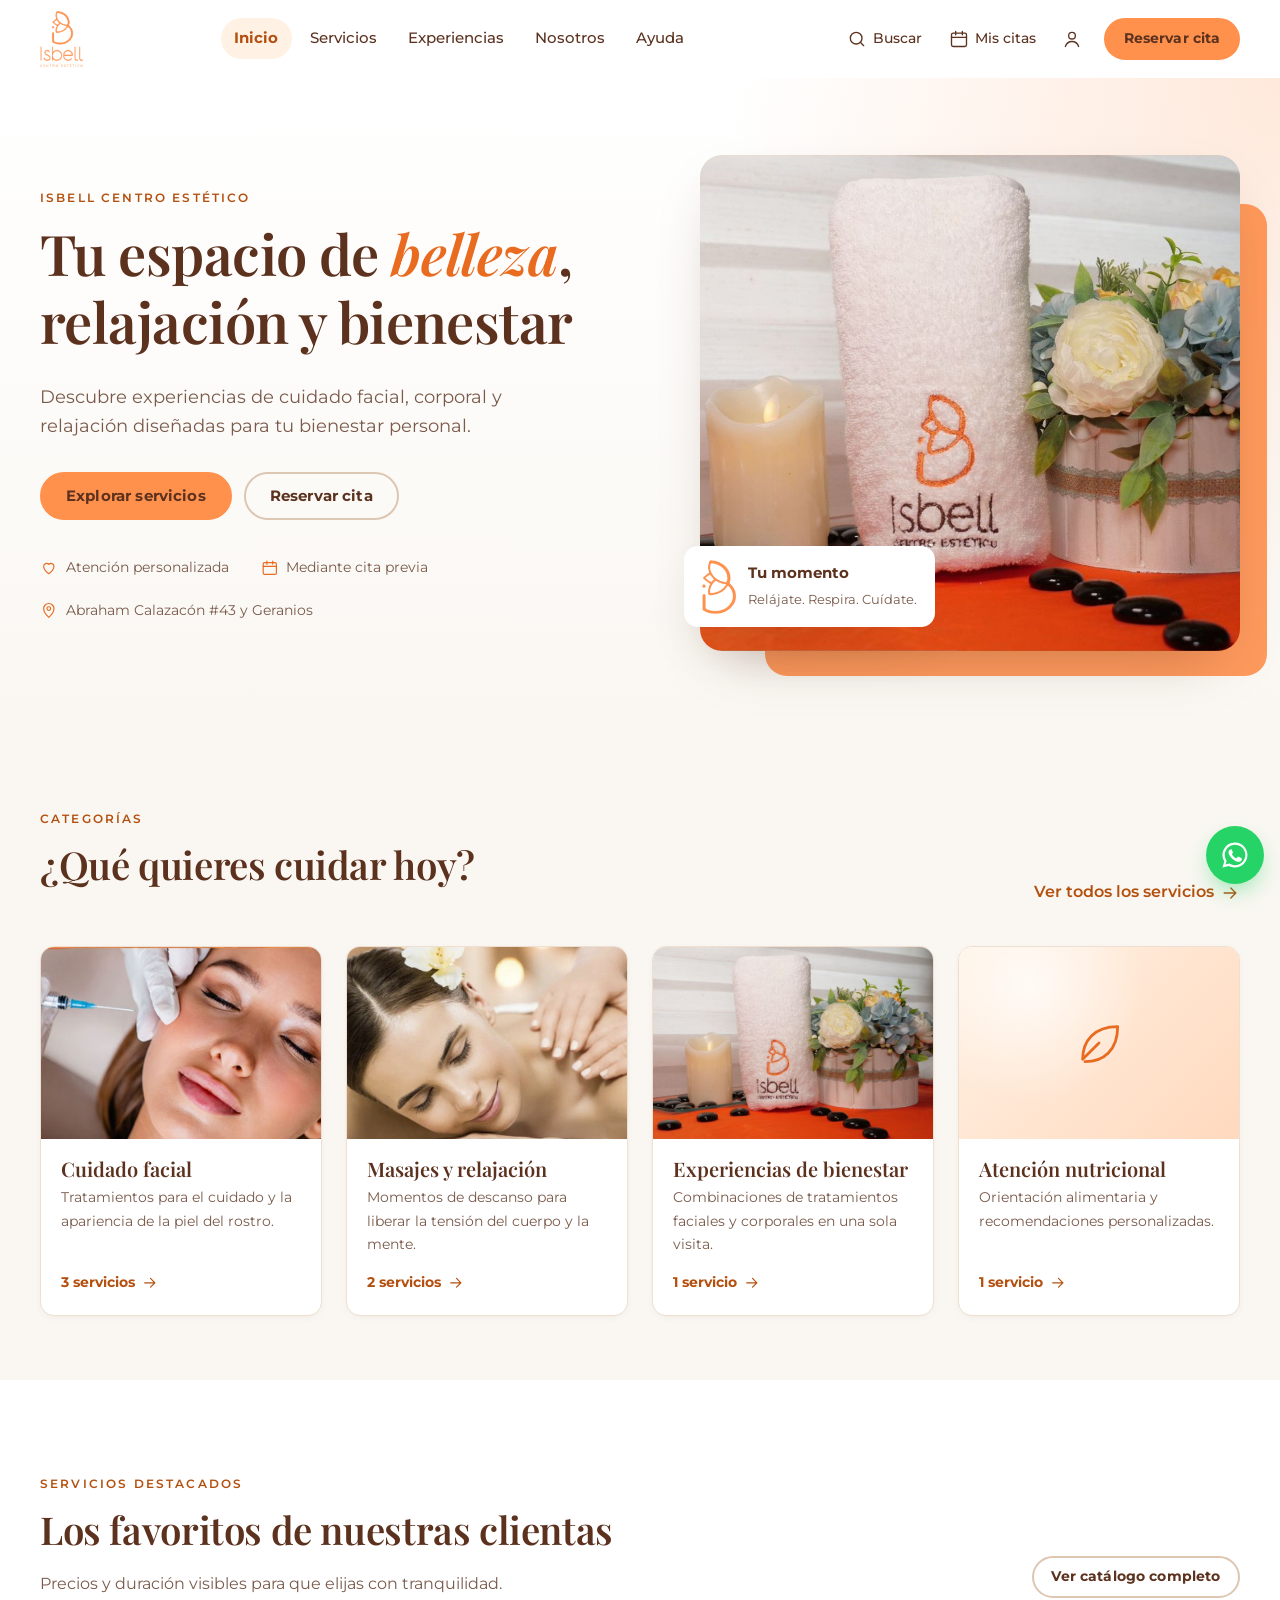
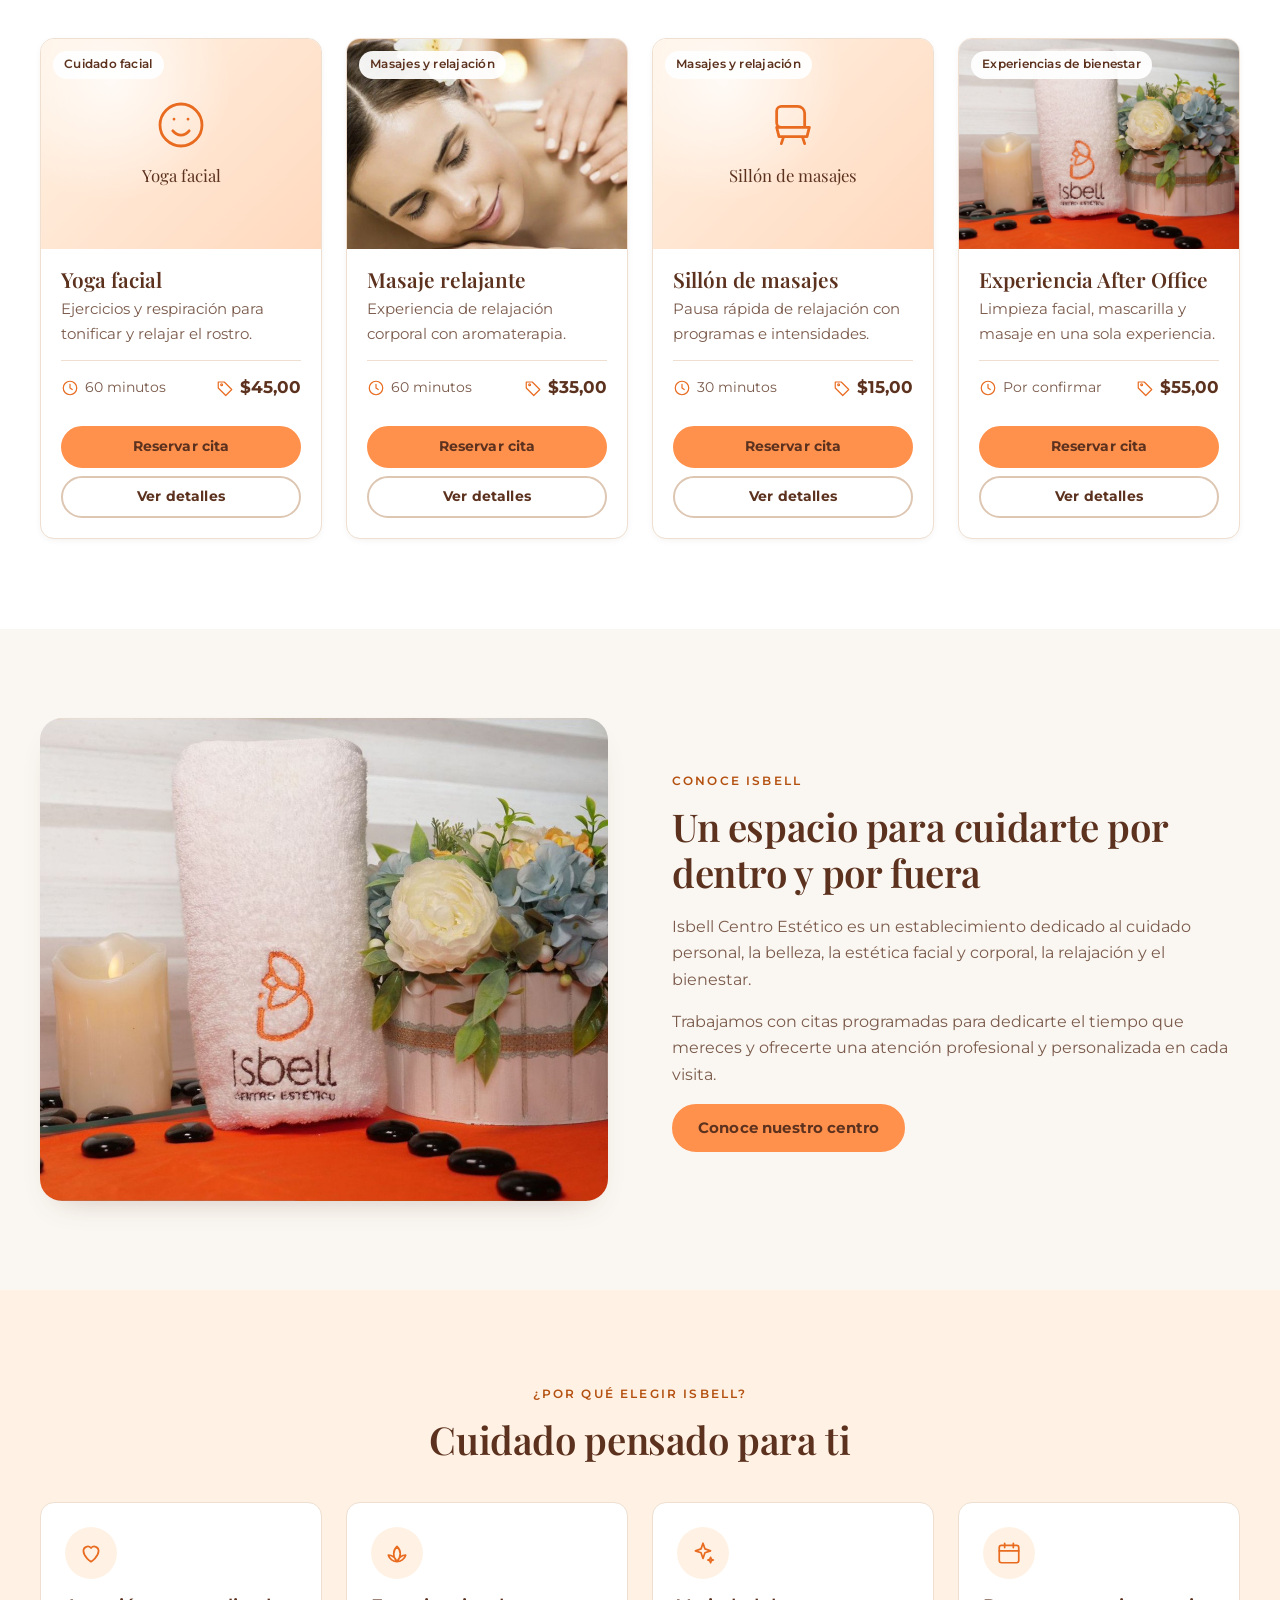
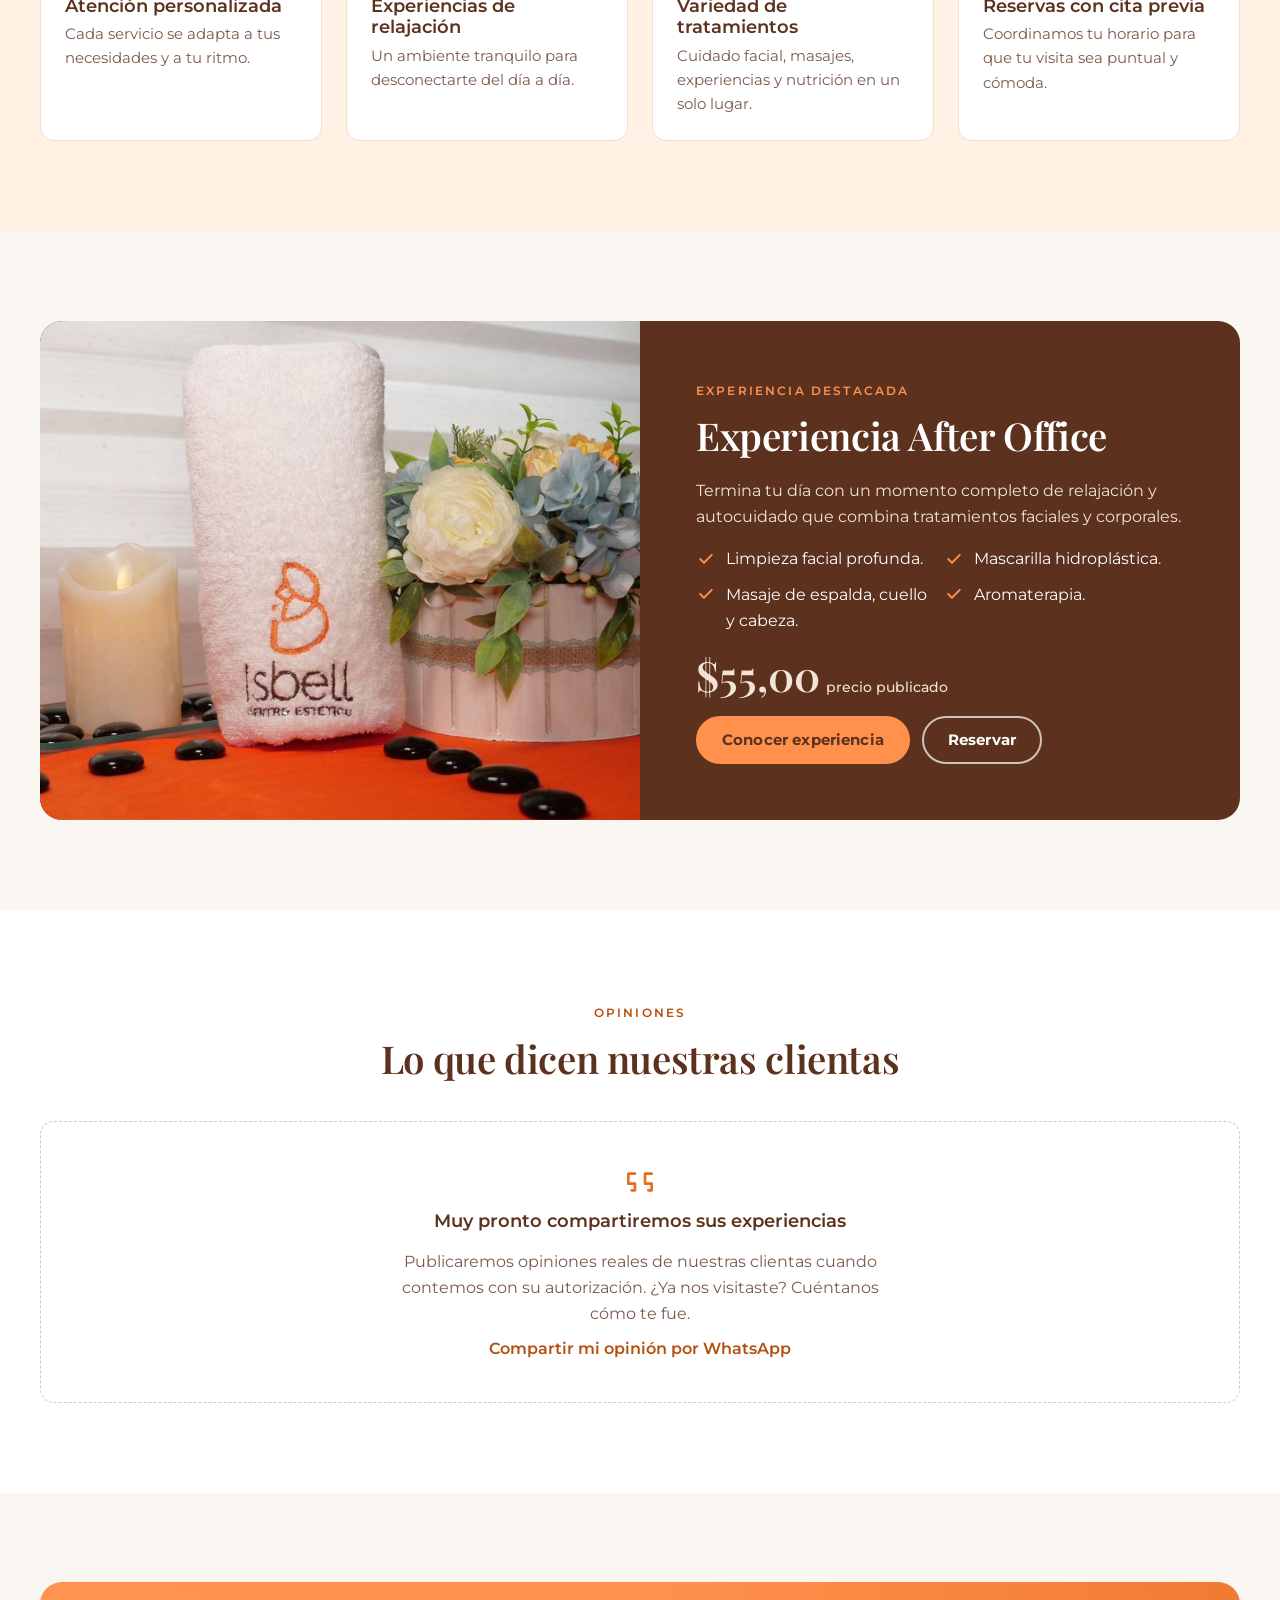
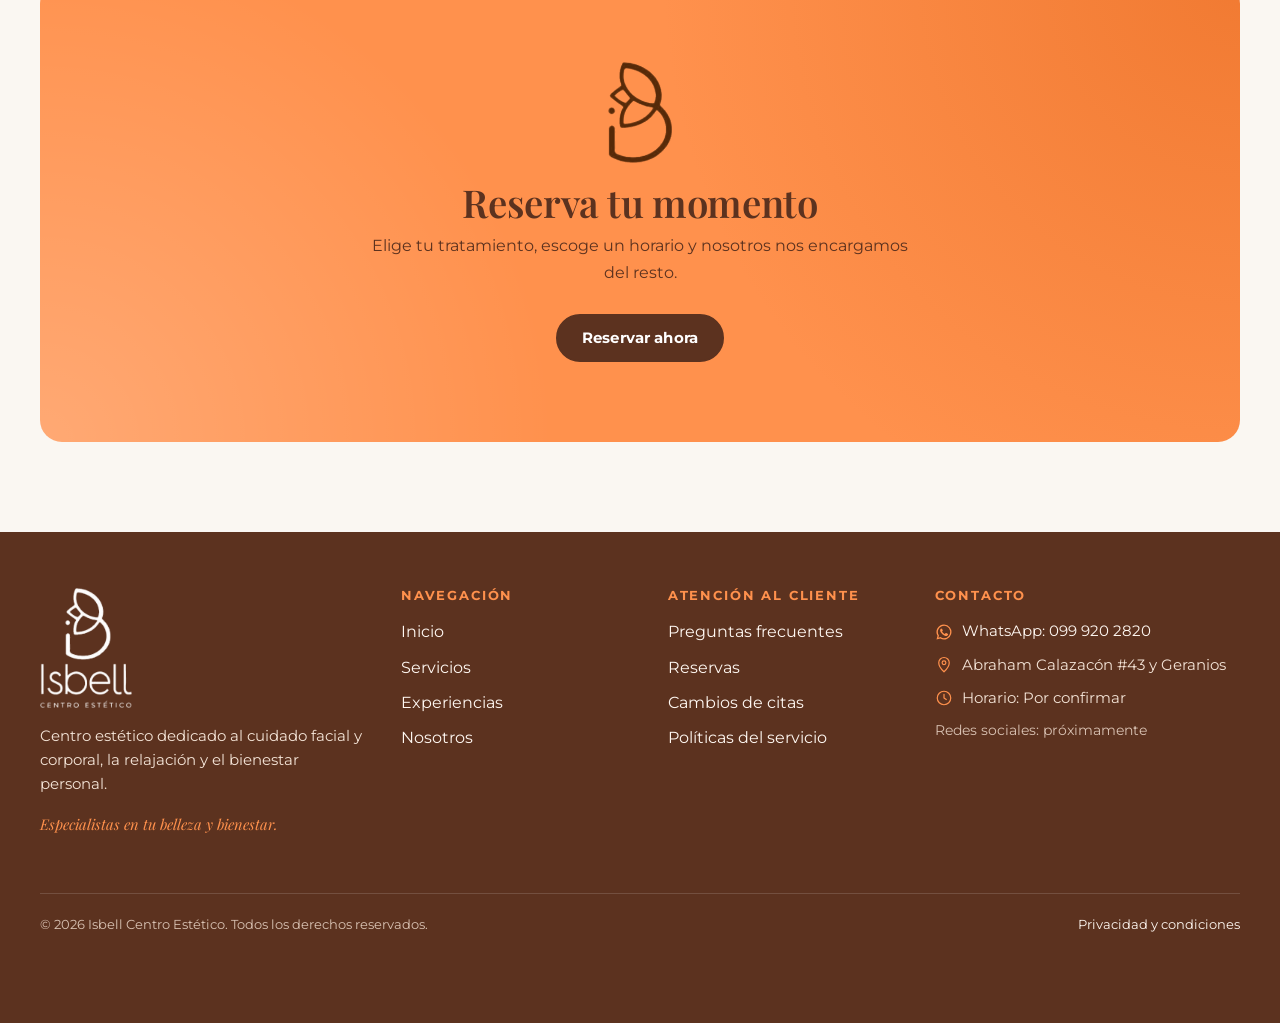
<file: index.html>
<!doctype html>
<html lang="es">
<head>
  <meta charset="utf-8">
  <meta name="viewport" content="width=device-width, initial-scale=1">
  <title>Isbell Centro Estético | Belleza, relajación y bienestar</title>
  <meta name="description" content="Isbell Centro Estético: cuidado facial, masajes, experiencias de bienestar y atención nutricional con atención personalizada y cita previa.">
  <meta name="theme-color" content="#FF914D">
  <meta property="og:title" content="Isbell Centro Estético | Belleza, relajación y bienestar">
  <meta property="og:description" content="Isbell Centro Estético: cuidado facial, masajes, experiencias de bienestar y atención nutricional con atención personalizada y cita previa.">
  <meta property="og:image" content="img/hero-spa.jpg">
  <link rel="icon" type="image/png" href="img/isotipo.png">
  <link rel="preconnect" href="https://fonts.googleapis.com">
  <link rel="preconnect" href="https://fonts.gstatic.com" crossorigin>
  <link href="https://fonts.googleapis.com/css2?family=Montserrat:wght@400;500;600;700&family=Playfair+Display:ital,wght@0,500;0,600;1,500&display=swap" rel="stylesheet">
  <link rel="stylesheet" href="assets/css/styles.css">
</head>
<body data-page="inicio">
  <div id="site-header"></div>
  <main id="main">
    <section class="hero">
      <div class="container hero__grid">
        <div class="reveal">
          <span class="eyebrow">Isbell Centro Estético</span>
          <h1>Tu espacio de <em>belleza</em>, relajación y bienestar</h1>
          <p class="hero__lead">Descubre experiencias de cuidado facial, corporal y relajación diseñadas para tu bienestar personal.</p>
          <div class="btn-row">
            <a class="btn" href="servicios.html">Explorar servicios</a>
            <a class="btn btn--outline" href="reservar.html">Reservar cita</a>
          </div>
          <ul class="hero__trust">
            <li data-icon="heart">Atención personalizada</li>
            <li data-icon="calendar">Mediante cita previa</li>
            <li data-icon="pin">Abraham Calazacón #43 y Geranios</li>
          </ul>
        </div>
        <div class="hero__media reveal">
          <img src="img/hero-spa.jpg" alt="Toalla bordada con el logotipo de Isbell junto a una vela, flores y piedras de masaje" width="1414" height="955">
          <div class="hero__badge">
            <img src="img/isotipo.png" alt="">
            <div><strong>Tu momento</strong><span>Relájate. Respira. Cuídate.</span></div>
          </div>
        </div>
      </div>
    </section>

    <section class="section section--tight" aria-labelledby="cat-title">
      <div class="container">
        <div class="section__row">
          <div class="section__head reveal">
            <span class="eyebrow">Categorías</span>
            <h2 id="cat-title">¿Qué quieres cuidar hoy?</h2>
          </div>
          <a class="link reveal" href="servicios.html">Ver todos los servicios <span data-icon="arrow"></span></a>
        </div>
        <div class="grid grid--4" id="home-cats"></div>
      </div>
    </section>

    <section class="section section--white" aria-labelledby="dest-title">
      <div class="container">
        <div class="section__row">
          <div class="section__head reveal">
            <span class="eyebrow">Servicios destacados</span>
            <h2 id="dest-title">Los favoritos de nuestras clientas</h2>
            <p>Precios y duración visibles para que elijas con tranquilidad.</p>
          </div>
          <a class="btn btn--outline btn--sm reveal" href="servicios.html">Ver catálogo completo</a>
        </div>
        <div class="grid grid--4" id="home-featured"></div>
      </div>
    </section>

    <section class="section" aria-labelledby="about-title">
      <div class="container split">
        <div class="photo-frame reveal"><img src="img/hero-spa.jpg" alt="Detalle de las instalaciones de Isbell Centro Estético" loading="lazy"></div>
        <div class="reveal">
          <span class="eyebrow">Conoce Isbell</span>
          <h2 id="about-title">Un espacio para cuidarte por dentro y por fuera</h2>
          <p class="muted">Isbell Centro Estético es un establecimiento dedicado al cuidado personal, la belleza, la estética facial y corporal, la relajación y el bienestar.</p>
          <p class="muted">Trabajamos con citas programadas para dedicarte el tiempo que mereces y ofrecerte una atención profesional y personalizada en cada visita.</p>
          <a class="btn" href="nosotros.html">Conoce nuestro centro</a>
        </div>
      </div>
    </section>

    <section class="section section--beige" aria-labelledby="why-title">
      <div class="container">
        <div class="section__head section__head--center reveal">
          <span class="eyebrow">¿Por qué elegir Isbell?</span>
          <h2 id="why-title">Cuidado pensado para ti</h2>
        </div>
        <div class="grid grid--4">
          <div class="feature reveal"><div class="feature__icon" data-icon="heart"></div><h3>Atención personalizada</h3><p>Cada servicio se adapta a tus necesidades y a tu ritmo.</p></div>
          <div class="feature reveal"><div class="feature__icon" data-icon="spa"></div><h3>Experiencias de relajación</h3><p>Un ambiente tranquilo para desconectarte del día a día.</p></div>
          <div class="feature reveal"><div class="feature__icon" data-icon="sparkle"></div><h3>Variedad de tratamientos</h3><p>Cuidado facial, masajes, experiencias y nutrición en un solo lugar.</p></div>
          <div class="feature reveal"><div class="feature__icon" data-icon="calendar"></div><h3>Reservas con cita previa</h3><p>Coordinamos tu horario para que tu visita sea puntual y cómoda.</p></div>
        </div>
      </div>
    </section>

    <section class="section" aria-labelledby="exp-title">
      <div class="container">
        <div class="promo reveal">
          <div class="promo__media"><img src="img/hero-spa.jpg" alt="Ambiente de relajación de Isbell" loading="lazy"></div>
          <div class="promo__body">
            <span class="eyebrow">Experiencia destacada</span>
            <h2 id="exp-title">Experiencia After Office</h2>
            <p>Termina tu día con un momento completo de relajación y autocuidado que combina tratamientos faciales y corporales.</p>
            <ul class="checks checks--2" id="ao-incluye"></ul>
            <p class="promo__price" id="ao-precio"></p>
            <div class="btn-row">
              <a class="btn" href="experiencias.html">Conocer experiencia</a>
              <a class="btn btn--ghost-light" href="reservar.html?servicio=after-office">Reservar</a>
            </div>
          </div>
        </div>
      </div>
    </section>

    <section class="section section--white" aria-labelledby="rev-title">
      <div class="container">
        <div class="section__head section__head--center reveal">
          <span class="eyebrow">Opiniones</span>
          <h2 id="rev-title">Lo que dicen nuestras clientas</h2>
        </div>
        <div class="reviews-empty reveal">
          <span data-icon="quote"></span>
          <h3>Muy pronto compartiremos sus experiencias</h3>
          <p>Publicaremos opiniones reales de nuestras clientas cuando contemos con su autorización. ¿Ya nos visitaste? Cuéntanos cómo te fue.</p>
          <a class="link" data-wa="Hola Isbell, quisiera compartir mi opinión sobre mi visita." href="#">Compartir mi opinión por WhatsApp</a>
        </div>
      </div>
    </section>

    <section class="section">
      <div class="container">
        <div class="cta reveal">
          <img src="img/isotipo.png" alt="" style="filter: brightness(0) saturate(100%) invert(19%) sepia(29%) saturate(1500%) hue-rotate(345deg) brightness(92%)">
          <h2>Reserva tu momento</h2>
          <p>Elige tu tratamiento, escoge un horario y nosotros nos encargamos del resto.</p>
          <div class="btn-row"><a class="btn" href="reservar.html">Reservar ahora</a></div>
        </div>
      </div>
    </section>
  </main>
  <div id="site-footer"></div>
  <script src="assets/js/data.js"></script>
  <script src="assets/js/app.js"></script>
  <script src="assets/js/pages/inicio.js"></script>
</body>
</html>
</file>
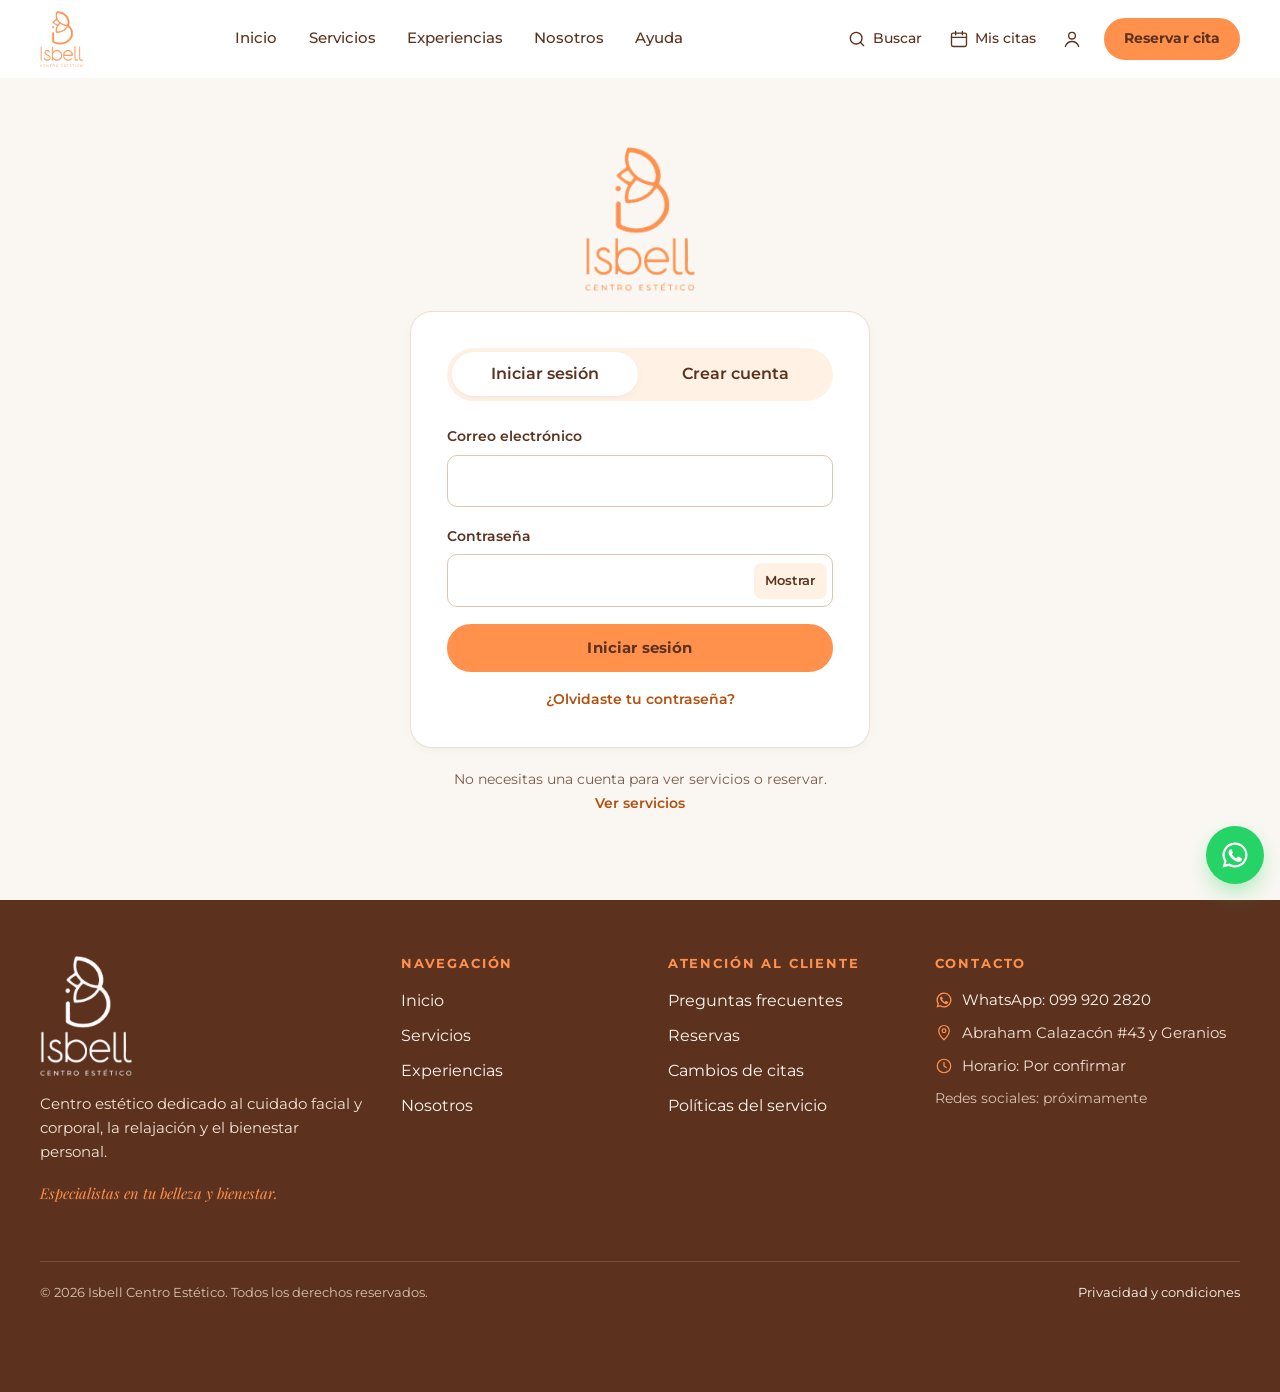
<file: acceso.html>
<!doctype html>
<html lang="es">
<head>
  <meta charset="utf-8">
  <meta name="viewport" content="width=device-width, initial-scale=1">
  <title>Iniciar sesión o crear cuenta | Isbell Centro Estético</title>
  <meta name="description" content="Accede a tu cuenta de Isbell Centro Estético para administrar tus citas.">
  <meta name="theme-color" content="#FF914D">
  <meta property="og:title" content="Iniciar sesión o crear cuenta | Isbell Centro Estético">
  <meta property="og:description" content="Accede a tu cuenta de Isbell Centro Estético para administrar tus citas.">
  <meta property="og:image" content="img/hero-spa.jpg">
  <link rel="icon" type="image/png" href="img/isotipo.png">
  <link rel="preconnect" href="https://fonts.googleapis.com">
  <link rel="preconnect" href="https://fonts.gstatic.com" crossorigin>
  <link href="https://fonts.googleapis.com/css2?family=Montserrat:wght@400;500;600;700&family=Playfair+Display:ital,wght@0,500;0,600;1,500&display=swap" rel="stylesheet">
  <link rel="stylesheet" href="assets/css/styles.css">
</head>
<body data-page="acceso">
  <div id="site-header"></div>
  <main id="main">
    <section class="auth">
      <div class="container" style="display:grid;place-items:center">
        <div class="auth__card">
          <img class="auth__logo" src="img/logo.png" alt="Isbell Centro Estético">
          <div class="form-card">
            <div class="auth__tabs" role="tablist" aria-label="Acceso">
              <button role="tab" id="tab-login" aria-controls="panel-login" aria-selected="true">Iniciar sesión</button>
              <button role="tab" id="tab-reg" aria-controls="panel-reg" aria-selected="false" tabindex="-1">Crear cuenta</button>
            </div>
            <p class="alert alert--error" id="auth-error" role="alert" hidden></p>

            <form id="panel-login" role="tabpanel" aria-labelledby="tab-login" novalidate>
              <div class="field"><label for="l-email">Correo electrónico</label><input id="l-email" name="email" type="email" autocomplete="email" required></div>
              <div class="field"><label for="l-clave">Contraseña</label><div class="pw"><input id="l-clave" name="clave" type="password" autocomplete="current-password" required><button type="button" data-toggle-pw>Mostrar</button></div></div>
              <button class="btn btn--block" type="submit">Iniciar sesión</button>
              <p class="center small" style="margin:1rem 0 0"><a class="link" href="#" id="forgot">¿Olvidaste tu contraseña?</a></p>
            </form>

            <form id="panel-reg" role="tabpanel" aria-labelledby="tab-reg" hidden novalidate>
              <div class="field-row">
                <div class="field"><label for="r-nombre">Nombre</label><input id="r-nombre" name="nombre" autocomplete="given-name" required></div>
                <div class="field"><label for="r-apellido">Apellido</label><input id="r-apellido" name="apellido" autocomplete="family-name" required></div>
              </div>
              <div class="field"><label for="r-email">Correo electrónico</label><input id="r-email" name="email" type="email" autocomplete="email" required></div>
              <div class="field"><label for="r-tel">Teléfono</label><input id="r-tel" name="telefono" type="tel" inputmode="tel" autocomplete="tel" placeholder="09XXXXXXXX" required></div>
              <div class="field"><label for="r-clave">Contraseña</label><div class="pw"><input id="r-clave" name="clave" type="password" autocomplete="new-password" required><button type="button" data-toggle-pw>Mostrar</button></div><p class="field__hint">Mínimo 8 caracteres.</p></div>
              <div class="field"><label for="r-clave2">Confirmar contraseña</label><input id="r-clave2" name="clave2" type="password" autocomplete="new-password" required></div>
              <div class="field"><label class="check"><input type="checkbox" name="condiciones"> <span>Acepto las <a class="link" href="ayuda.html#politicas" target="_blank">condiciones del servicio</a> y la <a class="link" href="ayuda.html#politicas" target="_blank">política de privacidad</a>.</span></label></div>
              <button class="btn btn--block" type="submit">Crear cuenta</button>
            </form>
          </div>
          <p class="center small muted" style="margin-top:1.25rem">No necesitas una cuenta para ver servicios o reservar. <a class="link" href="servicios.html">Ver servicios</a></p>
        </div>
      </div>
    </section>
  </main>
  <div id="site-footer"></div>
  <script src="assets/js/data.js"></script>
  <script src="assets/js/app.js"></script>
  <script src="assets/js/pages/acceso.js"></script>
</body>
</html>
</file>
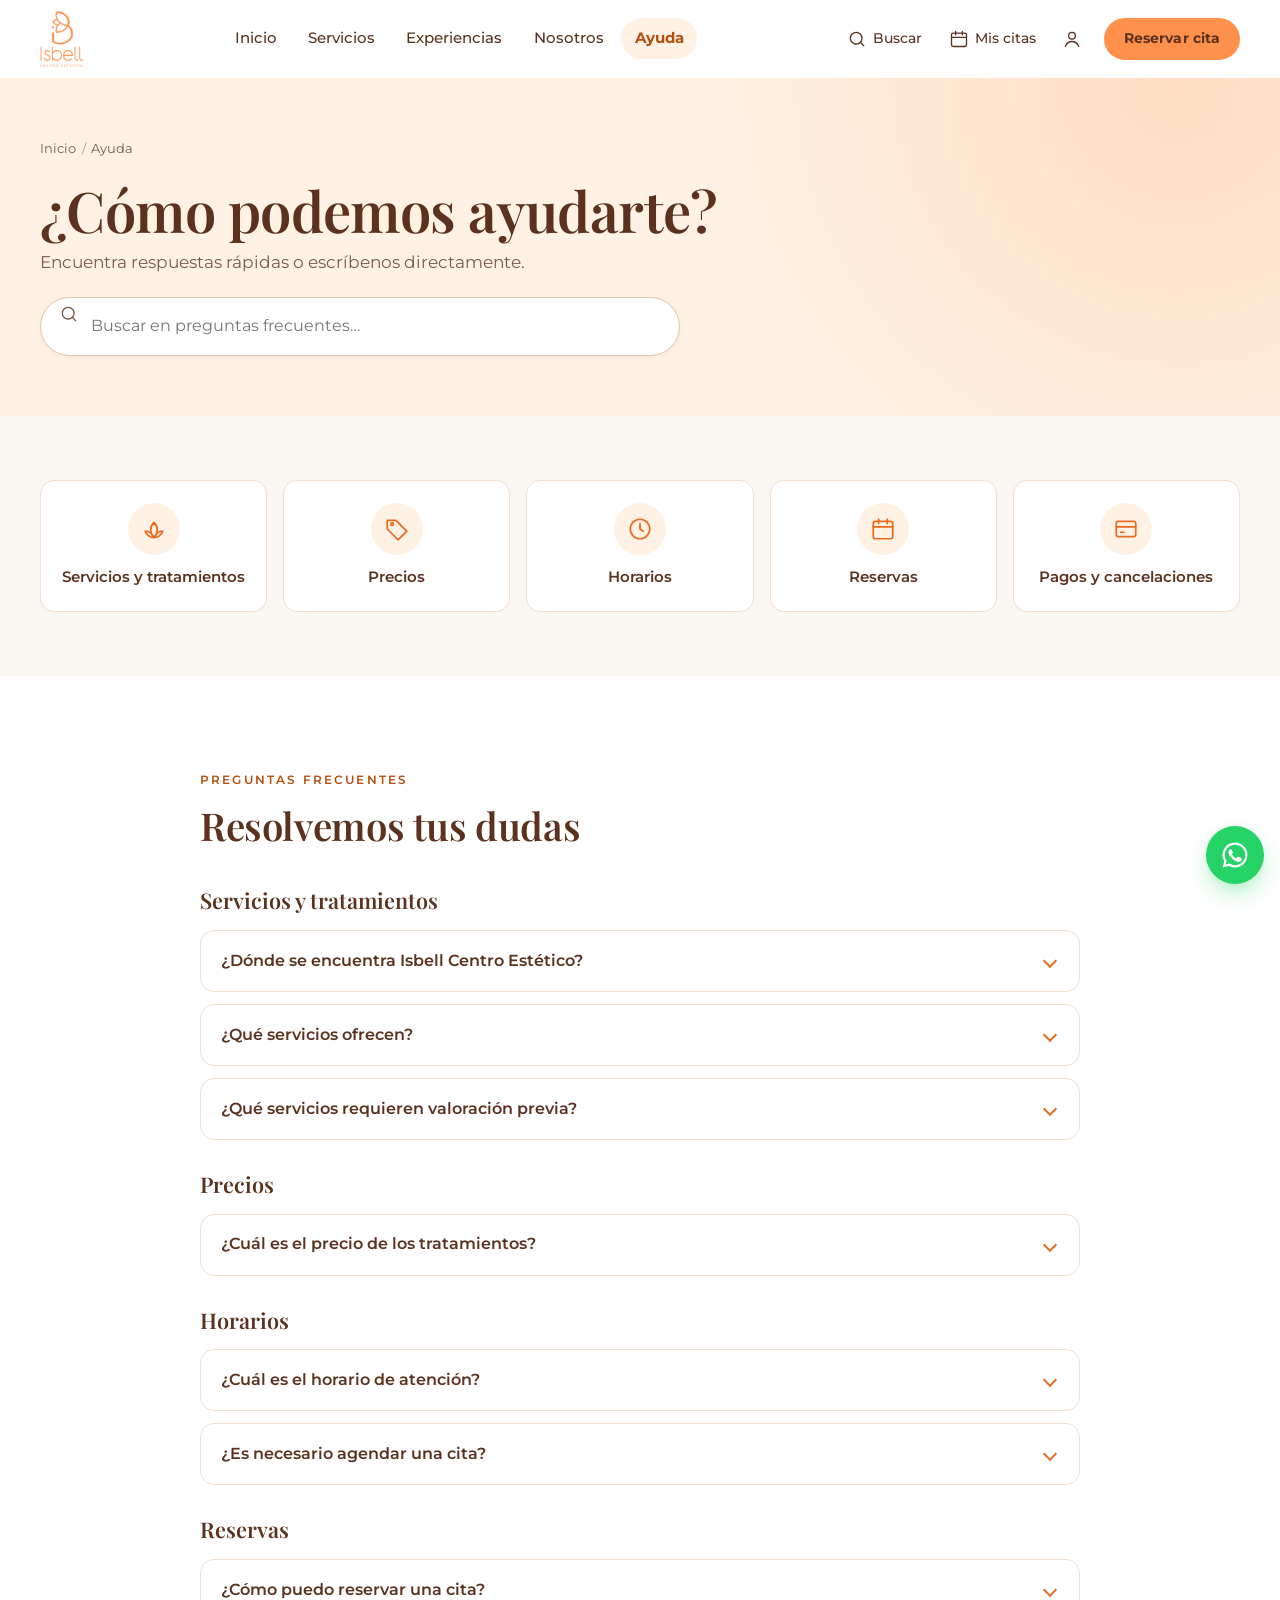
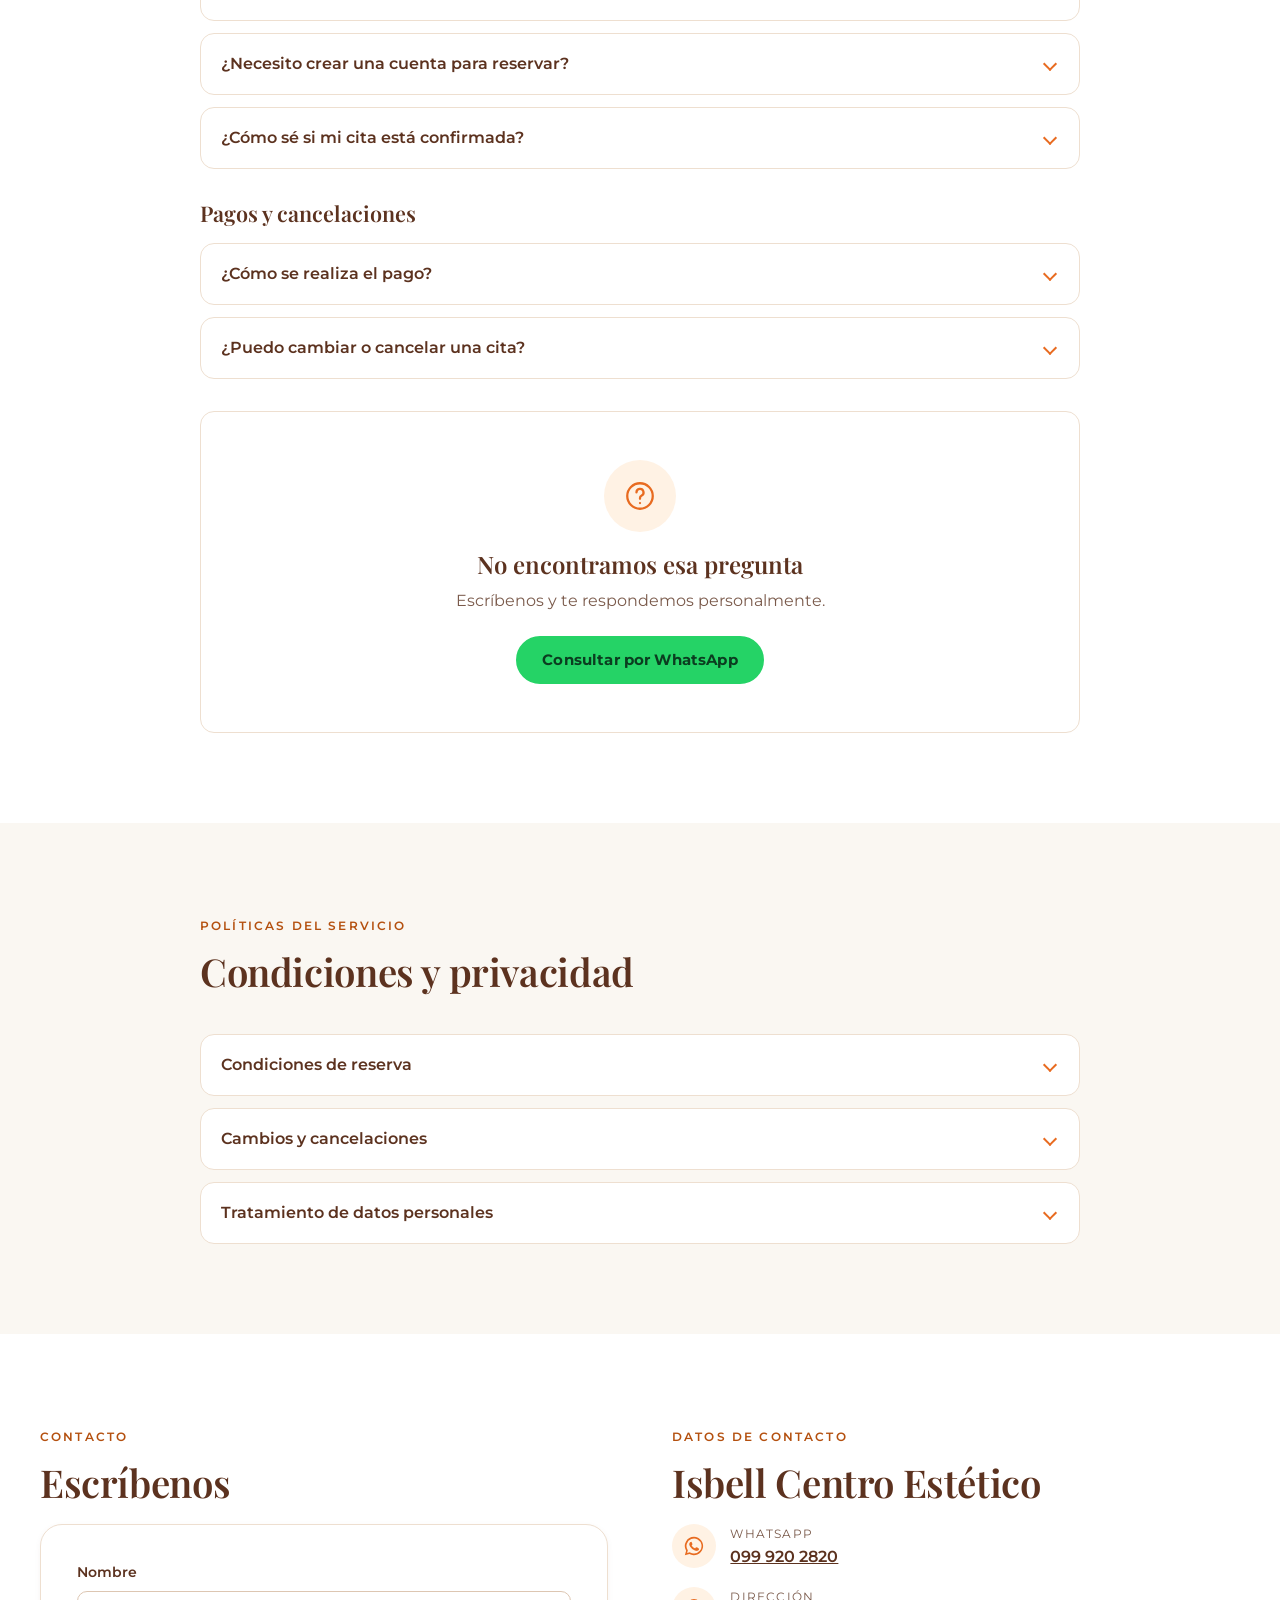
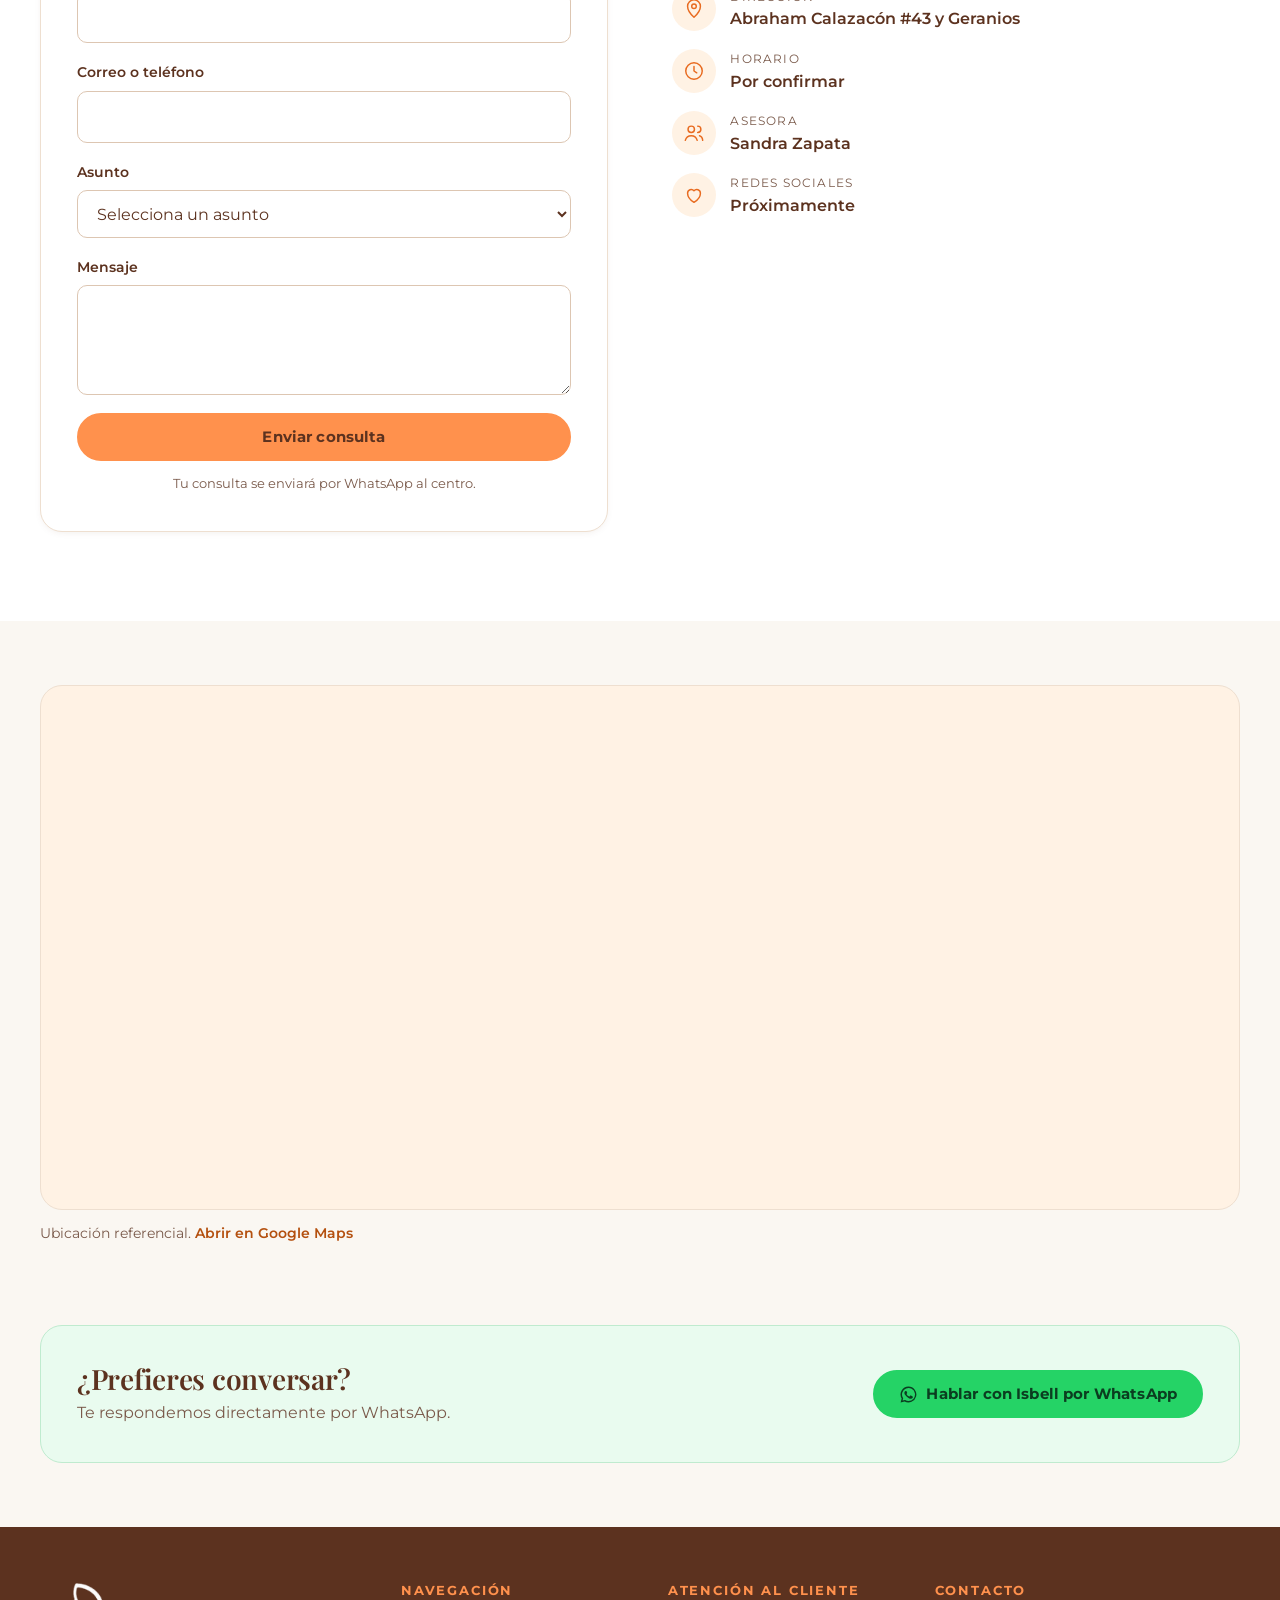
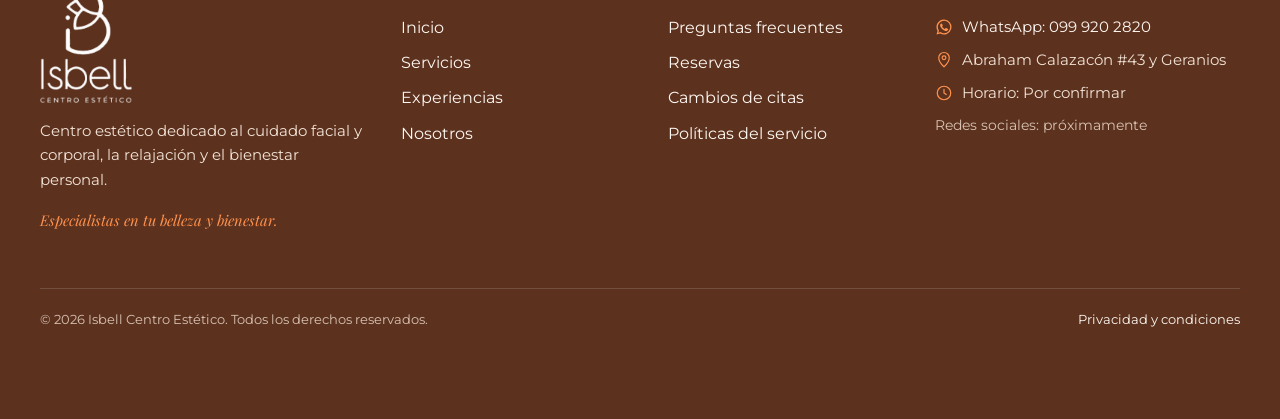
<file: ayuda.html>
<!doctype html>
<html lang="es">
<head>
  <meta charset="utf-8">
  <meta name="viewport" content="width=device-width, initial-scale=1">
  <title>Ayuda y contacto | Isbell Centro Estético</title>
  <meta name="description" content="Preguntas frecuentes, políticas y contacto de Isbell Centro Estético. WhatsApp 0999202820.">
  <meta name="theme-color" content="#FF914D">
  <meta property="og:title" content="Ayuda y contacto | Isbell Centro Estético">
  <meta property="og:description" content="Preguntas frecuentes, políticas y contacto de Isbell Centro Estético. WhatsApp 0999202820.">
  <meta property="og:image" content="img/hero-spa.jpg">
  <link rel="icon" type="image/png" href="img/isotipo.png">
  <link rel="preconnect" href="https://fonts.googleapis.com">
  <link rel="preconnect" href="https://fonts.gstatic.com" crossorigin>
  <link href="https://fonts.googleapis.com/css2?family=Montserrat:wght@400;500;600;700&family=Playfair+Display:ital,wght@0,500;0,600;1,500&display=swap" rel="stylesheet">
  <link rel="stylesheet" href="assets/css/styles.css">
</head>
<body data-page="ayuda">
  <div id="site-header"></div>
  <main id="main">
    <section class="page-hero">
      <div class="container">
        <ol class="crumbs"><li><a href="index.html">Inicio</a></li><li aria-current="page">Ayuda</li></ol>
        <h1>¿Cómo podemos ayudarte?</h1>
        <p>Encuentra respuestas rápidas o escríbenos directamente.</p>
        <div class="searchbar" style="max-width:640px;margin-top:1.25rem">
          <span data-icon="search"></span>
          <label for="faq-q" class="visually-hidden">Buscar en preguntas frecuentes</label>
          <input id="faq-q" type="search" placeholder="Buscar en preguntas frecuentes…" autocomplete="off">
        </div>
      </div>
    </section>

    <section class="section section--tight">
      <div class="container">
        <div class="help-cats">
          <a class="help-cat" href="#faq-servicios"><span class="feature__icon" data-icon="spa"></span>Servicios y tratamientos</a>
          <a class="help-cat" href="#faq-precios"><span class="feature__icon" data-icon="tag"></span>Precios</a>
          <a class="help-cat" href="#faq-horarios"><span class="feature__icon" data-icon="clock"></span>Horarios</a>
          <a class="help-cat" href="#faq-reservas"><span class="feature__icon" data-icon="calendar"></span>Reservas</a>
          <a class="help-cat" href="#faq-pagos"><span class="feature__icon" data-icon="card"></span>Pagos y cancelaciones</a>
        </div>
      </div>
    </section>

    <section class="section section--white" id="faq" aria-labelledby="faq-h">
      <div class="container" style="max-width:880px">
        <div class="section__head"><span class="eyebrow">Preguntas frecuentes</span><h2 id="faq-h">Resolvemos tus dudas</h2></div>
        <div id="faq-list">
          <div class="faq-group" id="faq-servicios"><h3>Servicios y tratamientos</h3><div class="accordion">
            <details class="acc"><summary>¿Dónde se encuentra Isbell Centro Estético?</summary><div class="acc__body"><p>En Abraham Calazacón #43 y Geranios.</p></div></details>
            <details class="acc"><summary>¿Qué servicios ofrecen?</summary><div class="acc__body"><p>Cuidado facial, masajes y relajación, experiencias de bienestar y atención nutricional. Consulta el <a class="link" href="servicios.html">catálogo completo</a>.</p></div></details>
            <details class="acc"><summary>¿Qué servicios requieren valoración previa?</summary><div class="acc__body"><p>El tratamiento de melasma y la mesoterapia facial requieren una valoración profesional previa para determinar si son adecuados para ti.</p></div></details>
          </div></div>
          <div class="faq-group" id="faq-precios"><h3>Precios</h3><div class="accordion">
            <details class="acc"><summary>¿Cuál es el precio de los tratamientos?</summary><div class="acc__body"><p>Los servicios tienen tarifas individuales. Puedes consultarlas en el catálogo o contactar al establecimiento. Los servicios que requieren valoración muestran «Consultar precio».</p></div></details>
          </div></div>
          <div class="faq-group" id="faq-horarios"><h3>Horarios</h3><div class="accordion">
            <details class="acc"><summary>¿Cuál es el horario de atención?</summary><div class="acc__body"><p>El horario será incorporado cuando sea confirmado por Isbell. Mientras tanto, puedes consultarlo por WhatsApp.</p></div></details>
            <details class="acc"><summary>¿Es necesario agendar una cita?</summary><div class="acc__body"><p>Sí. La atención se realiza mediante cita previa.</p></div></details>
          </div></div>
          <div class="faq-group" id="faq-reservas"><h3>Reservas</h3><div class="accordion">
            <details class="acc"><summary>¿Cómo puedo reservar una cita?</summary><div class="acc__body"><p>Puedes comunicarte mediante WhatsApp o utilizar nuestro <a class="link" href="reservar.html">sistema de reservas</a>: eliges servicio, fecha y horario, y el personal confirma tu cita.</p></div></details>
            <details class="acc"><summary>¿Necesito crear una cuenta para reservar?</summary><div class="acc__body"><p>No. La cuenta es opcional y solo sirve para administrar tus citas con mayor facilidad.</p></div></details>
            <details class="acc"><summary>¿Cómo sé si mi cita está confirmada?</summary><div class="acc__body"><p>Tu solicitud queda registrada como «Pendiente» hasta que el personal verifique la disponibilidad y te confirme por WhatsApp.</p></div></details>
          </div></div>
          <div class="faq-group" id="faq-pagos"><h3>Pagos y cancelaciones</h3><div class="accordion">
            <details class="acc"><summary>¿Cómo se realiza el pago?</summary><div class="acc__body"><p>Por ahora el pago se realiza en el establecimiento, según las condiciones establecidas por el centro.</p></div></details>
            <details class="acc"><summary>¿Puedo cambiar o cancelar una cita?</summary><div class="acc__body"><p>Sí, desde <a class="link" href="mis-citas.html">Mis citas</a> o por WhatsApp. Se aplicarán las condiciones de cambios y cancelaciones que establezca el centro.</p></div></details>
          </div></div>
          <div class="empty" id="faq-empty" hidden>
            <div class="empty__icon" data-icon="help"></div>
            <h3>No encontramos esa pregunta</h3>
            <p>Escríbenos y te respondemos personalmente.</p>
            <a class="btn btn--wa" data-wa="Hola Isbell, tengo una consulta." href="#">Consultar por WhatsApp</a>
          </div>
        </div>
      </div>
    </section>

    <section class="section" id="politicas" aria-labelledby="pol-h">
      <div class="container" style="max-width:880px">
        <div class="section__head"><span class="eyebrow">Políticas del servicio</span><h2 id="pol-h">Condiciones y privacidad</h2></div>
        <div class="accordion">
          <details class="acc"><summary>Condiciones de reserva</summary><div class="acc__body">
            <p>Las solicitudes de cita realizadas en este sitio quedan sujetas a la confirmación del personal de Isbell según la disponibilidad real de la agenda.</p>
            <p>Los procedimientos que lo requieran están sujetos a una valoración profesional previa. Los resultados de los tratamientos dependen de las características individuales de cada persona.</p>
          </div></details>
          <details class="acc"><summary>Cambios y cancelaciones</summary><div class="acc__body">
            <p>Puedes solicitar cambios o cancelaciones desde Mis citas o por WhatsApp. Te pedimos avisar con la mayor anticipación posible. Se aplicarán las condiciones que establezca el centro.</p>
          </div></details>
          <details class="acc"><summary>Tratamiento de datos personales</summary><div class="acc__body">
            <p>Solo solicitamos los datos necesarios para gestionar tu cita: nombre, apellido, teléfono y, de forma opcional, tu correo electrónico. No solicitamos ni almacenamos datos de tarjetas bancarias ni historiales clínicos en este sitio.</p>
            <p>En esta versión, la información de tus citas y de tu cuenta se guarda en tu propio navegador. Puedes eliminarla en cualquier momento desde Mi cuenta → Configuración.</p>
          </div></details>
        </div>
      </div>
    </section>

    <section class="section section--white" id="contacto" aria-labelledby="ct-h">
      <div class="container split" style="align-items:start">
        <div>
          <span class="eyebrow">Contacto</span>
          <h2 id="ct-h">Escríbenos</h2>
          <form class="form-card" id="contact-form" novalidate>
            <div class="field"><label for="c-nombre">Nombre</label><input id="c-nombre" name="nombre" autocomplete="name" required></div>
            <div class="field"><label for="c-contacto">Correo o teléfono</label><input id="c-contacto" name="contacto" autocomplete="email" required></div>
            <div class="field"><label for="c-asunto">Asunto</label>
              <select id="c-asunto" name="asunto" required>
                <option value="">Selecciona un asunto</option>
                <option>Información de servicios</option><option>Precios</option><option>Horarios</option>
                <option>Reservas</option><option>Pagos y cancelaciones</option><option>Otro</option>
              </select></div>
            <div class="field"><label for="c-msg">Mensaje</label><textarea id="c-msg" name="mensaje" required></textarea></div>
            <button class="btn btn--block" type="submit">Enviar consulta</button>
            <p class="field__hint center" style="margin-top:.75rem">Tu consulta se enviará por WhatsApp al centro.</p>
          </form>
        </div>
        <div>
          <span class="eyebrow">Datos de contacto</span>
          <h2>Isbell Centro Estético</h2>
          <ul class="contact-list" id="contact-list"></ul>
        </div>
      </div>
    </section>

    <section class="section section--tight" aria-labelledby="map-h">
      <div class="container">
        <h2 id="map-h" class="visually-hidden">Ubicación</h2>
        <div class="map" id="map"></div>
        <p class="small muted" style="margin-top:.75rem">Ubicación referencial. <a class="link" id="map-link" target="_blank" rel="noopener" href="#">Abrir en Google Maps</a></p>
      </div>
    </section>

    <section class="section section--tight" style="padding-top:0">
      <div class="container">
        <div class="wa-block">
          <div><h2>¿Prefieres conversar?</h2><p>Te respondemos directamente por WhatsApp.</p></div>
          <a class="btn btn--wa" data-wa="Hola, quisiera recibir información sobre los servicios de Isbell Centro Estético." href="#"><span data-wa-icon></span>Hablar con Isbell por WhatsApp</a>
        </div>
      </div>
    </section>
  </main>
  <div id="site-footer"></div>
  <script src="assets/js/data.js"></script>
  <script src="assets/js/app.js"></script>
  <script src="assets/js/pages/ayuda.js"></script>
</body>
</html>
</file>
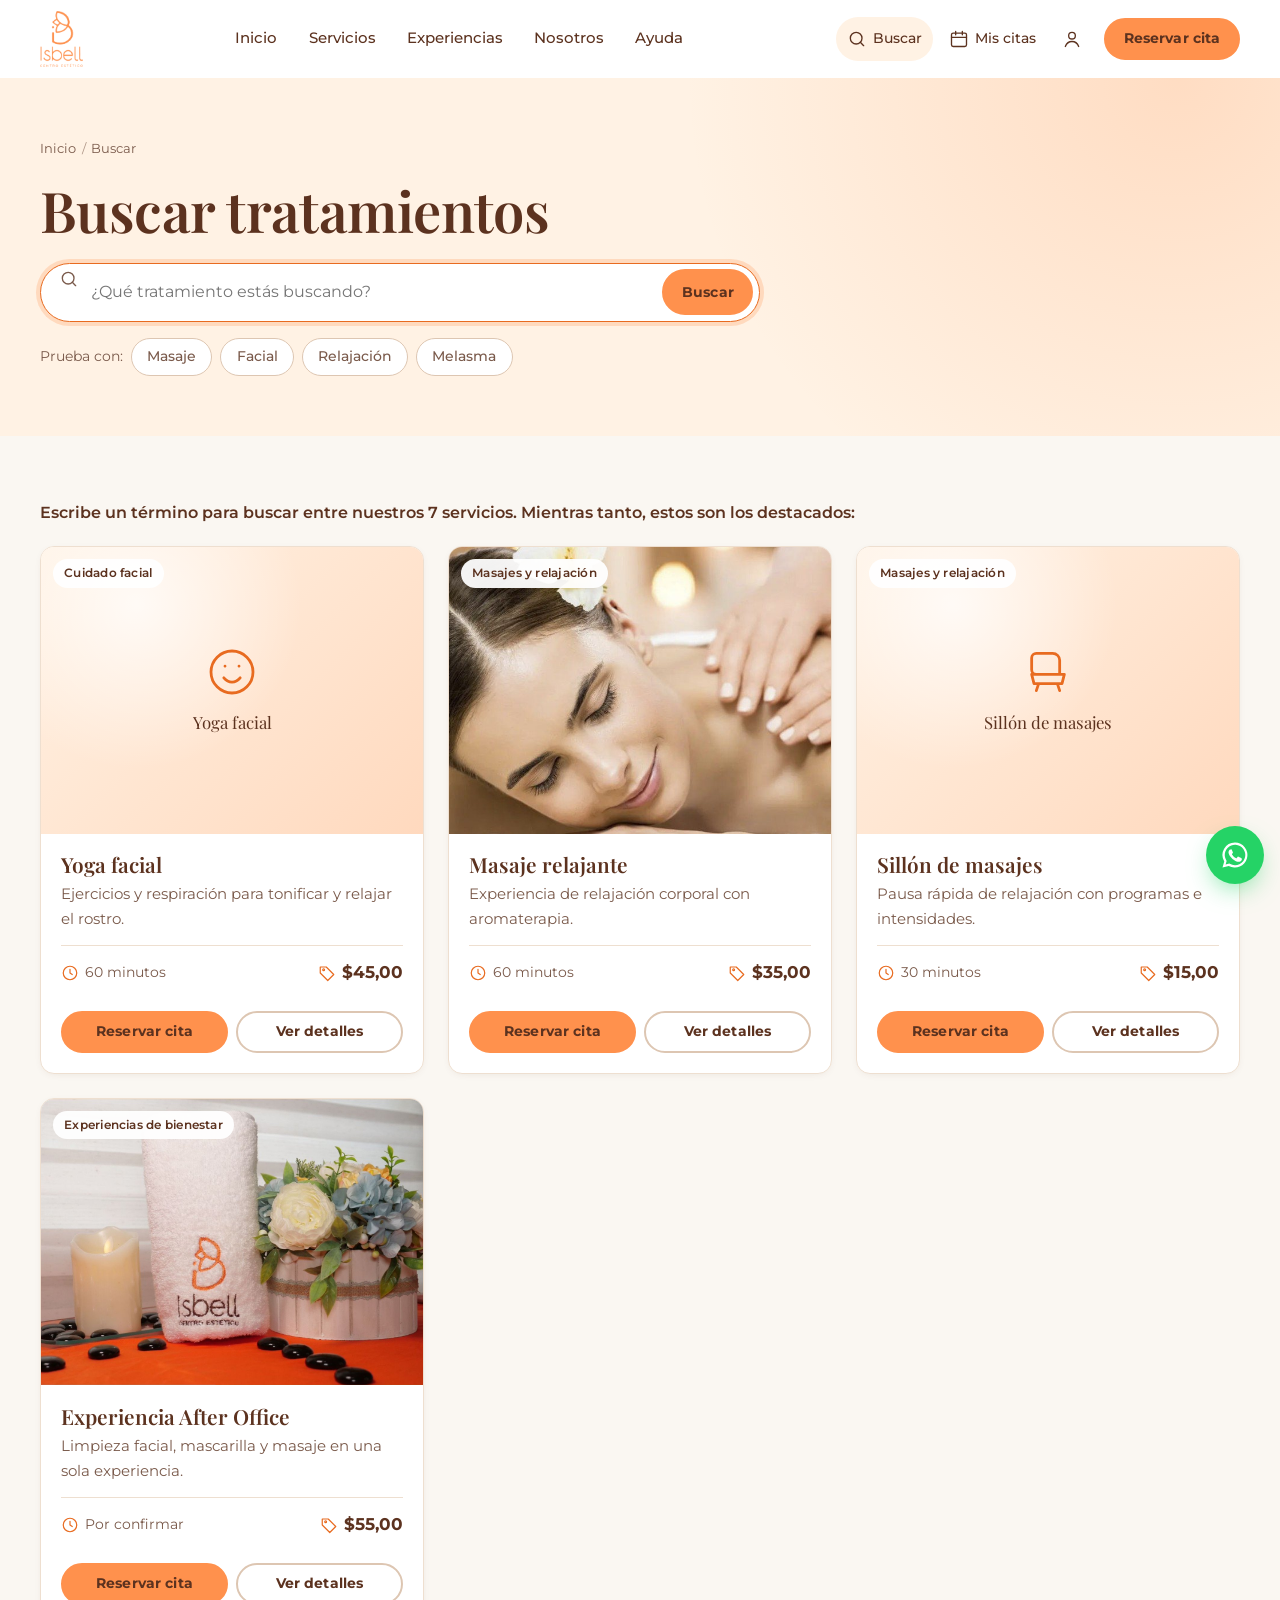
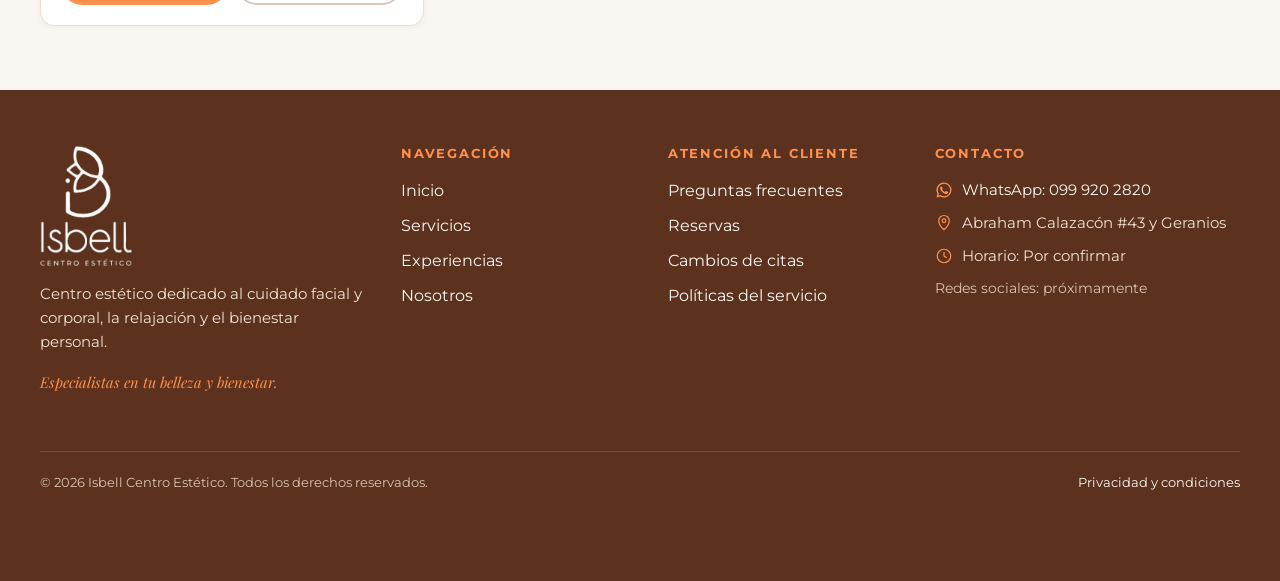
<file: buscar.html>
<!doctype html>
<html lang="es">
<head>
  <meta charset="utf-8">
  <meta name="viewport" content="width=device-width, initial-scale=1">
  <title>Buscar tratamientos | Isbell Centro Estético</title>
  <meta name="description" content="Busca tratamientos y servicios en Isbell Centro Estético.">
  <meta name="theme-color" content="#FF914D">
  <meta property="og:title" content="Buscar tratamientos | Isbell Centro Estético">
  <meta property="og:description" content="Busca tratamientos y servicios en Isbell Centro Estético.">
  <meta property="og:image" content="img/hero-spa.jpg">
  <link rel="icon" type="image/png" href="img/isotipo.png">
  <link rel="preconnect" href="https://fonts.googleapis.com">
  <link rel="preconnect" href="https://fonts.gstatic.com" crossorigin>
  <link href="https://fonts.googleapis.com/css2?family=Montserrat:wght@400;500;600;700&family=Playfair+Display:ital,wght@0,500;0,600;1,500&display=swap" rel="stylesheet">
  <link rel="stylesheet" href="assets/css/styles.css">
</head>
<body data-page="buscar">
  <div id="site-header"></div>
  <main id="main">
    <section class="page-hero">
      <div class="container">
        <ol class="crumbs"><li><a href="index.html">Inicio</a></li><li aria-current="page">Buscar</li></ol>
        <h1>Buscar tratamientos</h1>
        <form id="search-form" role="search" style="max-width:720px;margin-top:1.25rem">
          <div class="searchbar">
            <span data-icon="search"></span>
            <label for="search-q" class="visually-hidden">¿Qué tratamiento estás buscando?</label>
            <input id="search-q" name="q" type="search" placeholder="¿Qué tratamiento estás buscando?" autocomplete="off">
            <button class="btn btn--sm" type="submit">Buscar</button>
          </div>
          <div class="suggest">Prueba con:
            <a class="chip" href="buscar.html?q=masaje">Masaje</a>
            <a class="chip" href="buscar.html?q=facial">Facial</a>
            <a class="chip" href="buscar.html?q=relajación">Relajación</a>
            <a class="chip" href="buscar.html?q=melasma">Melasma</a>
          </div>
        </form>
      </div>
    </section>
    <section class="section section--tight">
      <div class="container">
        <p class="toolbar__count" id="search-summary" aria-live="polite"></p>
        <div class="grid grid--3" id="search-results" style="margin-top:1.25rem"></div>
      </div>
    </section>
  </main>
  <div id="site-footer"></div>
  <script src="assets/js/data.js"></script>
  <script src="assets/js/app.js"></script>
  <script src="assets/js/pages/buscar.js"></script>
</body>
</html>
</file>
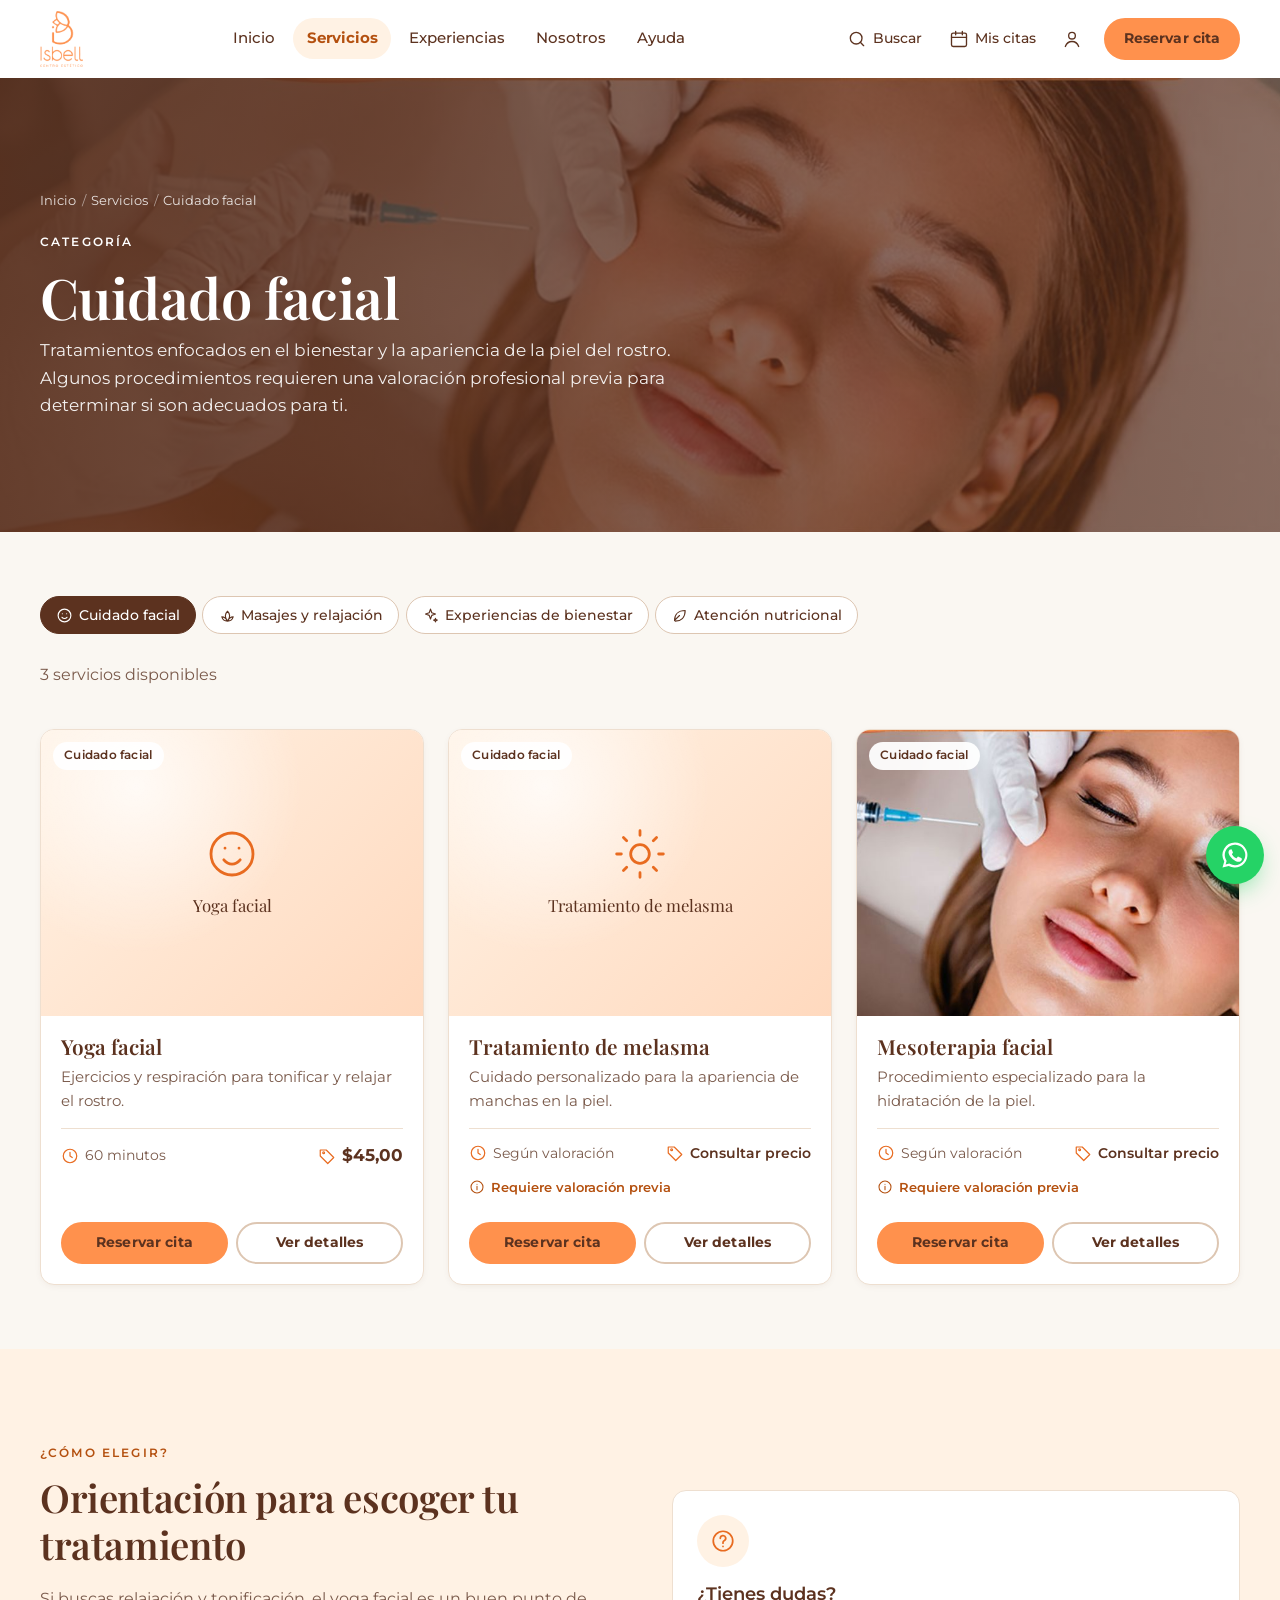
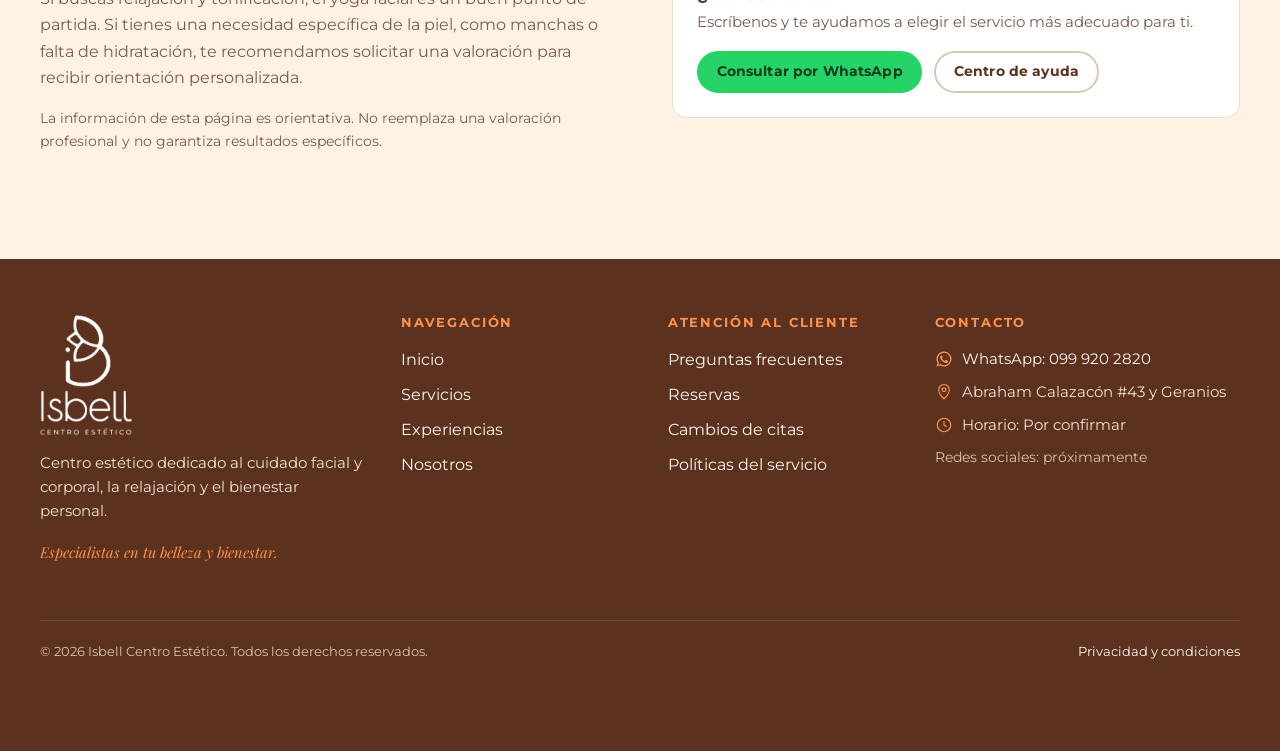
<file: categoria.html>
<!doctype html>
<html lang="es">
<head>
  <meta charset="utf-8">
  <meta name="viewport" content="width=device-width, initial-scale=1">
  <title>Categoría | Isbell Centro Estético</title>
  <meta name="description" content="Servicios de Isbell Centro Estético agrupados por categoría.">
  <meta name="theme-color" content="#FF914D">
  <meta property="og:title" content="Categoría | Isbell Centro Estético">
  <meta property="og:description" content="Servicios de Isbell Centro Estético agrupados por categoría.">
  <meta property="og:image" content="img/hero-spa.jpg">
  <link rel="icon" type="image/png" href="img/isotipo.png">
  <link rel="preconnect" href="https://fonts.googleapis.com">
  <link rel="preconnect" href="https://fonts.gstatic.com" crossorigin>
  <link href="https://fonts.googleapis.com/css2?family=Montserrat:wght@400;500;600;700&family=Playfair+Display:ital,wght@0,500;0,600;1,500&display=swap" rel="stylesheet">
  <link rel="stylesheet" href="assets/css/styles.css">
</head>
<body data-page="servicios">
  <div id="site-header"></div>
  <main id="main">
    <section class="page-hero page-hero--photo" id="cat-hero">
      <img id="cat-img" src="img/hero-spa.jpg" alt="">
      <div class="container">
        <ol class="crumbs"><li><a href="index.html">Inicio</a></li><li><a href="servicios.html">Servicios</a></li><li aria-current="page" id="cat-crumb"></li></ol>
        <span class="eyebrow">Categoría</span>
        <h1 id="cat-name"></h1>
        <p id="cat-intro"></p>
      </div>
    </section>
    <section class="section section--tight">
      <div class="container">
        <nav class="tabs" aria-label="Categorías" id="cat-tabs"></nav>
        <div class="section__head"><h2 class="visually-hidden">Servicios disponibles</h2><p id="cat-count"></p></div>
        <div class="grid grid--3" id="cat-list"></div>
      </div>
    </section>
    <section class="section section--beige">
      <div class="container split">
        <div>
          <span class="eyebrow">¿Cómo elegir?</span>
          <h2>Orientación para escoger tu tratamiento</h2>
          <p class="muted" id="cat-guia"></p>
          <p class="muted small">La información de esta página es orientativa. No reemplaza una valoración profesional y no garantiza resultados específicos.</p>
        </div>
        <div class="feature">
          <div class="feature__icon" data-icon="help"></div>
          <h3>¿Tienes dudas?</h3>
          <p>Escríbenos y te ayudamos a elegir el servicio más adecuado para ti.</p>
          <div class="btn-row" style="margin-top:1rem">
            <a class="btn btn--wa btn--sm" data-wa="Hola Isbell, necesito ayuda para elegir un tratamiento." href="#">Consultar por WhatsApp</a>
            <a class="btn btn--outline btn--sm" href="ayuda.html">Centro de ayuda</a>
          </div>
        </div>
      </div>
    </section>
  </main>
  <div id="site-footer"></div>
  <script src="assets/js/data.js"></script>
  <script src="assets/js/app.js"></script>
  <script src="assets/js/pages/categoria.js"></script>
</body>
</html>
</file>
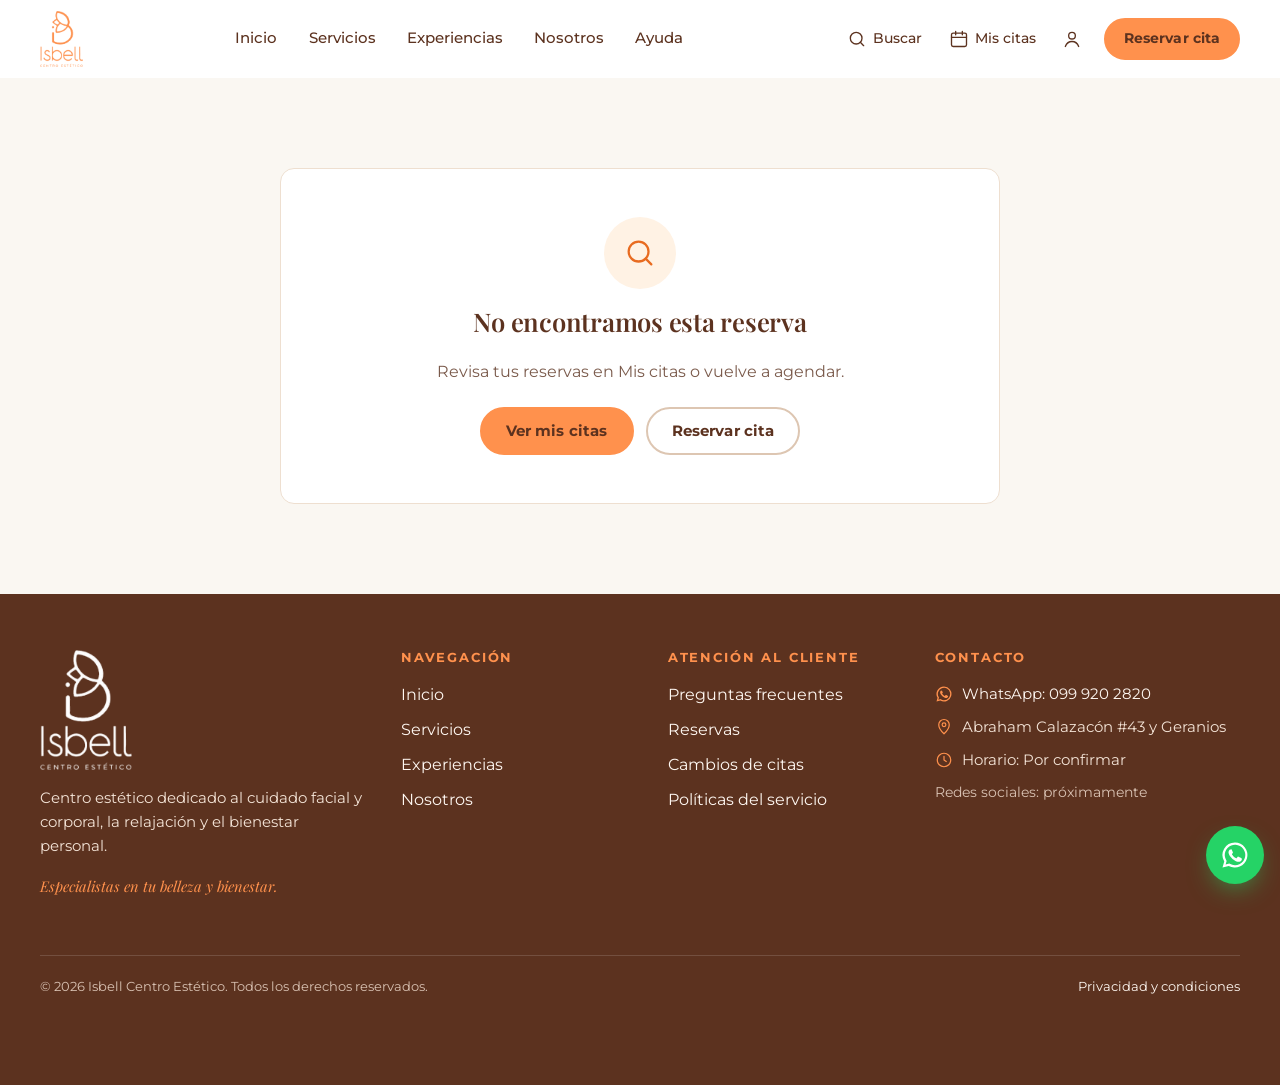
<file: confirmacion.html>
<!doctype html>
<html lang="es">
<head>
  <meta charset="utf-8">
  <meta name="viewport" content="width=device-width, initial-scale=1">
  <title>Confirmación de cita | Isbell Centro Estético</title>
  <meta name="description" content="Estado de tu reserva en Isbell Centro Estético.">
  <meta name="theme-color" content="#FF914D">
  <meta property="og:title" content="Confirmación de cita | Isbell Centro Estético">
  <meta property="og:description" content="Estado de tu reserva en Isbell Centro Estético.">
  <meta property="og:image" content="img/hero-spa.jpg">
  <link rel="icon" type="image/png" href="img/isotipo.png">
  <link rel="preconnect" href="https://fonts.googleapis.com">
  <link rel="preconnect" href="https://fonts.gstatic.com" crossorigin>
  <link href="https://fonts.googleapis.com/css2?family=Montserrat:wght@400;500;600;700&family=Playfair+Display:ital,wght@0,500;0,600;1,500&display=swap" rel="stylesheet">
  <link rel="stylesheet" href="assets/css/styles.css">
</head>
<body data-page="confirmacion">
  <div id="site-header"></div>
  <main id="main">
    <section class="section">
      <div class="container confirm" id="confirm"></div>
    </section>
  </main>
  <div id="site-footer"></div>
  <script src="assets/js/data.js"></script>
  <script src="assets/js/app.js"></script>
  <script src="assets/js/pages/confirmacion.js"></script>
</body>
</html>
</file>
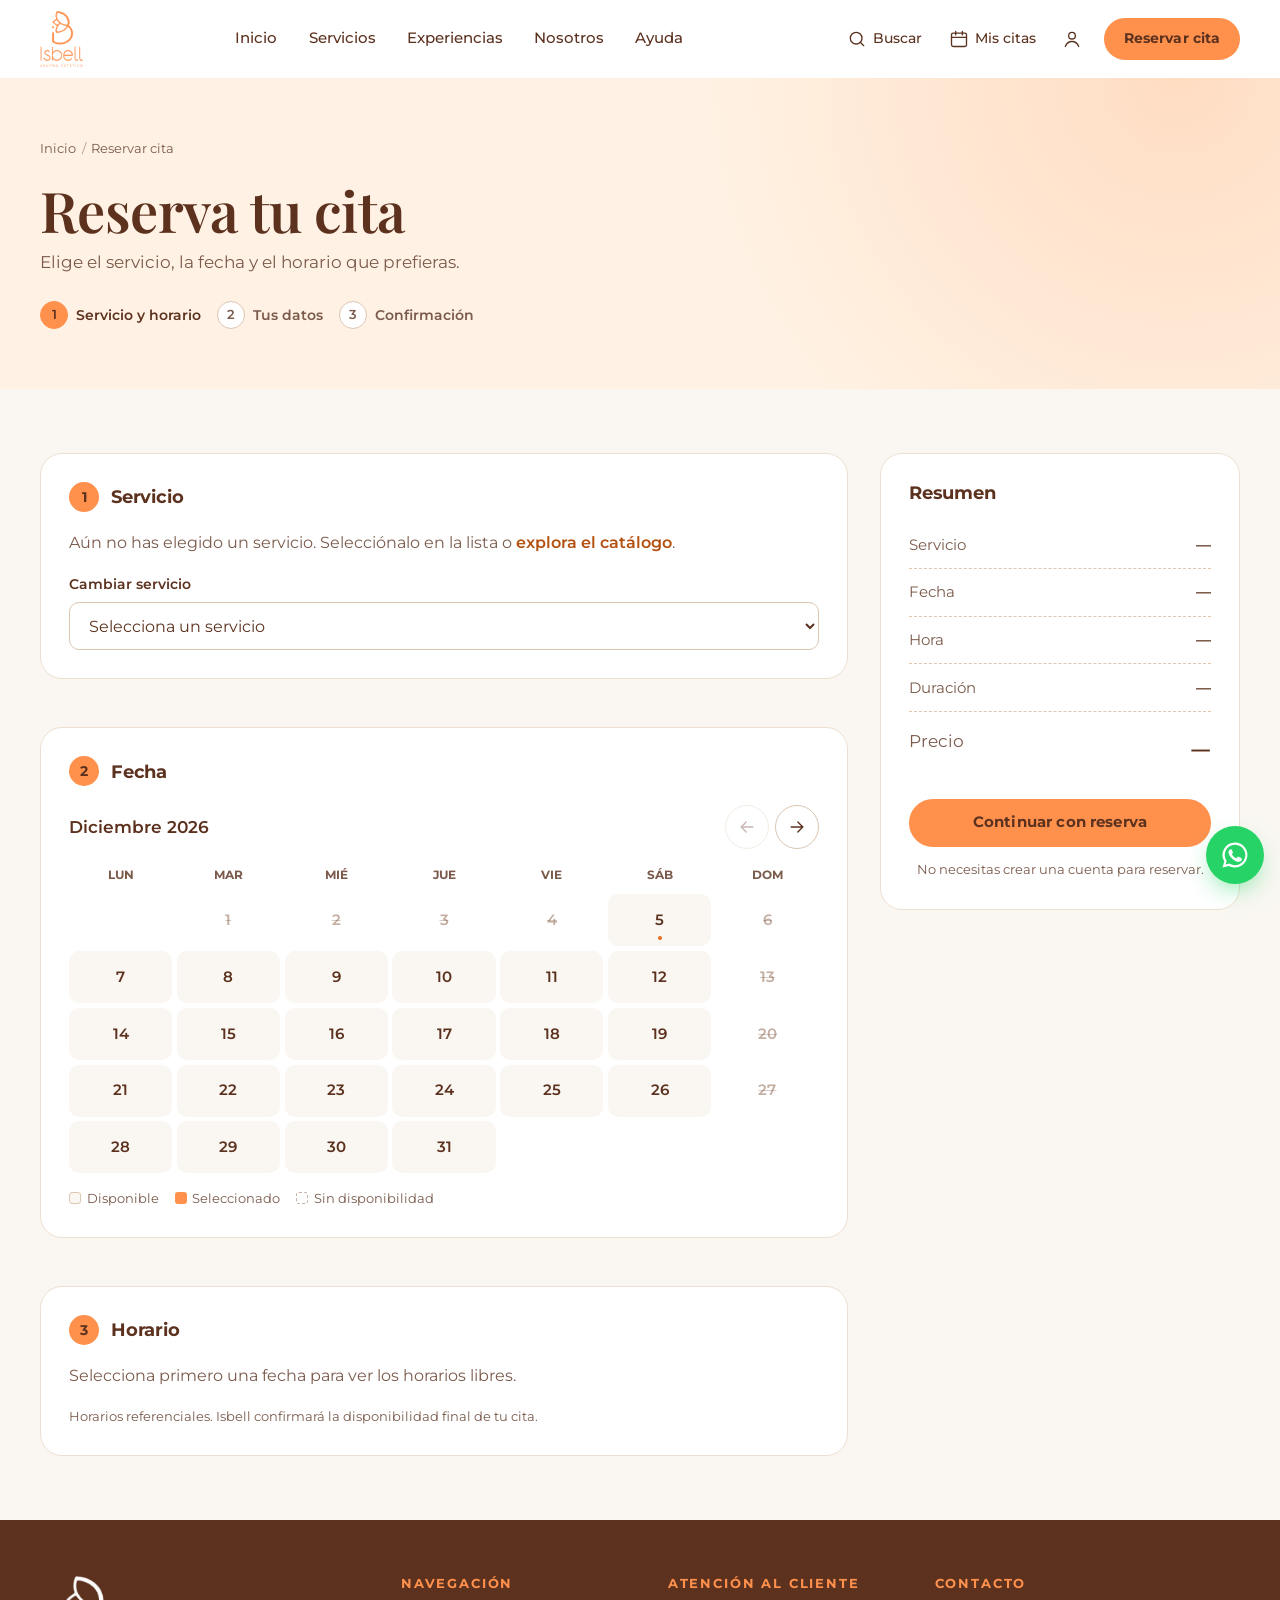
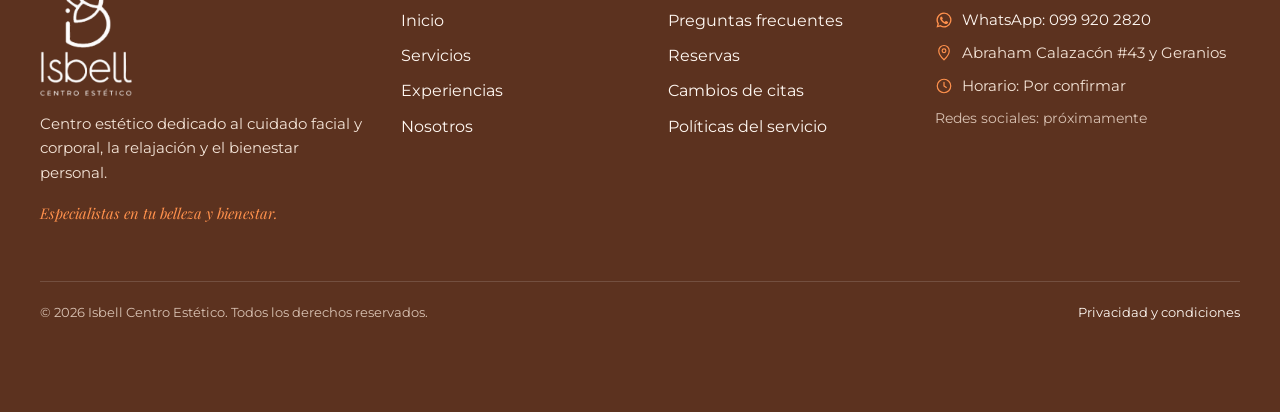
<file: datos.html>
<!doctype html>
<html lang="es">
<head>
  <meta charset="utf-8">
  <meta name="viewport" content="width=device-width, initial-scale=1">
  <title>Datos de reserva | Isbell Centro Estético</title>
  <meta name="description" content="Completa tus datos para registrar tu cita en Isbell Centro Estético.">
  <meta name="theme-color" content="#FF914D">
  <meta property="og:title" content="Datos de reserva | Isbell Centro Estético">
  <meta property="og:description" content="Completa tus datos para registrar tu cita en Isbell Centro Estético.">
  <meta property="og:image" content="img/hero-spa.jpg">
  <link rel="icon" type="image/png" href="img/isotipo.png">
  <link rel="preconnect" href="https://fonts.googleapis.com">
  <link rel="preconnect" href="https://fonts.gstatic.com" crossorigin>
  <link href="https://fonts.googleapis.com/css2?family=Montserrat:wght@400;500;600;700&family=Playfair+Display:ital,wght@0,500;0,600;1,500&display=swap" rel="stylesheet">
  <link rel="stylesheet" href="assets/css/styles.css">
</head>
<body data-page="datos" data-simple-header>
  <div id="site-header"></div>
  <main id="main">
    <section class="page-hero">
      <div class="container">
        <h1>Datos de tu reserva</h1>
        <p>Solo te pedimos la información necesaria para registrar tu cita.</p>
        <ol class="steps-bar" aria-label="Progreso de la reserva">
          <li class="is-done">Servicio y horario</li><li aria-current="step">Tus datos</li><li>Confirmación</li>
        </ol>
      </div>
    </section>
    <section class="section section--tight">
      <form class="container booking" id="data-form" novalidate>
        <div class="booking__main">
          <p class="alert alert--info" id="login-hint"></p>
          <section class="panel" aria-labelledby="d1">
            <h2 class="panel__title" id="d1"><span class="panel__num">1</span>Datos del cliente</h2>
            <div class="field-row">
              <div class="field"><label for="nombre">Nombre</label><input id="nombre" name="nombre" autocomplete="given-name" required></div>
              <div class="field"><label for="apellido">Apellido</label><input id="apellido" name="apellido" autocomplete="family-name" required></div>
            </div>
            <div class="field-row">
              <div class="field"><label for="telefono">Teléfono / WhatsApp</label><input id="telefono" name="telefono" type="tel" inputmode="tel" autocomplete="tel" placeholder="09XXXXXXXX" required></div>
              <div class="field"><label for="email">Correo electrónico <span class="opt">(opcional)</span></label><input id="email" name="email" type="email" autocomplete="email" placeholder="tu@correo.com"></div>
            </div>
            <div class="field"><label for="comentario">Comentarios <span class="opt">(opcional)</span></label><textarea id="comentario" name="comentario" placeholder="Cuéntanos si tienes alguna condición, alergia o preferencia que debamos conocer."></textarea></div>
          </section>
          <section class="panel" aria-labelledby="d2">
            <h2 class="panel__title" id="d2"><span class="panel__num">2</span>Modalidad de pago</h2>
            <fieldset class="pay" id="pay" style="border:0;padding:0;margin:0"><legend class="visually-hidden">Modalidad de pago</legend></fieldset>
            <p class="field__hint" style="margin-top:.85rem">Nunca te pediremos datos de tarjetas en este sitio. Si se habilitan pagos en línea, serás dirigido a una pasarela segura.</p>
          </section>
          <section class="panel" aria-labelledby="d3">
            <h2 class="panel__title" id="d3"><span class="panel__num">3</span>Confirmación</h2>
            <div class="field"><label class="check"><input type="checkbox" name="condiciones" id="condiciones"> <span>Acepto las <a class="link" href="ayuda.html#politicas" target="_blank">condiciones de reserva</a> y el <a class="link" href="ayuda.html#politicas" target="_blank">tratamiento de mis datos personales</a> para gestionar mi cita.</span></label></div>
          </section>
        </div>
        <aside class="aside">
          <div class="panel">
            <h2 class="panel__title">Resumen de la cita</h2>
            <div id="mini-svc"></div>
            <ul class="summary" id="summary" style="margin-top:1rem"></ul>
            <p class="alert alert--error" id="d-error" role="alert" hidden></p>
            <button class="btn btn--block" type="submit">Confirmar reserva</button>
            <a class="link-back" href="reservar.html" style="margin-top:1rem;justify-content:center;width:100%"><span data-icon="back"></span>Cambiar fecha u hora</a>
          </div>
        </aside>
      </form>
    </section>
  </main>
  <div id="site-footer"></div>
  <script src="assets/js/data.js"></script>
  <script src="assets/js/app.js"></script>
  <script src="assets/js/pages/datos.js"></script>
</body>
</html>
</file>
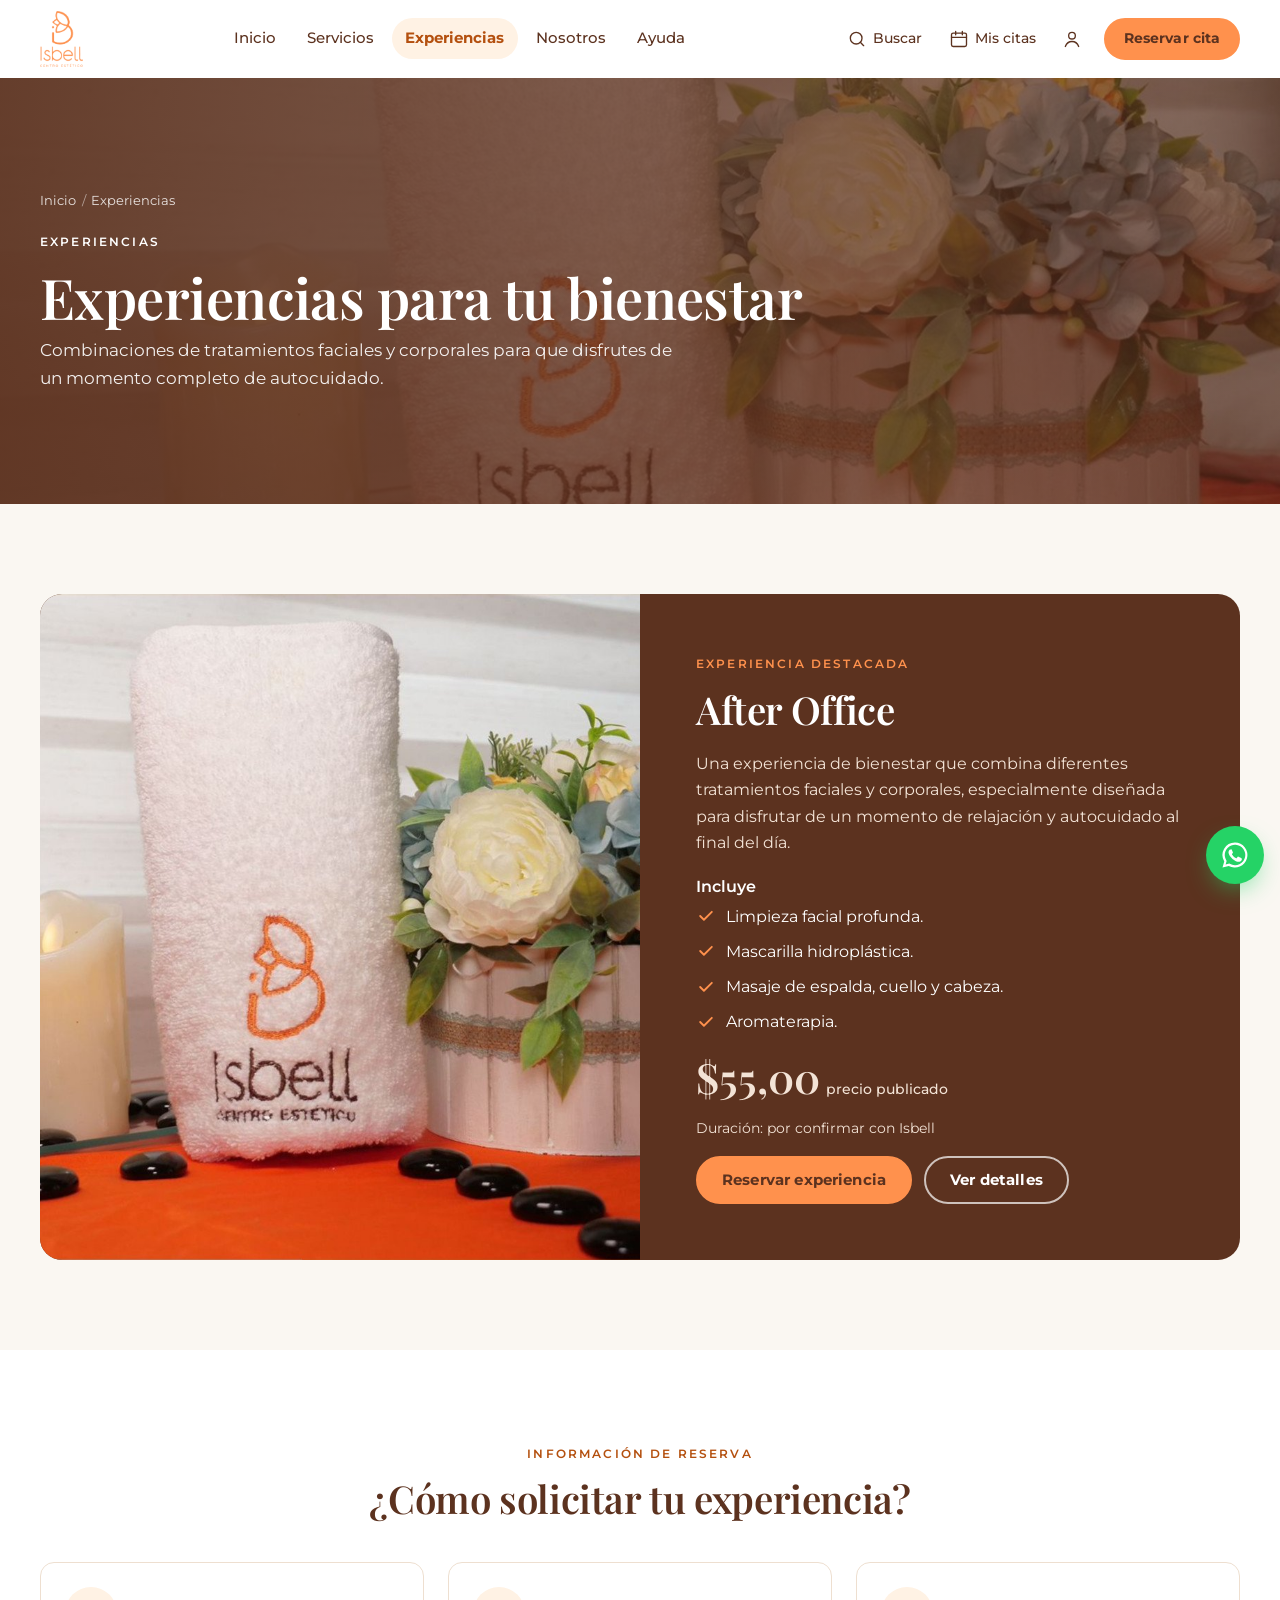
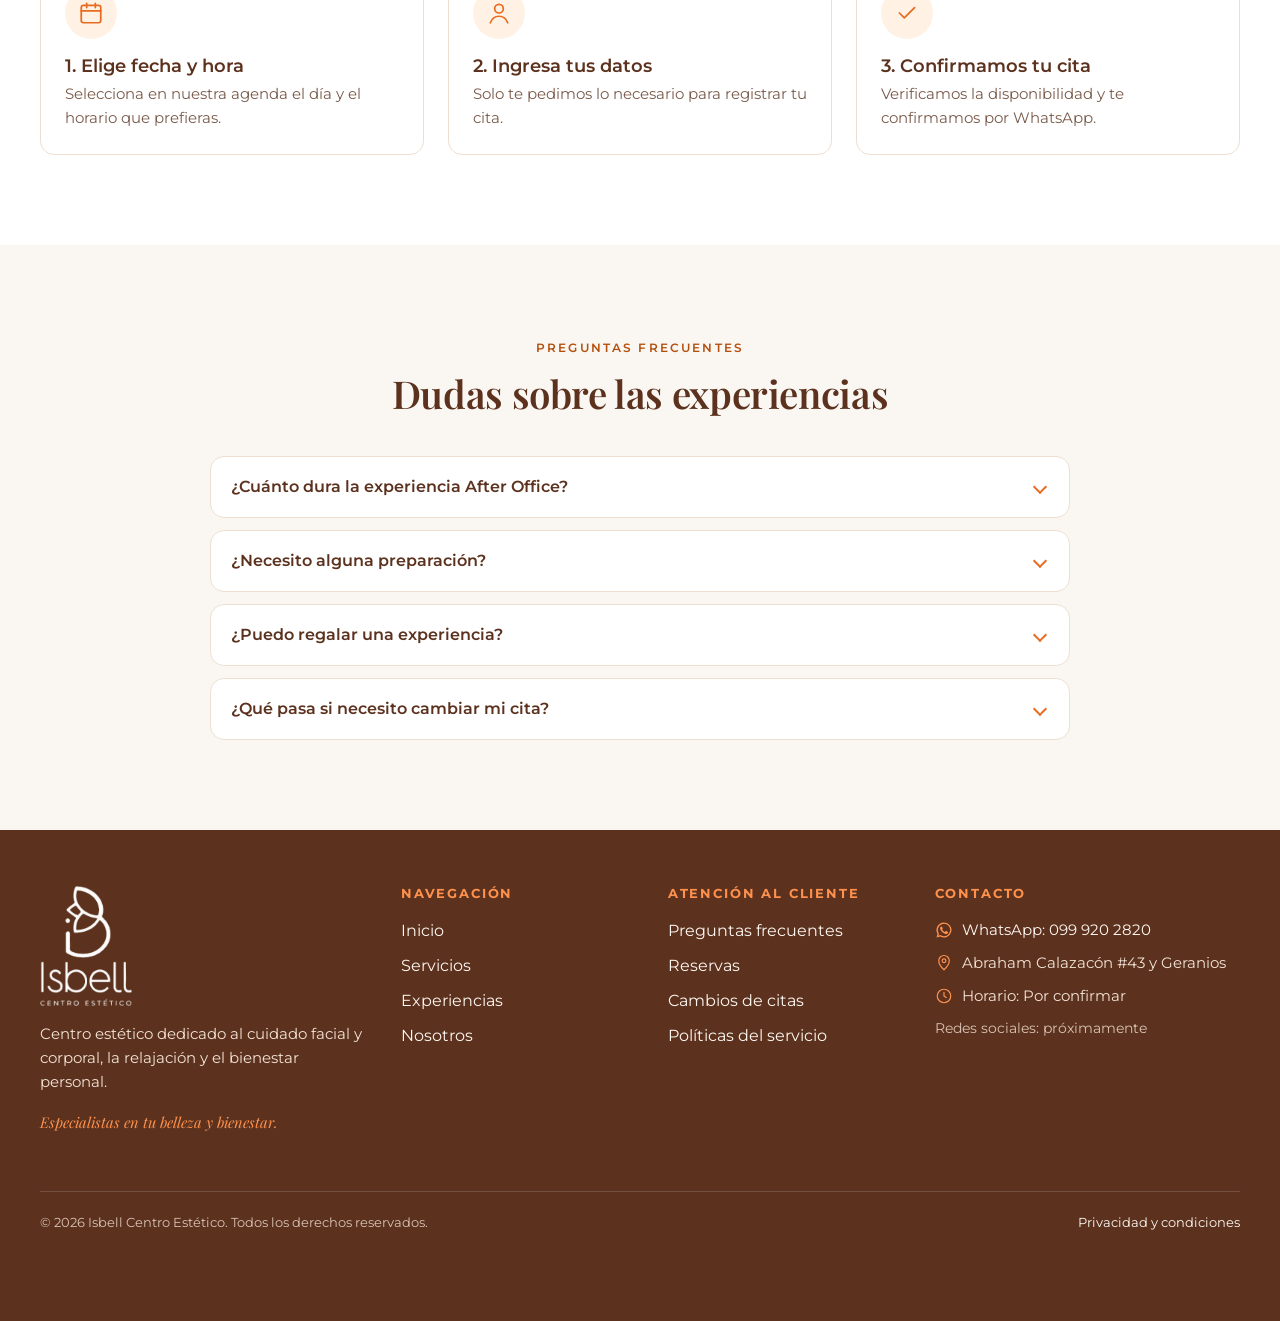
<file: experiencias.html>
<!doctype html>
<html lang="es">
<head>
  <meta charset="utf-8">
  <meta name="viewport" content="width=device-width, initial-scale=1">
  <title>Experiencias de bienestar | Isbell Centro Estético</title>
  <meta name="description" content="Experiencias de bienestar de Isbell Centro Estético: After Office con limpieza facial, mascarilla, masaje y aromaterapia.">
  <meta name="theme-color" content="#FF914D">
  <meta property="og:title" content="Experiencias de bienestar | Isbell Centro Estético">
  <meta property="og:description" content="Experiencias de bienestar de Isbell Centro Estético: After Office con limpieza facial, mascarilla, masaje y aromaterapia.">
  <meta property="og:image" content="img/hero-spa.jpg">
  <link rel="icon" type="image/png" href="img/isotipo.png">
  <link rel="preconnect" href="https://fonts.googleapis.com">
  <link rel="preconnect" href="https://fonts.gstatic.com" crossorigin>
  <link href="https://fonts.googleapis.com/css2?family=Montserrat:wght@400;500;600;700&family=Playfair+Display:ital,wght@0,500;0,600;1,500&display=swap" rel="stylesheet">
  <link rel="stylesheet" href="assets/css/styles.css">
</head>
<body data-page="experiencias">
  <div id="site-header"></div>
  <main id="main">
    <section class="page-hero page-hero--photo">
      <img src="img/hero-spa.jpg" alt="">
      <div class="container">
        <ol class="crumbs"><li><a href="index.html">Inicio</a></li><li aria-current="page">Experiencias</li></ol>
        <span class="eyebrow">Experiencias</span>
        <h1>Experiencias para tu bienestar</h1>
        <p>Combinaciones de tratamientos faciales y corporales para que disfrutes de un momento completo de autocuidado.</p>
      </div>
    </section>

    <section class="section" aria-labelledby="ao-title">
      <div class="container">
        <div class="promo reveal">
          <div class="promo__media"><img src="img/hero-spa.jpg" alt="Ambiente de relajación con vela, flores y toalla de Isbell" loading="lazy"></div>
          <div class="promo__body">
            <span class="eyebrow">Experiencia destacada</span>
            <h2 id="ao-title">After Office</h2>
            <p>Una experiencia de bienestar que combina diferentes tratamientos faciales y corporales, especialmente diseñada para disfrutar de un momento de relajación y autocuidado al final del día.</p>
            <h3 style="font-size:1rem;margin-top:1.25rem">Incluye</h3>
            <ul class="checks" id="ao-incluye"></ul>
            <p class="promo__price" id="ao-precio"></p>
            <p class="small">Duración: <span id="ao-duracion"></span></p>
            <div class="btn-row">
              <a class="btn" href="reservar.html?servicio=after-office">Reservar experiencia</a>
              <a class="btn btn--ghost-light" href="servicio.html?id=after-office">Ver detalles</a>
            </div>
          </div>
        </div>
      </div>
    </section>

    <section class="section section--white" aria-labelledby="how-title">
      <div class="container">
        <div class="section__head section__head--center reveal">
          <span class="eyebrow">Información de reserva</span>
          <h2 id="how-title">¿Cómo solicitar tu experiencia?</h2>
        </div>
        <div class="grid grid--3">
          <div class="feature reveal"><div class="feature__icon" data-icon="calendar"></div><h3>1. Elige fecha y hora</h3><p>Selecciona en nuestra agenda el día y el horario que prefieras.</p></div>
          <div class="feature reveal"><div class="feature__icon" data-icon="user"></div><h3>2. Ingresa tus datos</h3><p>Solo te pedimos lo necesario para registrar tu cita.</p></div>
          <div class="feature reveal"><div class="feature__icon" data-icon="check"></div><h3>3. Confirmamos tu cita</h3><p>Verificamos la disponibilidad y te confirmamos por WhatsApp.</p></div>
        </div>
      </div>
    </section>

    <section class="section" aria-labelledby="faq-title">
      <div class="container" style="max-width:860px">
        <div class="section__head section__head--center"><span class="eyebrow">Preguntas frecuentes</span><h2 id="faq-title">Dudas sobre las experiencias</h2></div>
        <div class="accordion">
          <details class="acc"><summary>¿Cuánto dura la experiencia After Office?</summary><div class="acc__body"><p>La duración exacta será confirmada por Isbell. Al momento de coordinar tu cita te indicaremos el tiempo estimado para que planifiques tu visita.</p></div></details>
          <details class="acc"><summary>¿Necesito alguna preparación?</summary><div class="acc__body"><p>Te recomendamos llegar unos minutos antes y, si es posible, con el rostro sin maquillaje. Si tienes alguna condición de salud o sensibilidad en la piel, infórmanos al reservar.</p></div></details>
          <details class="acc"><summary>¿Puedo regalar una experiencia?</summary><div class="acc__body"><p>Escríbenos por WhatsApp y te contamos cómo coordinar una experiencia para otra persona.</p></div></details>
          <details class="acc"><summary>¿Qué pasa si necesito cambiar mi cita?</summary><div class="acc__body"><p>Puedes reprogramar desde <a class="link" href="mis-citas.html">Mis citas</a> o escribirnos. Se aplicarán las condiciones de cambios y cancelaciones que establezca el centro.</p></div></details>
        </div>
      </div>
    </section>
  </main>
  <div id="site-footer"></div>
  <script src="assets/js/data.js"></script>
  <script src="assets/js/app.js"></script>
  <script src="assets/js/pages/experiencias.js"></script>
</body>
</html>
</file>
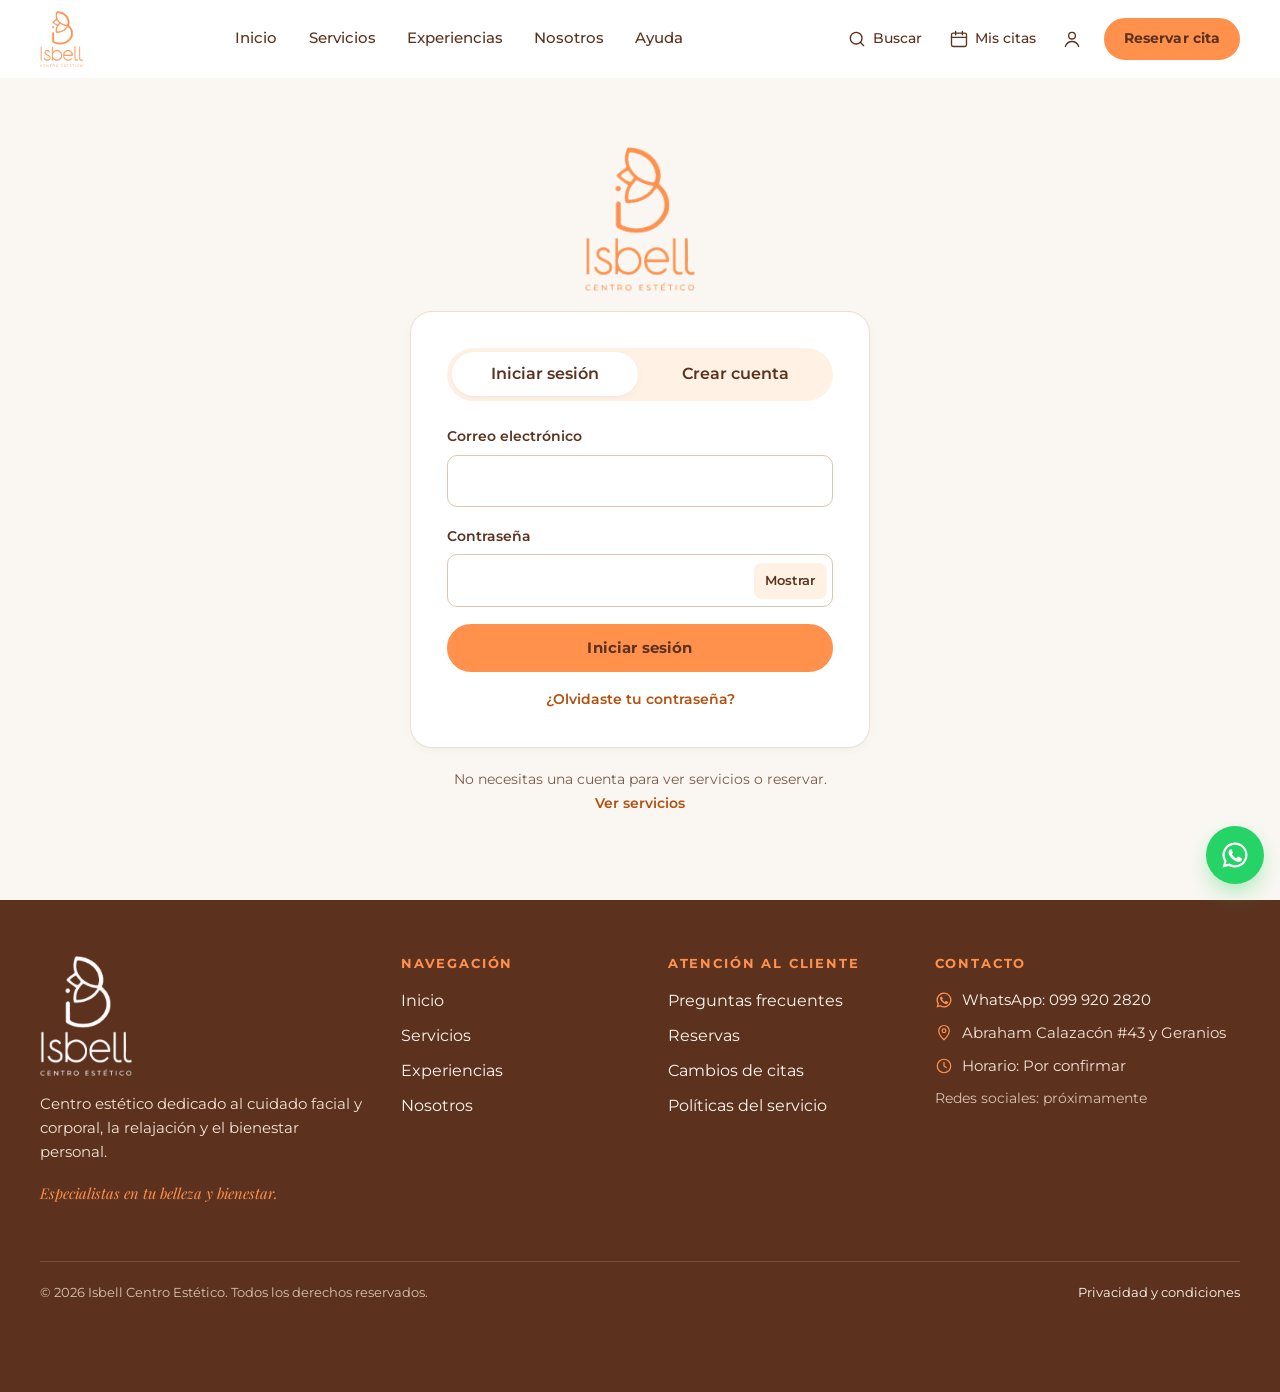
<file: mi-cuenta.html>
<!doctype html>
<html lang="es">
<head>
  <meta charset="utf-8">
  <meta name="viewport" content="width=device-width, initial-scale=1">
  <title>Mi cuenta | Isbell Centro Estético</title>
  <meta name="description" content="Consulta y actualiza tu información en Isbell Centro Estético.">
  <meta name="theme-color" content="#FF914D">
  <meta property="og:title" content="Mi cuenta | Isbell Centro Estético">
  <meta property="og:description" content="Consulta y actualiza tu información en Isbell Centro Estético.">
  <meta property="og:image" content="img/hero-spa.jpg">
  <link rel="icon" type="image/png" href="img/isotipo.png">
  <link rel="preconnect" href="https://fonts.googleapis.com">
  <link rel="preconnect" href="https://fonts.gstatic.com" crossorigin>
  <link href="https://fonts.googleapis.com/css2?family=Montserrat:wght@400;500;600;700&family=Playfair+Display:ital,wght@0,500;0,600;1,500&display=swap" rel="stylesheet">
  <link rel="stylesheet" href="assets/css/styles.css">
</head>
<body data-page="mi-cuenta">
  <div id="site-header"></div>
  <main id="main">
    <section class="page-hero"><div class="container"><ol class="crumbs"><li><a href="index.html">Inicio</a></li><li aria-current="page">Mi cuenta</li></ol><h1>Mi cuenta</h1><p>Consulta y actualiza tu información personal.</p></div></section>
    <section class="section section--tight">
      <div class="container account">
        <nav class="side-nav" aria-label="Mi cuenta" id="side-nav"></nav>
        <div id="account-main"></div>
      </div>
    </section>
  </main>
  <div id="site-footer"></div>
  <script src="assets/js/data.js"></script>
  <script src="assets/js/app.js"></script>
  <script src="assets/js/pages/mi-cuenta.js"></script>
</body>
</html>
</file>
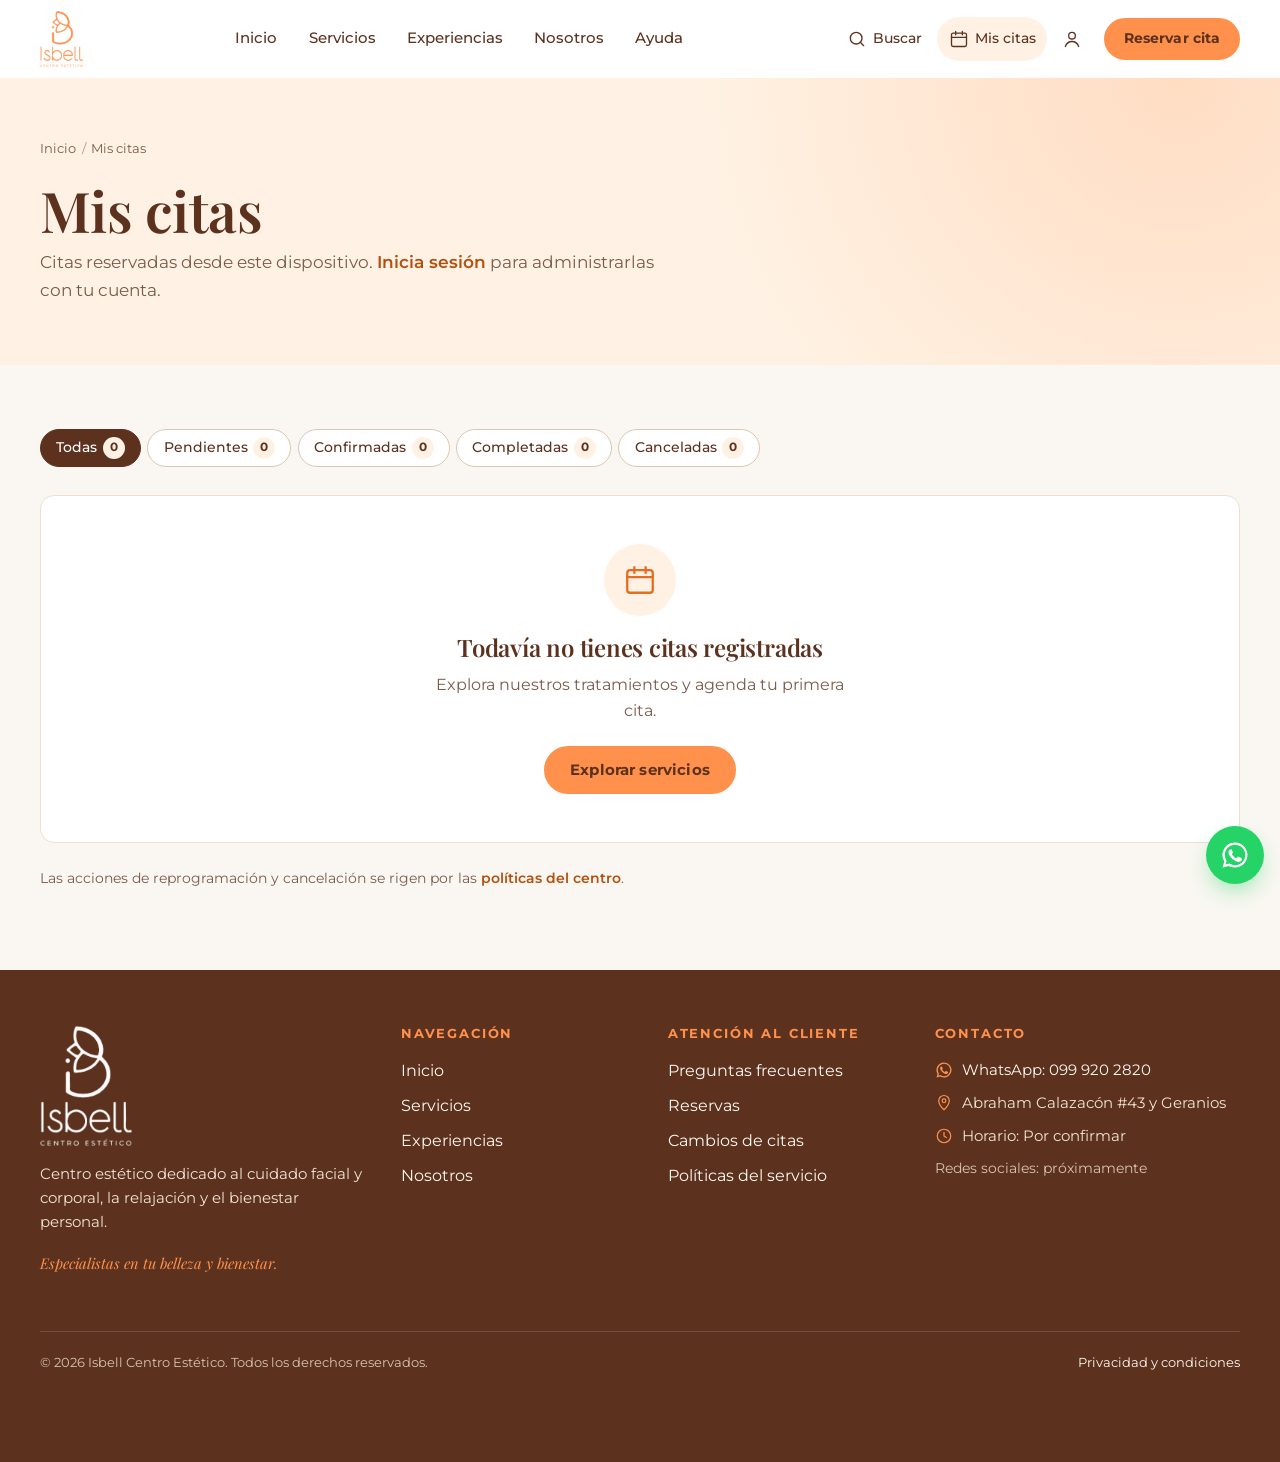
<file: mis-citas.html>
<!doctype html>
<html lang="es">
<head>
  <meta charset="utf-8">
  <meta name="viewport" content="width=device-width, initial-scale=1">
  <title>Mis citas | Isbell Centro Estético</title>
  <meta name="description" content="Consulta, reprograma o cancela tus citas en Isbell Centro Estético.">
  <meta name="theme-color" content="#FF914D">
  <meta property="og:title" content="Mis citas | Isbell Centro Estético">
  <meta property="og:description" content="Consulta, reprograma o cancela tus citas en Isbell Centro Estético.">
  <meta property="og:image" content="img/hero-spa.jpg">
  <link rel="icon" type="image/png" href="img/isotipo.png">
  <link rel="preconnect" href="https://fonts.googleapis.com">
  <link rel="preconnect" href="https://fonts.gstatic.com" crossorigin>
  <link href="https://fonts.googleapis.com/css2?family=Montserrat:wght@400;500;600;700&family=Playfair+Display:ital,wght@0,500;0,600;1,500&display=swap" rel="stylesheet">
  <link rel="stylesheet" href="assets/css/styles.css">
</head>
<body data-page="mis-citas">
  <div id="site-header"></div>
  <main id="main">
    <section class="page-hero"><div class="container"><ol class="crumbs"><li><a href="index.html">Inicio</a></li><li aria-current="page">Mis citas</li></ol><h1>Mis citas</h1><p id="mc-sub">Consulta y administra tus reservas.</p></div></section>
    <section class="section section--tight">
      <div class="container">
        <div class="tabs" role="tablist" aria-label="Filtrar citas" id="mc-tabs"></div>
        <div class="appts" id="mc-list" role="tabpanel"></div>
        <p class="small muted" style="margin-top:1.5rem">Las acciones de reprogramación y cancelación se rigen por las <a class="link" href="ayuda.html#politicas">políticas del centro</a>.</p>
      </div>
    </section>
  </main>
  <div id="site-footer"></div>
  <script src="assets/js/data.js"></script>
  <script src="assets/js/app.js"></script>
  <script src="assets/js/pages/mis-citas.js"></script>
</body>
</html>
</file>
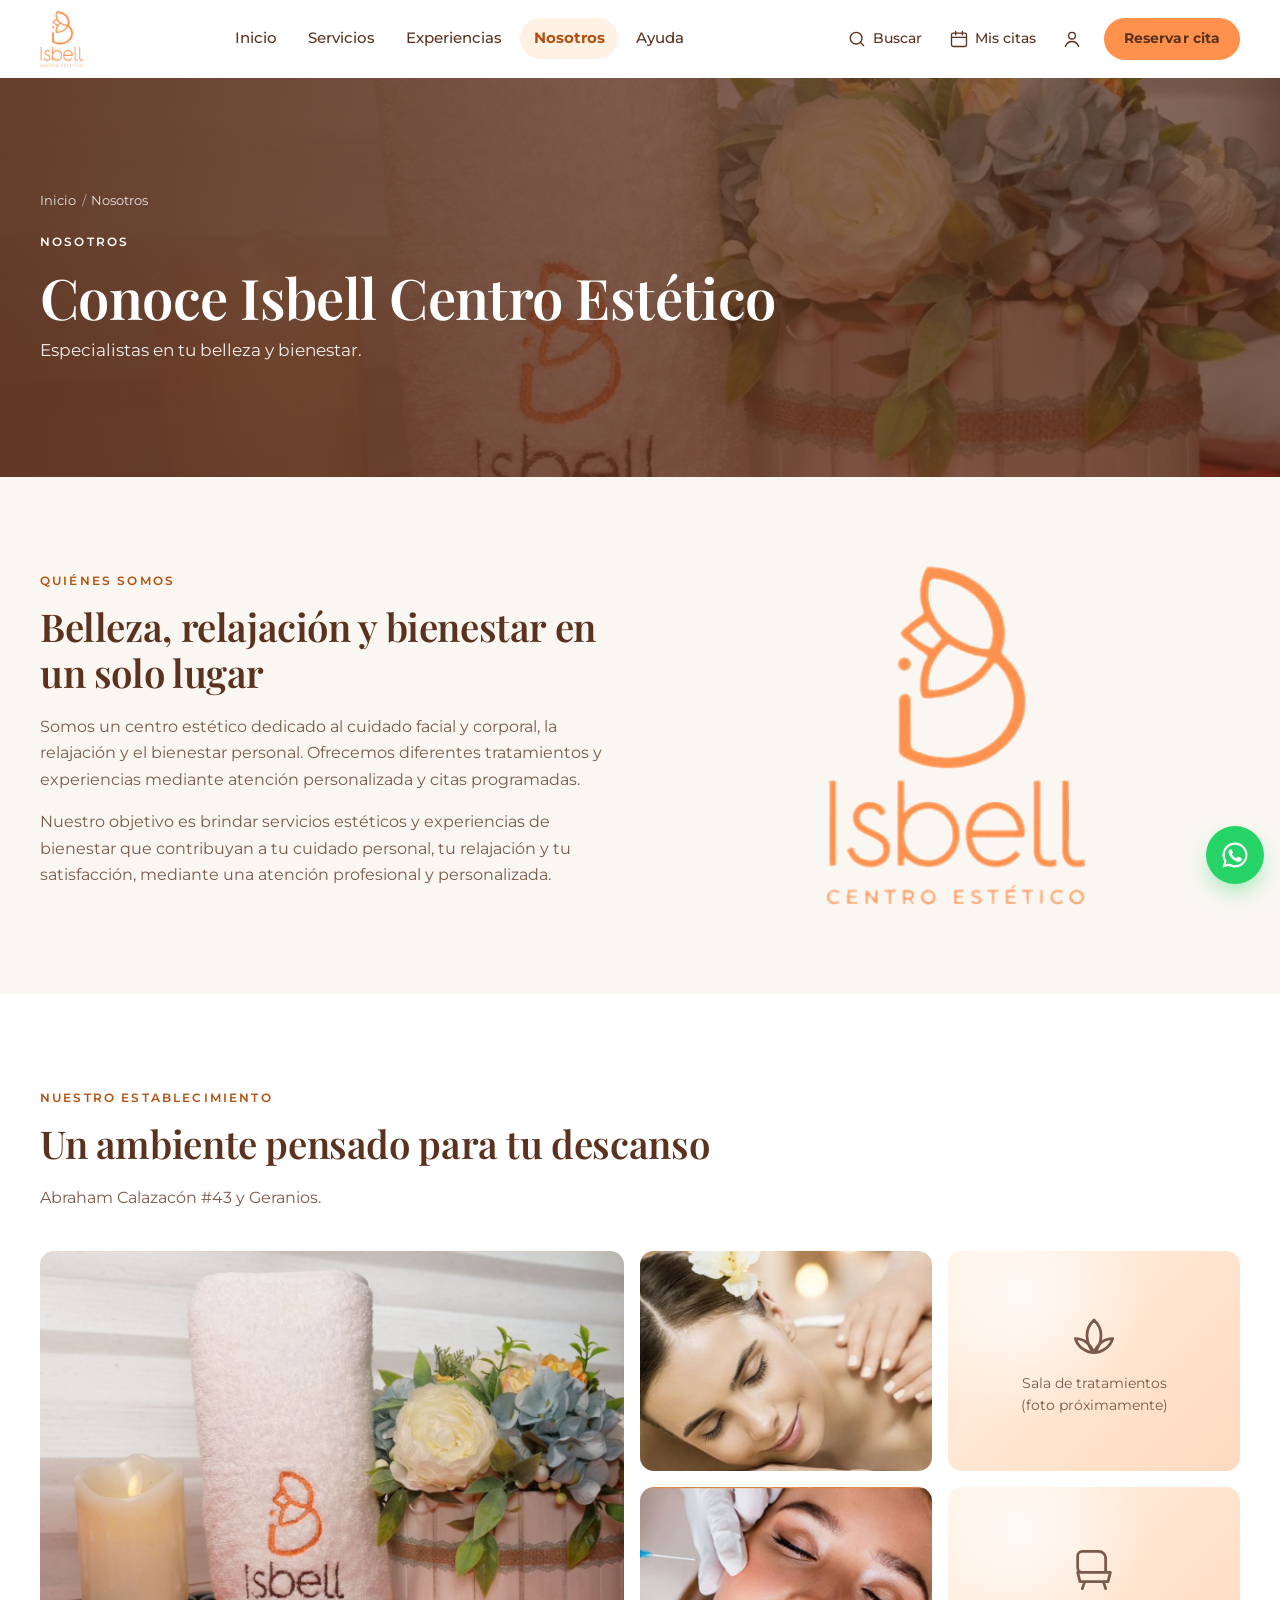
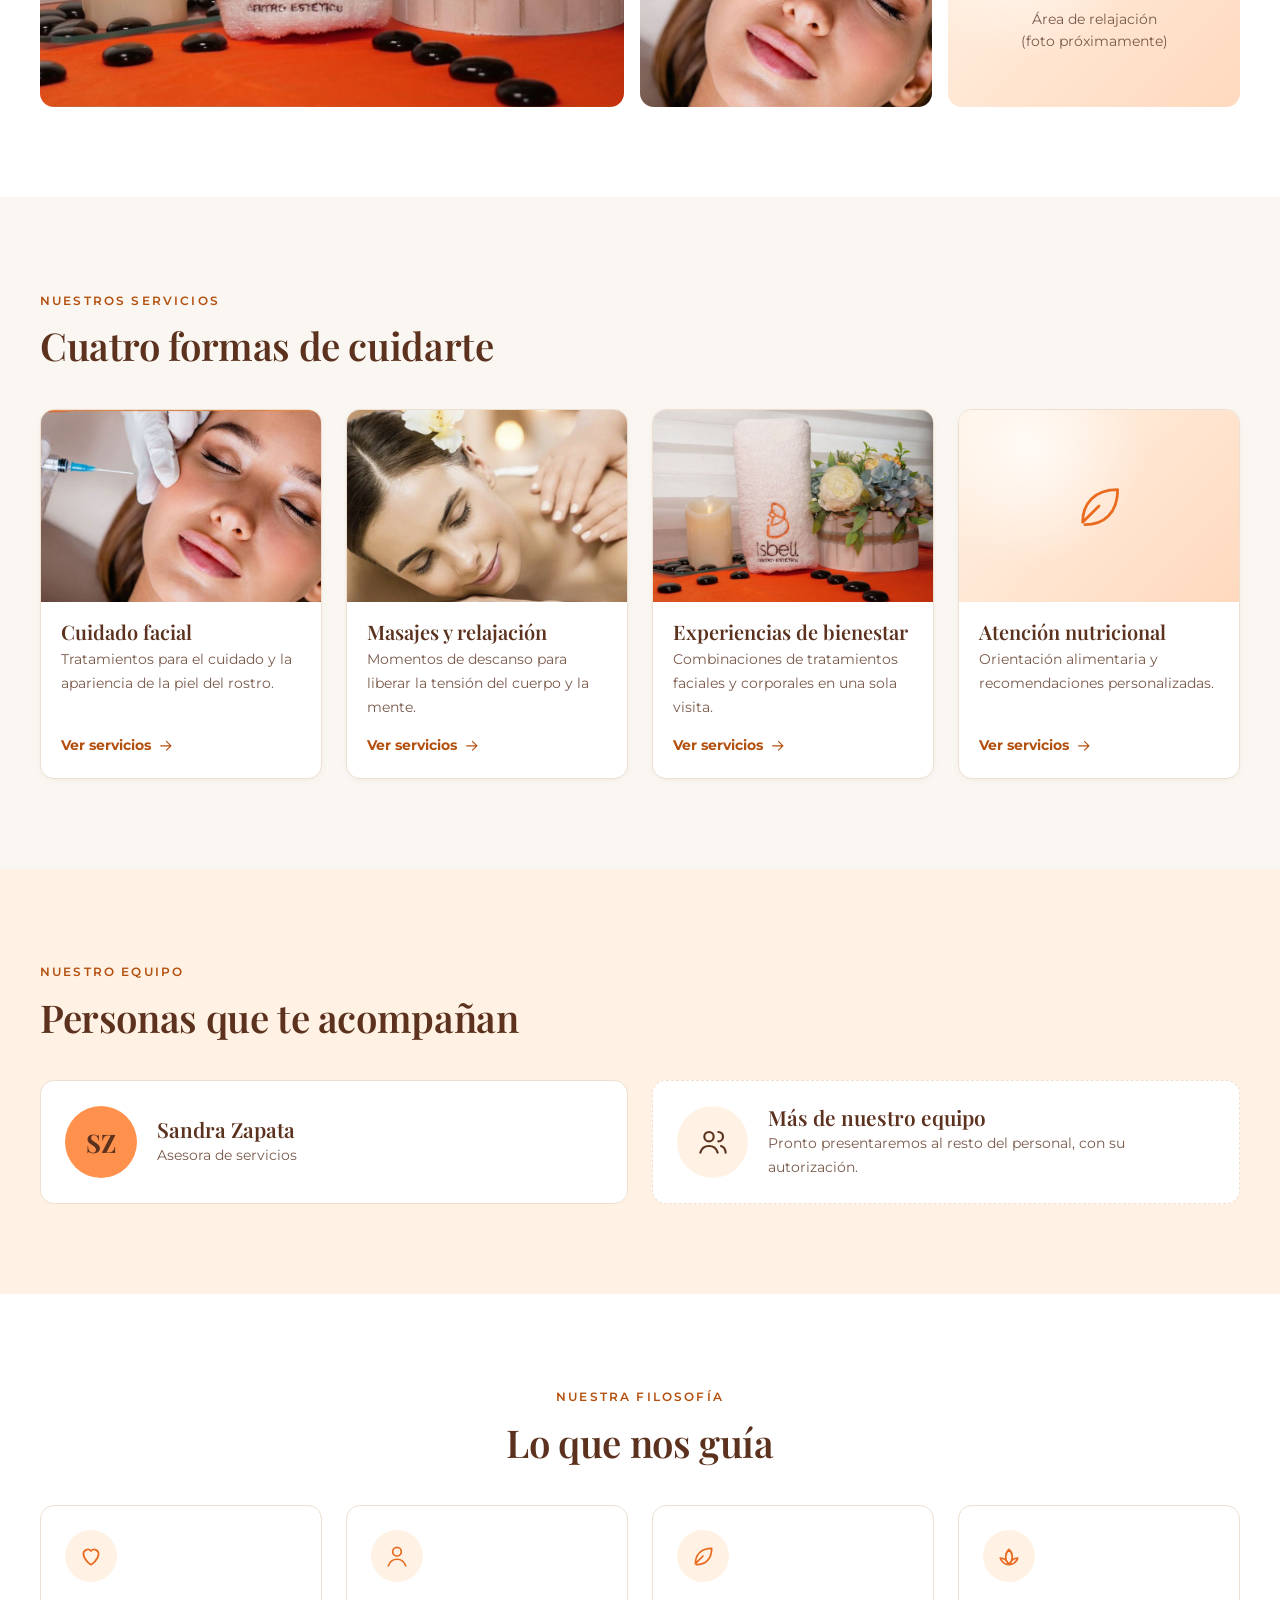
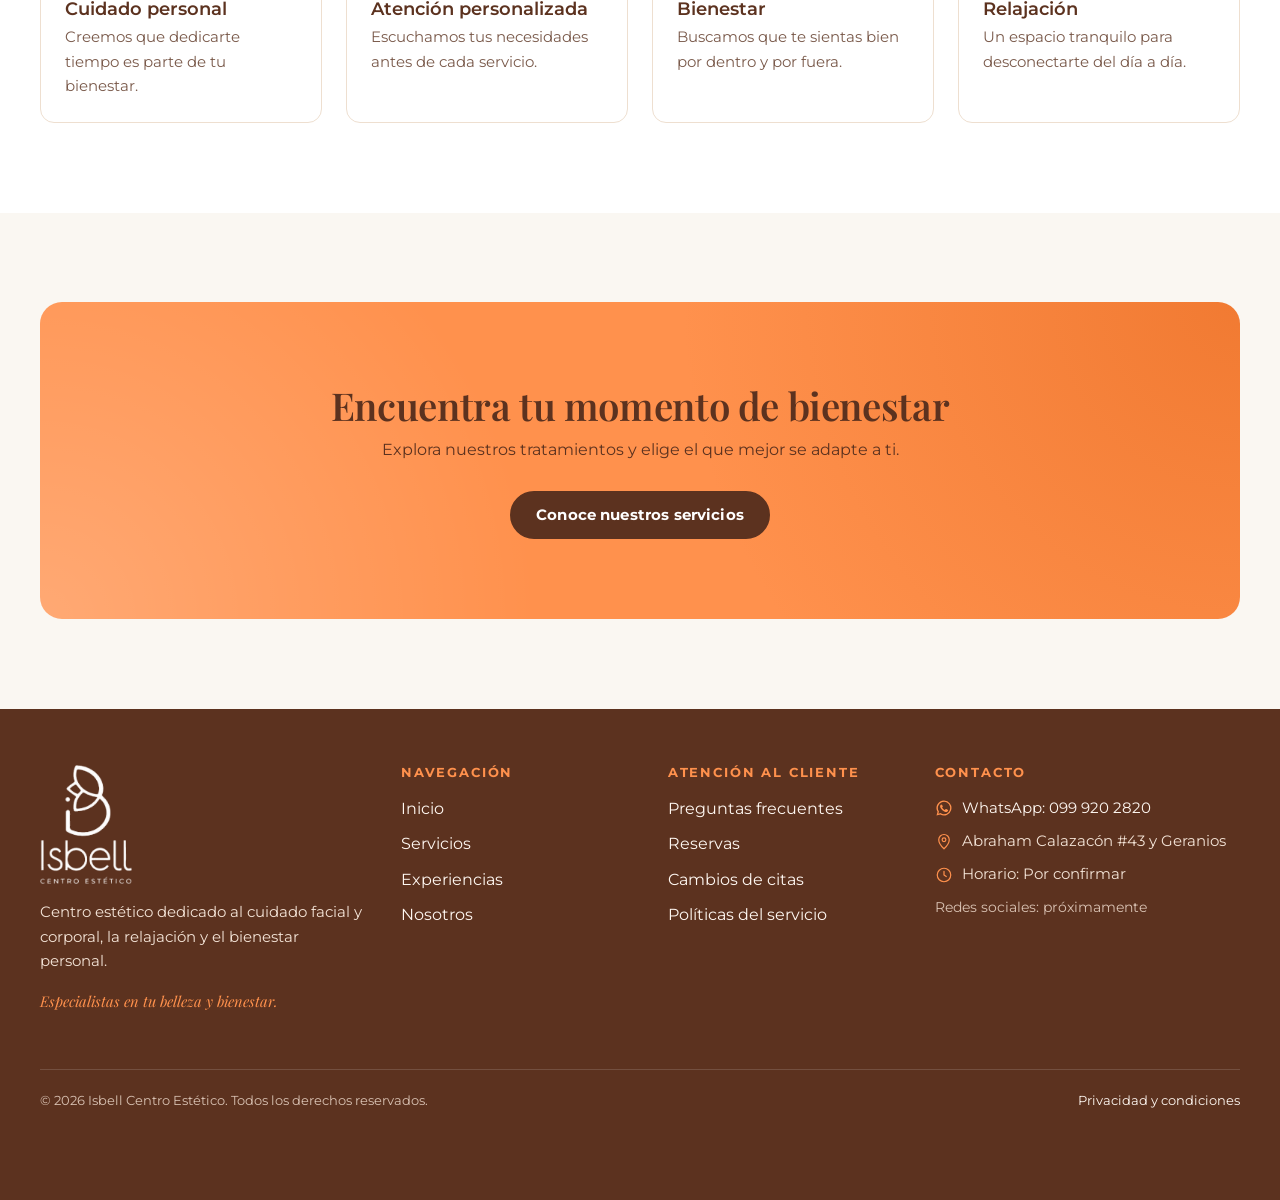
<file: nosotros.html>
<!doctype html>
<html lang="es">
<head>
  <meta charset="utf-8">
  <meta name="viewport" content="width=device-width, initial-scale=1">
  <title>Nosotros | Isbell Centro Estético</title>
  <meta name="description" content="Conoce Isbell Centro Estético: quiénes somos, nuestras instalaciones, servicios y filosofía de atención.">
  <meta name="theme-color" content="#FF914D">
  <meta property="og:title" content="Nosotros | Isbell Centro Estético">
  <meta property="og:description" content="Conoce Isbell Centro Estético: quiénes somos, nuestras instalaciones, servicios y filosofía de atención.">
  <meta property="og:image" content="img/hero-spa.jpg">
  <link rel="icon" type="image/png" href="img/isotipo.png">
  <link rel="preconnect" href="https://fonts.googleapis.com">
  <link rel="preconnect" href="https://fonts.gstatic.com" crossorigin>
  <link href="https://fonts.googleapis.com/css2?family=Montserrat:wght@400;500;600;700&family=Playfair+Display:ital,wght@0,500;0,600;1,500&display=swap" rel="stylesheet">
  <link rel="stylesheet" href="assets/css/styles.css">
</head>
<body data-page="nosotros">
  <div id="site-header"></div>
  <main id="main">
    <section class="page-hero page-hero--photo">
      <img src="img/hero-spa.jpg" alt="">
      <div class="container">
        <ol class="crumbs"><li><a href="index.html">Inicio</a></li><li aria-current="page">Nosotros</li></ol>
        <span class="eyebrow">Nosotros</span>
        <h1>Conoce Isbell Centro Estético</h1>
        <p>Especialistas en tu belleza y bienestar.</p>
      </div>
    </section>

    <section class="section">
      <div class="container split">
        <div class="reveal">
          <span class="eyebrow">Quiénes somos</span>
          <h2>Belleza, relajación y bienestar en un solo lugar</h2>
          <p class="muted">Somos un centro estético dedicado al cuidado facial y corporal, la relajación y el bienestar personal. Ofrecemos diferentes tratamientos y experiencias mediante atención personalizada y citas programadas.</p>
          <p class="muted">Nuestro objetivo es brindar servicios estéticos y experiencias de bienestar que contribuyan a tu cuidado personal, tu relajación y tu satisfacción, mediante una atención profesional y personalizada.</p>
        </div>
        <div class="reveal" style="display:grid;place-items:center"><img src="img/logo.png" alt="Logotipo de Isbell Centro Estético" style="width:min(260px,70%)"></div>
      </div>
    </section>

    <section class="section section--white" aria-labelledby="est-title">
      <div class="container">
        <div class="section__head reveal"><span class="eyebrow">Nuestro establecimiento</span><h2 id="est-title">Un ambiente pensado para tu descanso</h2><p>Abraham Calazacón #43 y Geranios.</p></div>
        <div class="gallery-grid reveal">
          <img class="media" src="img/hero-spa.jpg" alt="Toalla bordada de Isbell con vela, flores y piedras de masaje" loading="lazy">
          <img class="media" src="img/masaje.jpg" alt="Sesión de masaje relajante" loading="lazy">
          <div class="media media--ph"><span data-icon="spa"></span><span>Sala de tratamientos<br>(foto próximamente)</span></div>
          <img class="media" src="img/facial.jpg" alt="Procedimiento de cuidado facial" loading="lazy" style="object-position:60% 40%">
          <div class="media media--ph"><span data-icon="chair"></span><span>Área de relajación<br>(foto próximamente)</span></div>
        </div>
      </div>
    </section>

    <section class="section" aria-labelledby="ns-title">
      <div class="container">
        <div class="section__head reveal"><span class="eyebrow">Nuestros servicios</span><h2 id="ns-title">Cuatro formas de cuidarte</h2></div>
        <div class="grid grid--4" id="about-cats"></div>
      </div>
    </section>

    <section class="section section--beige" aria-labelledby="team-title">
      <div class="container">
        <div class="section__head reveal"><span class="eyebrow">Nuestro equipo</span><h2 id="team-title">Personas que te acompañan</h2></div>
        <div class="grid grid--2">
          <div class="team reveal"><span class="avatar" id="asesora-ini"></span><div><h3 id="asesora-nombre"></h3><p>Asesora de servicios</p></div></div>
          <div class="team reveal" style="border-style:dashed"><span class="avatar" style="background:var(--beige)"><span data-icon="users"></span></span><div><h3>Más de nuestro equipo</h3><p>Pronto presentaremos al resto del personal, con su autorización.</p></div></div>
        </div>
      </div>
    </section>

    <section class="section section--white" aria-labelledby="fil-title">
      <div class="container">
        <div class="section__head section__head--center reveal"><span class="eyebrow">Nuestra filosofía</span><h2 id="fil-title">Lo que nos guía</h2></div>
        <div class="grid grid--4">
          <div class="feature reveal"><div class="feature__icon" data-icon="heart"></div><h3>Cuidado personal</h3><p>Creemos que dedicarte tiempo es parte de tu bienestar.</p></div>
          <div class="feature reveal"><div class="feature__icon" data-icon="user"></div><h3>Atención personalizada</h3><p>Escuchamos tus necesidades antes de cada servicio.</p></div>
          <div class="feature reveal"><div class="feature__icon" data-icon="leaf"></div><h3>Bienestar</h3><p>Buscamos que te sientas bien por dentro y por fuera.</p></div>
          <div class="feature reveal"><div class="feature__icon" data-icon="spa"></div><h3>Relajación</h3><p>Un espacio tranquilo para desconectarte del día a día.</p></div>
        </div>
      </div>
    </section>

    <section class="section">
      <div class="container">
        <div class="cta reveal">
          <h2>Encuentra tu momento de bienestar</h2>
          <p>Explora nuestros tratamientos y elige el que mejor se adapte a ti.</p>
          <div class="btn-row"><a class="btn" href="servicios.html">Conoce nuestros servicios</a></div>
        </div>
      </div>
    </section>
  </main>
  <div id="site-footer"></div>
  <script src="assets/js/data.js"></script>
  <script src="assets/js/app.js"></script>
  <script src="assets/js/pages/nosotros.js"></script>
</body>
</html>
</file>
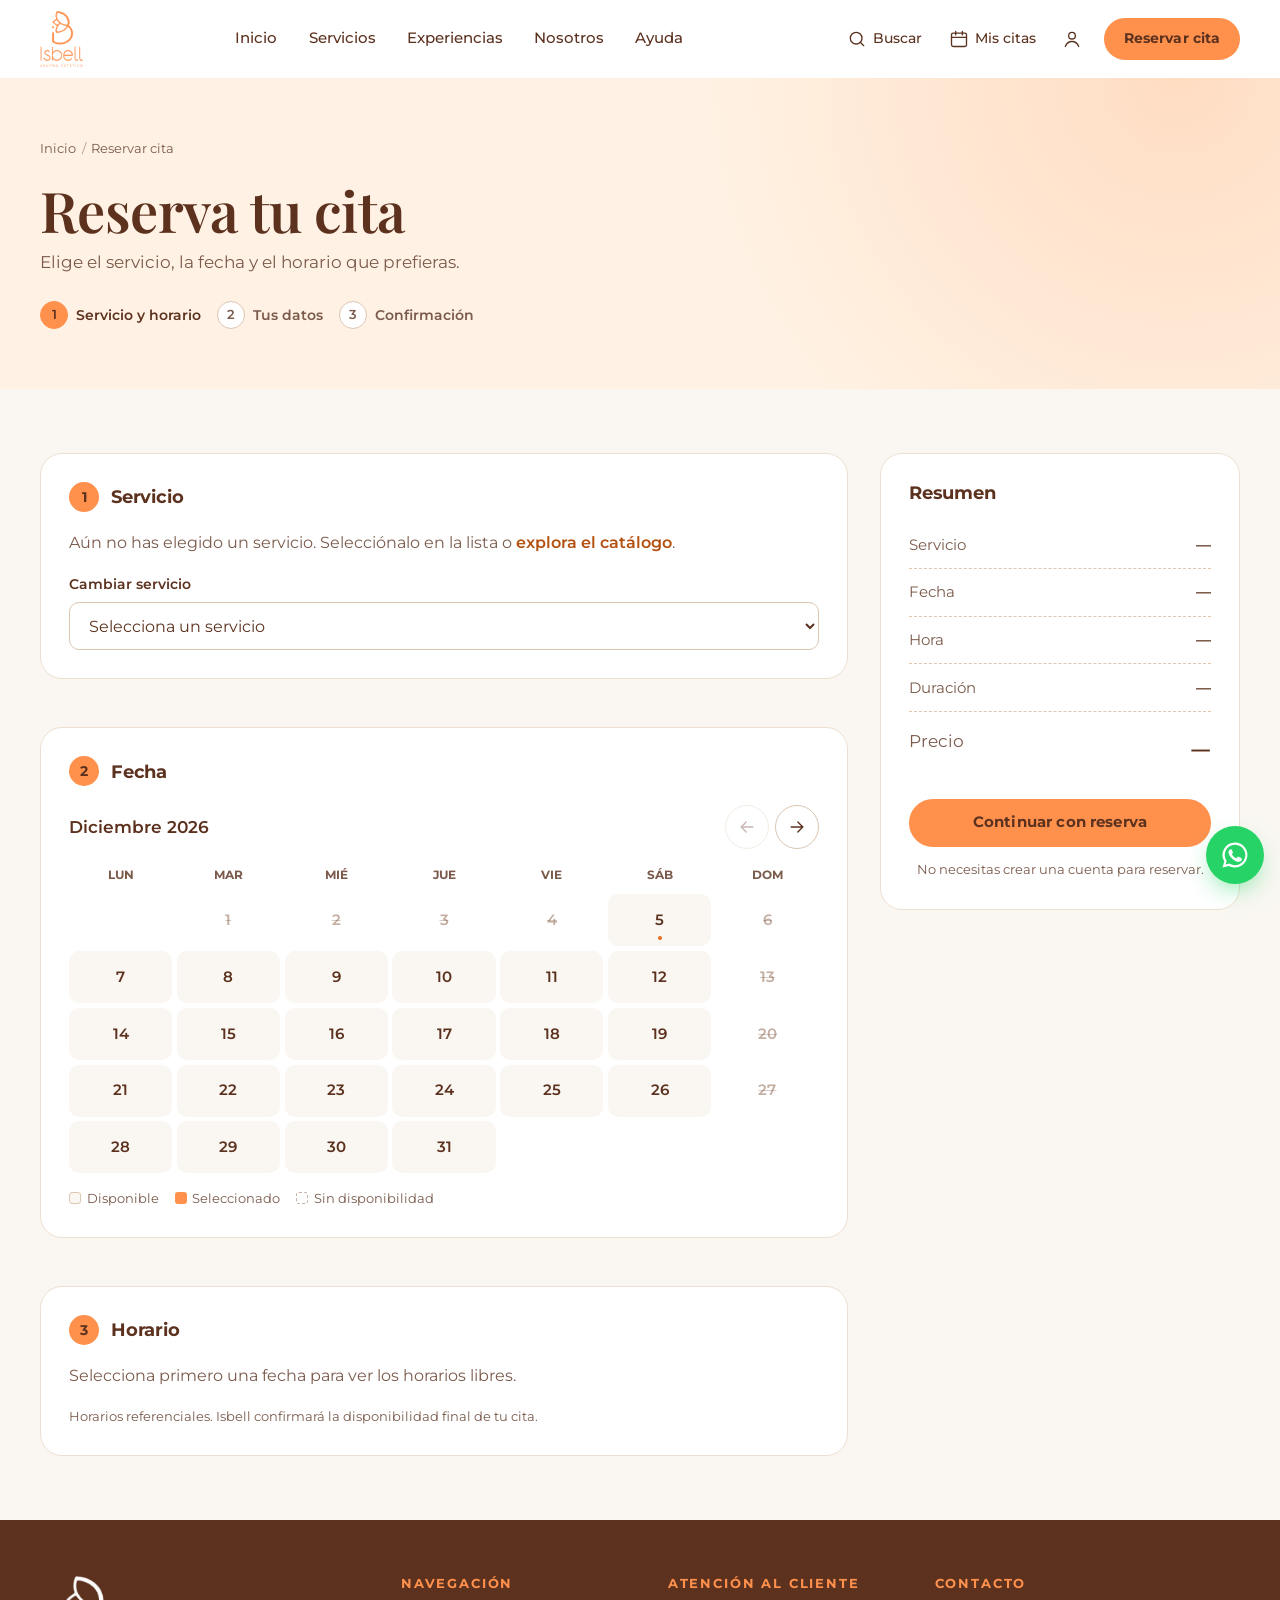
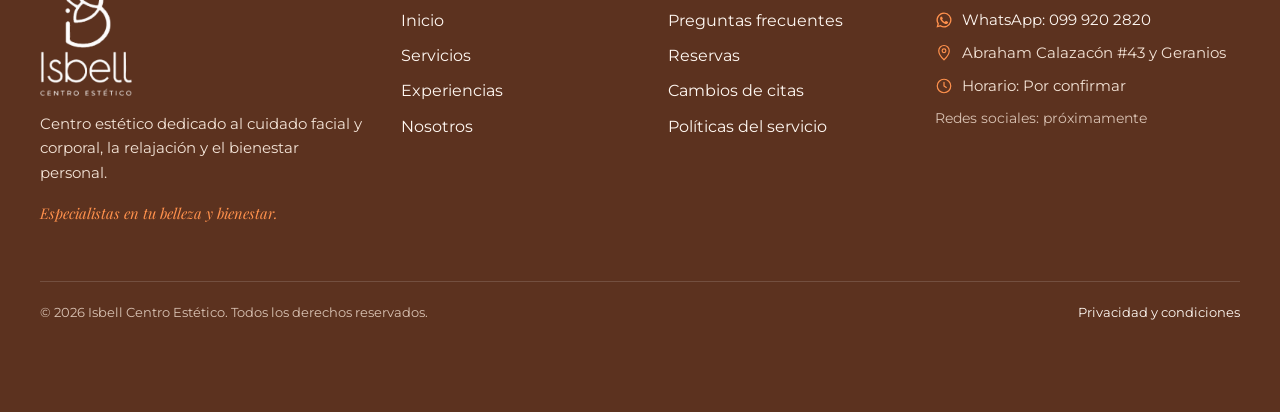
<file: reservar.html>
<!doctype html>
<html lang="es">
<head>
  <meta charset="utf-8">
  <meta name="viewport" content="width=device-width, initial-scale=1">
  <title>Reservar cita | Isbell Centro Estético</title>
  <meta name="description" content="Agenda tu cita en Isbell Centro Estético: elige servicio, fecha y horario.">
  <meta name="theme-color" content="#FF914D">
  <meta property="og:title" content="Reservar cita | Isbell Centro Estético">
  <meta property="og:description" content="Agenda tu cita en Isbell Centro Estético: elige servicio, fecha y horario.">
  <meta property="og:image" content="img/hero-spa.jpg">
  <link rel="icon" type="image/png" href="img/isotipo.png">
  <link rel="preconnect" href="https://fonts.googleapis.com">
  <link rel="preconnect" href="https://fonts.gstatic.com" crossorigin>
  <link href="https://fonts.googleapis.com/css2?family=Montserrat:wght@400;500;600;700&family=Playfair+Display:ital,wght@0,500;0,600;1,500&display=swap" rel="stylesheet">
  <link rel="stylesheet" href="assets/css/styles.css">
</head>
<body data-page="reservar">
  <div id="site-header"></div>
  <main id="main">
    <section class="page-hero">
      <div class="container">
        <ol class="crumbs"><li><a href="index.html">Inicio</a></li><li aria-current="page">Reservar cita</li></ol>
        <h1 id="r-title">Reserva tu cita</h1>
        <p id="r-sub">Elige el servicio, la fecha y el horario que prefieras.</p>
        <ol class="steps-bar" aria-label="Progreso de la reserva">
          <li aria-current="step">Servicio y horario</li><li>Tus datos</li><li>Confirmación</li>
        </ol>
      </div>
    </section>
    <section class="section section--tight">
      <div class="container booking">
        <div class="booking__main">
          <div class="alert alert--info" id="r-reprog" hidden></div>
          <section class="panel" aria-labelledby="p1">
            <h2 class="panel__title" id="p1"><span class="panel__num">1</span>Servicio</h2>
            <div id="svc-selected"></div>
            <div class="field" style="margin:1rem 0 0">
              <label for="svc-select">Cambiar servicio</label>
              <select id="svc-select"></select>
            </div>
          </section>
          <section class="panel" aria-labelledby="p2">
            <h2 class="panel__title" id="p2"><span class="panel__num">2</span>Fecha</h2>
            <div class="cal">
              <div class="cal__head">
                <h3 id="cal-month" aria-live="polite"></h3>
                <div class="cal__nav">
                  <button class="icon-btn" type="button" id="cal-prev" aria-label="Mes anterior"><span data-icon="back"></span></button>
                  <button class="icon-btn" type="button" id="cal-next" aria-label="Mes siguiente"><span data-icon="arrow"></span></button>
                </div>
              </div>
              <div class="cal__grid" id="cal-grid"></div>
              <div class="cal__legend">
                <span><i style="background:var(--cream);border:1px solid var(--line-strong)"></i>Disponible</span>
                <span><i style="background:var(--orange)"></i>Seleccionado</span>
                <span><i style="background:transparent;border:1px dashed #C4AFA2"></i>Sin disponibilidad</span>
              </div>
            </div>
          </section>
          <section class="panel" aria-labelledby="p3">
            <h2 class="panel__title" id="p3"><span class="panel__num">3</span>Horario</h2>
            <div id="slots"><p class="muted">Selecciona primero una fecha para ver los horarios libres.</p></div>
            <p class="field__hint" style="margin-top:1rem">Horarios referenciales. Isbell confirmará la disponibilidad final de tu cita.</p>
          </section>
        </div>
        <aside class="aside">
          <div class="panel">
            <h2 class="panel__title">Resumen</h2>
            <ul class="summary" id="summary"></ul>
            <p class="alert alert--error" id="r-error" role="alert" hidden></p>
            <button class="btn btn--block" type="button" id="r-continue">Continuar con reserva</button>
            <p class="field__hint center" style="margin-top:.75rem">No necesitas crear una cuenta para reservar.</p>
          </div>
        </aside>
      </div>
    </section>
  </main>
  <div id="site-footer"></div>
  <script src="assets/js/data.js"></script>
  <script src="assets/js/app.js"></script>
  <script src="assets/js/pages/reservar.js"></script>
</body>
</html>
</file>
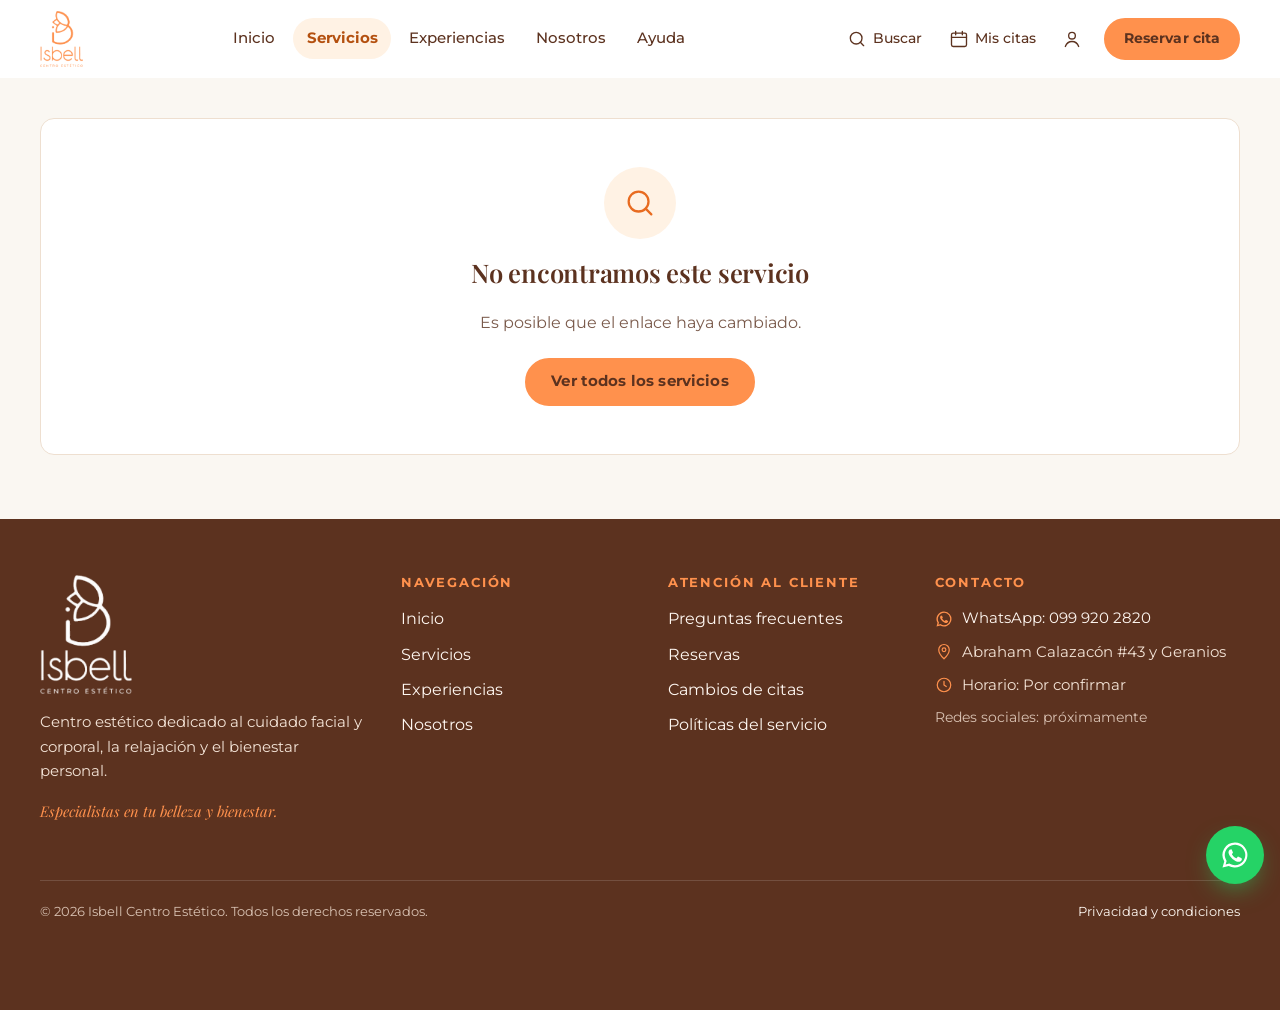
<file: servicio.html>
<!doctype html>
<html lang="es">
<head>
  <meta charset="utf-8">
  <meta name="viewport" content="width=device-width, initial-scale=1">
  <title>Servicio | Isbell Centro Estético</title>
  <meta name="description" content="Detalle del servicio: descripción, beneficios, duración, precio y reserva.">
  <meta name="theme-color" content="#FF914D">
  <meta property="og:title" content="Servicio | Isbell Centro Estético">
  <meta property="og:description" content="Detalle del servicio: descripción, beneficios, duración, precio y reserva.">
  <meta property="og:image" content="img/hero-spa.jpg">
  <link rel="icon" type="image/png" href="img/isotipo.png">
  <link rel="preconnect" href="https://fonts.googleapis.com">
  <link rel="preconnect" href="https://fonts.gstatic.com" crossorigin>
  <link href="https://fonts.googleapis.com/css2?family=Montserrat:wght@400;500;600;700&family=Playfair+Display:ital,wght@0,500;0,600;1,500&display=swap" rel="stylesheet">
  <link rel="stylesheet" href="assets/css/styles.css">
</head>
<body data-page="servicios">
  <div id="site-header"></div>
  <main id="main">
    <section class="section section--tight" style="padding-top:1.5rem">
      <div class="container">
        <ol class="crumbs" id="crumbs"></ol>
        <div class="detail" id="detail"></div>
      </div>
    </section>
    <section class="section section--white" id="detail-more">
      <div class="container split" style="align-items:start">
        <div class="prose">
          <h2>¿En qué consiste?</h2>
          <p id="d-consiste"></p>
          <div id="d-incluye"></div>
          <h2 style="margin-top:2rem">Beneficios</h2>
          <ul class="checks" id="d-beneficios"></ul>
          <p class="small muted" style="margin-top:1rem">Los beneficios descritos son orientativos y pueden variar según cada persona.</p>
        </div>
        <div>
          <h2 class="prose" style="font-size:clamp(1.4rem,2.6vw,1.85rem)">Información importante</h2>
          <div class="accordion" id="d-info"></div>
        </div>
      </div>
    </section>
    <section class="section">
      <div class="container">
        <div class="section__row">
          <div class="section__head"><span class="eyebrow">También te puede interesar</span><h2>Servicios relacionados</h2></div>
          <a class="link" href="servicios.html">Ver todos <span data-icon="arrow"></span></a>
        </div>
        <div class="grid grid--3" id="d-related"></div>
      </div>
    </section>
  </main>
  <div id="site-footer"></div>
  <script src="assets/js/data.js"></script>
  <script src="assets/js/app.js"></script>
  <script src="assets/js/pages/servicio.js"></script>
</body>
</html>
</file>
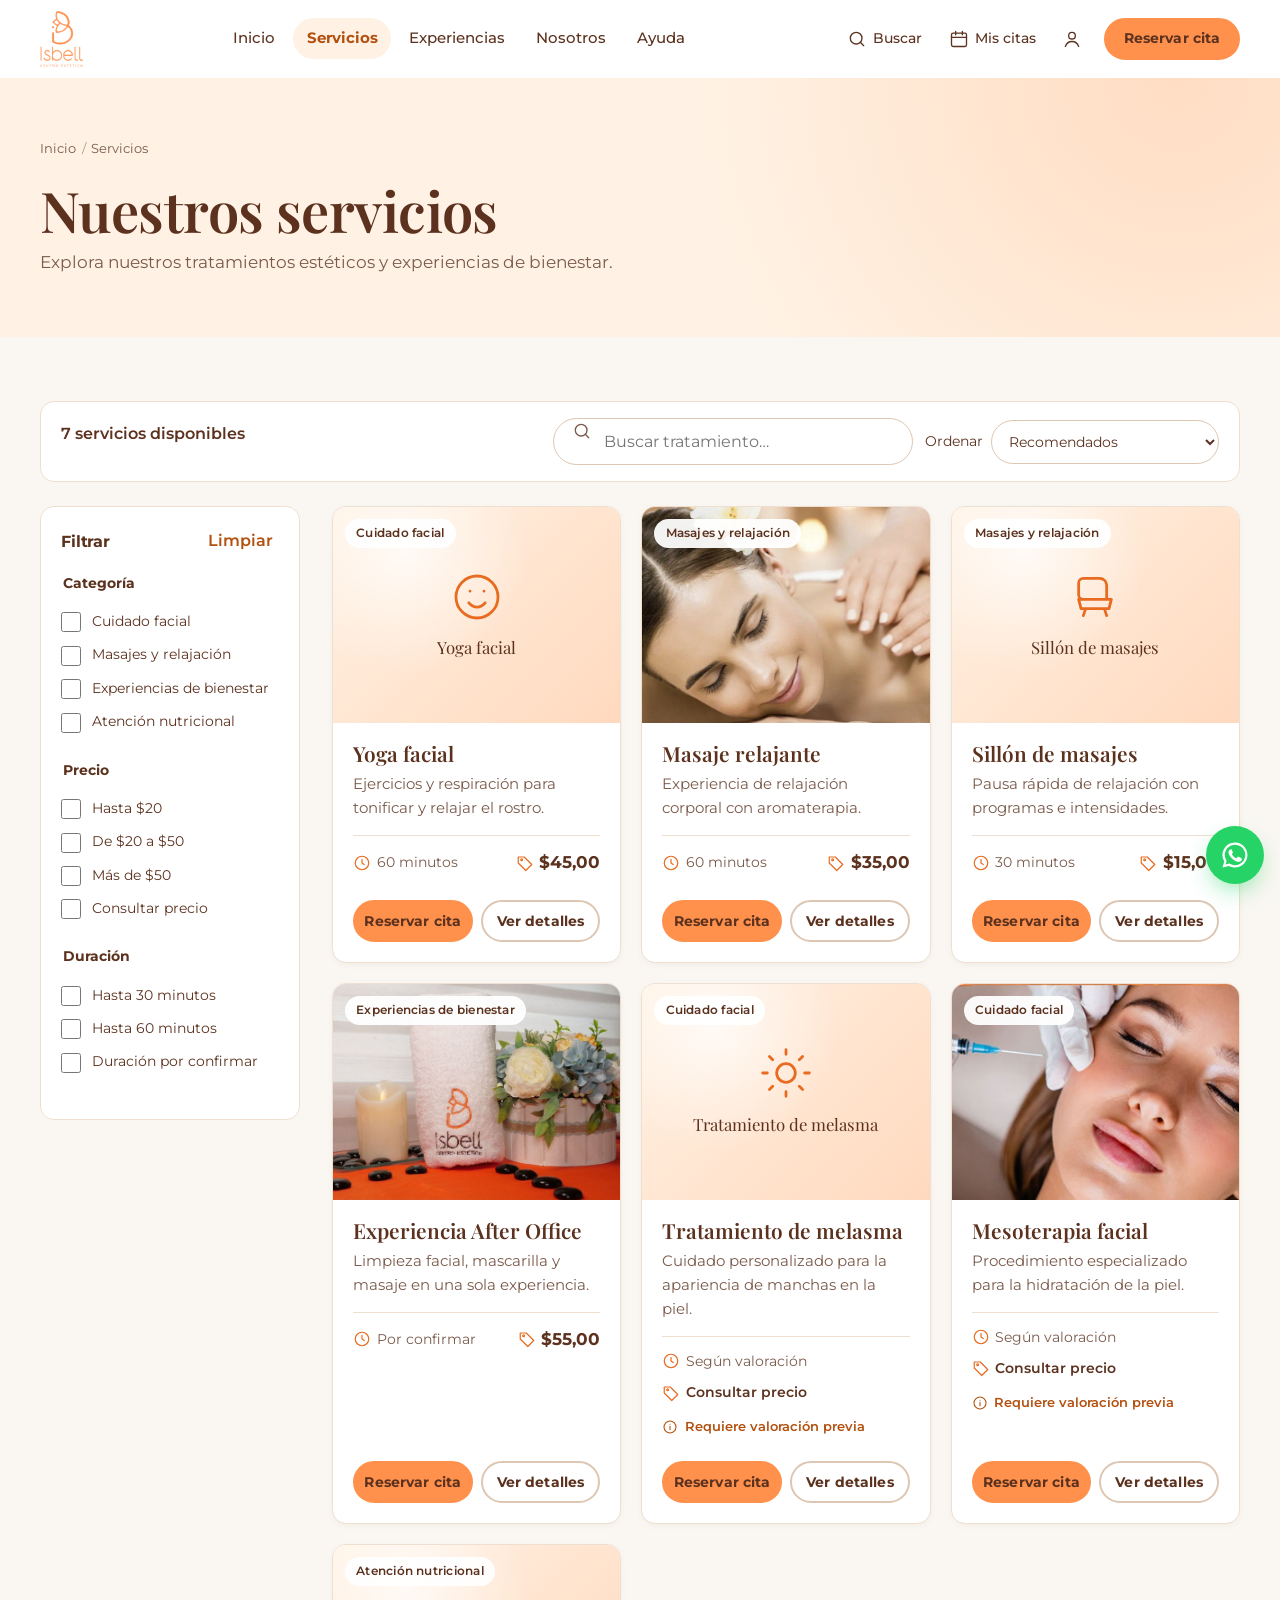
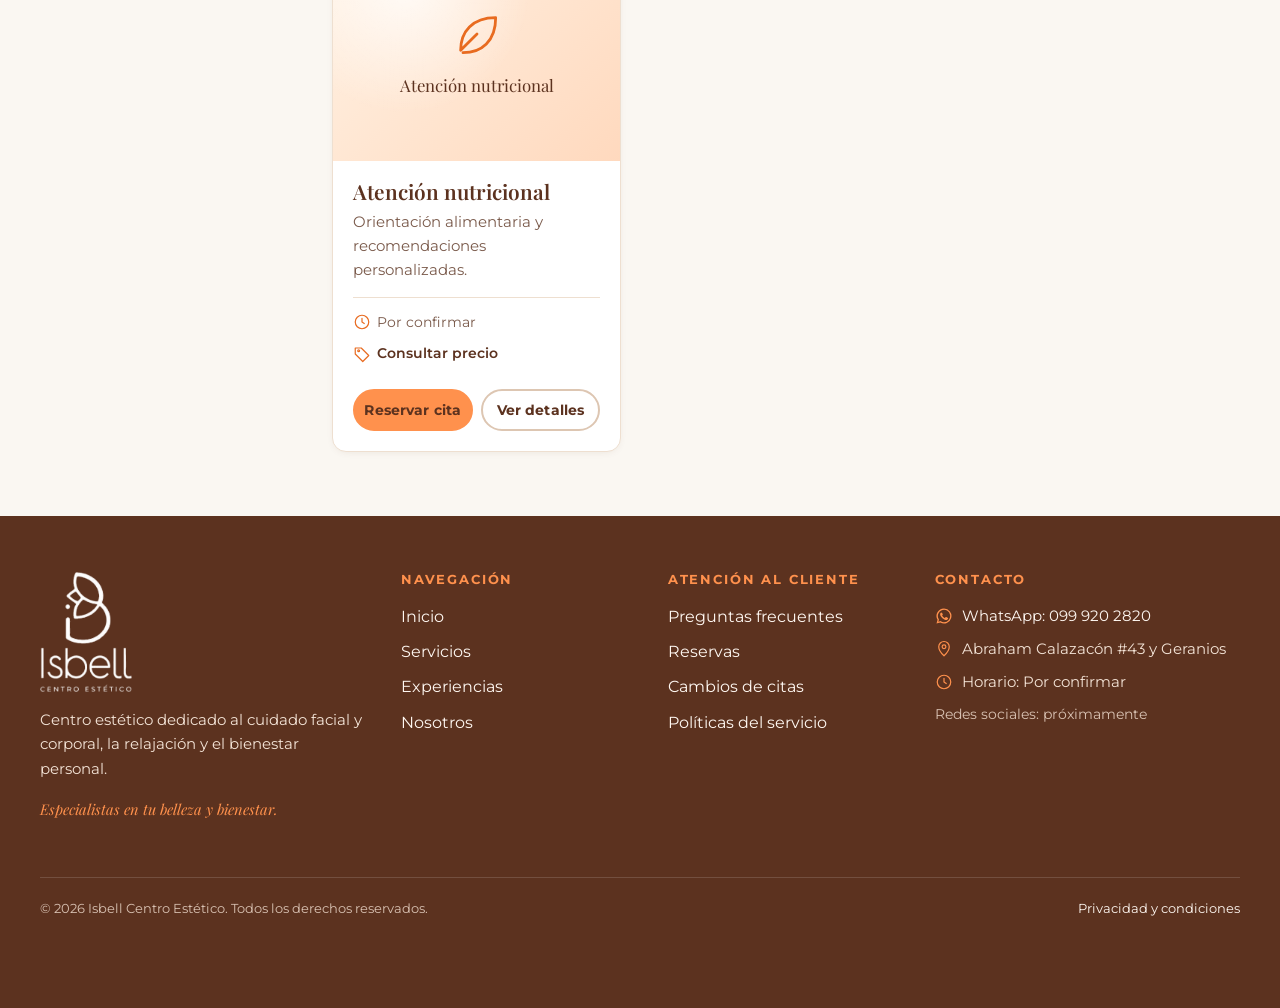
<file: servicios.html>
<!doctype html>
<html lang="es">
<head>
  <meta charset="utf-8">
  <meta name="viewport" content="width=device-width, initial-scale=1">
  <title>Nuestros servicios | Isbell Centro Estético</title>
  <meta name="description" content="Explora los tratamientos estéticos y experiencias de bienestar de Isbell Centro Estético: precios, duración y reservas.">
  <meta name="theme-color" content="#FF914D">
  <meta property="og:title" content="Nuestros servicios | Isbell Centro Estético">
  <meta property="og:description" content="Explora los tratamientos estéticos y experiencias de bienestar de Isbell Centro Estético: precios, duración y reservas.">
  <meta property="og:image" content="img/hero-spa.jpg">
  <link rel="icon" type="image/png" href="img/isotipo.png">
  <link rel="preconnect" href="https://fonts.googleapis.com">
  <link rel="preconnect" href="https://fonts.gstatic.com" crossorigin>
  <link href="https://fonts.googleapis.com/css2?family=Montserrat:wght@400;500;600;700&family=Playfair+Display:ital,wght@0,500;0,600;1,500&display=swap" rel="stylesheet">
  <link rel="stylesheet" href="assets/css/styles.css">
</head>
<body data-page="servicios">
  <div id="site-header"></div>
  <main id="main">
    <section class="page-hero">
      <div class="container">
        <ol class="crumbs"><li><a href="index.html">Inicio</a></li><li aria-current="page">Servicios</li></ol>
        <h1>Nuestros servicios</h1>
        <p>Explora nuestros tratamientos estéticos y experiencias de bienestar.</p>
      </div>
    </section>

    <section class="section section--tight">
      <div class="container">
        <div class="toolbar">
          <p class="toolbar__count" id="count" aria-live="polite"></p>
          <div class="toolbar__tools">
            <label class="searchbar" for="q">
              <span data-icon="search"></span>
              <span class="visually-hidden">Buscar en el catálogo</span>
              <input id="q" type="search" placeholder="Buscar tratamiento…" autocomplete="off">
            </label>
            <label class="select-inline">Ordenar
              <select id="sort">
                <option value="relevancia">Recomendados</option>
                <option value="precio-asc">Precio: menor a mayor</option>
                <option value="precio-desc">Precio: mayor a menor</option>
                <option value="nombre">Nombre (A–Z)</option>
              </select>
            </label>
            <button class="btn btn--outline btn--sm filters-toggle" type="button" aria-expanded="false" aria-controls="filters">Filtros</button>
          </div>
        </div>
        <div class="catalog">
          <form class="filters" id="filters" aria-label="Filtros">
            <div class="filters__head"><h2>Filtrar</h2><button class="link" type="reset" style="background:none;border:0;cursor:pointer">Limpiar</button></div>
            <fieldset id="f-cat"><legend>Categoría</legend></fieldset>
            <fieldset><legend>Precio</legend>
              <label class="check"><input type="checkbox" name="precio" value="0-20"> Hasta $20</label>
              <label class="check"><input type="checkbox" name="precio" value="20-50"> De $20 a $50</label>
              <label class="check"><input type="checkbox" name="precio" value="50-999"> Más de $50</label>
              <label class="check"><input type="checkbox" name="precio" value="consultar"> Consultar precio</label>
            </fieldset>
            <fieldset><legend>Duración</legend>
              <label class="check"><input type="checkbox" name="dur" value="30"> Hasta 30 minutos</label>
              <label class="check"><input type="checkbox" name="dur" value="60"> Hasta 60 minutos</label>
              <label class="check"><input type="checkbox" name="dur" value="na"> Duración por confirmar</label>
            </fieldset>
          </form>
          <div class="results" id="results"></div>
        </div>
      </div>
    </section>
  </main>
  <div id="site-footer"></div>
  <script src="assets/js/data.js"></script>
  <script src="assets/js/app.js"></script>
  <script src="assets/js/pages/servicios.js"></script>
</body>
</html>
</file>
<file: assets/css/styles.css>
/* ==========================================================
   Isbell Centro Estético — sistema visual
   Paleta y tipografía según lineamientos visuales.
   ========================================================== */

:root {
  --orange: #FF914D;        /* Naranja corporativo */
  --orange-deep: #E86B20;   /* Naranja intenso */
  --orange-text: #B4500F;   /* Naranja accesible para texto pequeño sobre claro */
  --beige: #FFF2E4;         /* Beige cálido */
  --white: #FFFFFF;
  --brown: #5C321F;         /* Marrón oscuro */
  --cream: #FAF7F2;         /* Crema claro (fondo general) */

  --ink: #5C321F;
  --ink-soft: #7A5A4B;
  --line: #EEDFD0;
  --line-strong: #DDC6B2;

  --ok: #2F7D4F;   --ok-bg: #E4F3EA;
  --pend: #8A5A00; --pend-bg: #FFF1D1;
  --done: #4F5D75; --done-bg: #E8ECF3;
  --bad: #A8322A;  --bad-bg: #FBE6E4;
  --wa: #25D366;

  --radius: 14px;
  --radius-sm: 10px;
  --radius-lg: 22px;
  --shadow-sm: 0 2px 10px -4px rgba(92, 50, 31, .14);
  --shadow: 0 14px 32px -18px rgba(92, 50, 31, .30);
  --shadow-lg: 0 24px 56px -26px rgba(92, 50, 31, .38);

  --serif: "Playfair Display", Georgia, "Times New Roman", serif;
  --sans: "Montserrat", system-ui, -apple-system, "Segoe UI", sans-serif;
  --header-h: 78px;
  --ease: cubic-bezier(.2, .7, .2, 1);
}

/* ---------- Base ---------- */
*, *::before, *::after { box-sizing: border-box; }
html { scroll-behavior: smooth; scroll-padding-top: calc(var(--header-h) + 12px); -webkit-text-size-adjust: 100%; }
body {
  margin: 0;
  font: 400 1rem/1.65 var(--sans);
  color: var(--ink);
  background: var(--cream);
  -webkit-font-smoothing: antialiased;
}
body.menu-open { overflow: hidden; }
img, svg, iframe { display: block; max-width: 100%; }
img { height: auto; }
a { color: inherit; }
button, input, select, textarea { font: inherit; color: inherit; }
h1, h2, h3, h4 { margin: 0 0 .5em; line-height: 1.2; color: var(--brown); }
h1, h2 { font-family: var(--serif); font-weight: 600; letter-spacing: -.01em; }
h1 { font-size: clamp(2.1rem, 4.8vw, 3.5rem); }
h2 { font-size: clamp(1.65rem, 3.2vw, 2.4rem); }
h3 { font-size: 1.12rem; font-weight: 600; }
h4 { font-size: .95rem; font-weight: 600; }
p { margin: 0 0 1rem; }
ul, ol { margin: 0; padding: 0; }
.muted { color: var(--ink-soft); }
.small { font-size: .875rem; }
.center { text-align: center; }
.visually-hidden { position: absolute !important; width: 1px; height: 1px; overflow: hidden; clip: rect(0 0 0 0); white-space: nowrap; }

.container { width: min(1200px, 100% - 2rem); margin-inline: auto; }
@media (min-width: 640px) { .container { width: min(1200px, 100% - 3rem); } }

.section { padding: clamp(3.5rem, 7vw, 6rem) 0; }
.section--tight { padding: clamp(2.5rem, 5vw, 4rem) 0; }
.section--beige { background: var(--beige); }
.section--white { background: var(--white); }
.section__head { max-width: 680px; margin: 0 0 2.5rem; }
.section__head--center { text-align: center; margin-inline: auto; }
.section__head p { color: var(--ink-soft); margin: 0; }
.section__row { display: flex; flex-wrap: wrap; align-items: flex-end; justify-content: space-between; gap: 1rem; margin-bottom: 2.5rem; }
.section__row .section__head { margin: 0; }

.eyebrow {
  display: inline-block;
  font-size: .75rem; font-weight: 600; letter-spacing: .18em; text-transform: uppercase;
  color: var(--orange-text);
  margin-bottom: .75rem;
}

.skip { position: absolute; left: 1rem; top: -100px; z-index: 100; padding: .75rem 1rem; background: var(--brown); color: #fff; border-radius: 8px; }
.skip:focus { top: 1rem; }

:focus-visible { outline: 3px solid var(--orange-deep); outline-offset: 2px; border-radius: 4px; }

/* ---------- Iconos ---------- */
.icon { width: 1.25em; height: 1.25em; flex: none; fill: none; stroke: currentColor; stroke-width: 1.6; stroke-linecap: round; stroke-linejoin: round; }
.icon--fill { fill: currentColor; stroke: none; }

/* ---------- Botones ---------- */
.btn {
  display: inline-flex; align-items: center; justify-content: center; gap: .5rem;
  min-height: 48px; padding: .75rem 1.5rem;
  border: 2px solid var(--orange); border-radius: 999px;
  background: var(--orange); color: var(--brown);
  font-weight: 700; font-size: .95rem; line-height: 1.1; letter-spacing: .01em;
  text-decoration: none; text-align: center; cursor: pointer;
  transition: background .2s, color .2s, border-color .2s, transform .2s var(--ease), box-shadow .2s;
}
.btn:hover { background: var(--brown); border-color: var(--brown); color: #fff; transform: translateY(-1px); box-shadow: var(--shadow); }
.btn:active { transform: none; }
.btn--outline { background: transparent; color: var(--brown); border-color: var(--line-strong); }
.btn--outline:hover { background: var(--white); color: var(--brown); border-color: var(--brown); }
.btn--light { background: #fff; border-color: #fff; color: var(--brown); }
.btn--light:hover { background: var(--beige); border-color: var(--beige); color: var(--brown); }
.btn--ghost-light { background: transparent; color: #fff; border-color: rgba(255,255,255,.7); }
.btn--ghost-light:hover { background: #fff; color: var(--brown); border-color: #fff; }
.btn--wa { background: var(--wa); border-color: var(--wa); color: #0b3d20; }
.btn--wa:hover { background: #1fb457; border-color: #1fb457; color: #fff; }
.btn--danger { background: transparent; color: var(--bad); border-color: #e7b7b2; }
.btn--danger:hover { background: var(--bad); border-color: var(--bad); color: #fff; }
.btn--sm { min-height: 42px; padding: .55rem 1.1rem; font-size: .875rem; }
.btn--block { width: 100%; }
.btn[disabled], .btn[aria-disabled="true"] { opacity: .45; pointer-events: none; }
.btn-row { display: flex; flex-wrap: wrap; gap: .75rem; }

.link { color: var(--orange-text); font-weight: 600; text-decoration: none; display: inline-flex; align-items: center; gap: .35rem; }
.link:hover { text-decoration: underline; }
.link-back { display: inline-flex; align-items: center; gap: .4rem; font-weight: 600; font-size: .9rem; text-decoration: none; color: var(--brown); }
.link-back:hover { color: var(--orange-text); }

/* ---------- Header ---------- */
.header {
  position: sticky; top: 0; z-index: 50;
  height: var(--header-h);
  background: rgba(255, 255, 255, .94);
  backdrop-filter: saturate(1.2) blur(10px); -webkit-backdrop-filter: saturate(1.2) blur(10px);
  border-bottom: 1px solid transparent;
  transition: border-color .25s, box-shadow .25s;
}
.header.is-scrolled { border-color: var(--line); box-shadow: 0 8px 24px -22px rgba(92,50,31,.6); }
.header__inner { height: 100%; display: flex; align-items: center; justify-content: space-between; gap: 1.25rem; }
.brand { display: flex; align-items: center; flex: none; }
.brand__logo { height: 56px; width: auto; }

.nav ul { display: flex; list-style: none; gap: .25rem; }
.nav a {
  display: block; padding: .55rem .85rem; border-radius: 999px;
  font-size: .92rem; font-weight: 500; text-decoration: none;
  transition: background .2s, color .2s;
}
.nav a:hover { background: var(--beige); }
.nav a[aria-current="page"] { color: var(--orange-text); font-weight: 700; background: var(--beige); }
.nav__extra { display: none; }

.actions { display: flex; align-items: center; gap: .25rem; }
.actions__icon {
  display: inline-flex; align-items: center; gap: .4rem; min-height: 44px; padding: .5rem .7rem; border-radius: 999px;
  text-decoration: none; font-size: .88rem; font-weight: 500;
}
.actions__icon:hover, .actions__icon[aria-current="page"] { background: var(--beige); }
.actions__icon .icon { width: 20px; height: 20px; }
.actions__book { margin-left: .4rem; }
.avatar {
  display: grid; place-items: center; width: 30px; height: 30px; border-radius: 50%;
  background: var(--orange); color: var(--brown); font-weight: 700; font-size: .85rem;
}
.nav-toggle {
  display: none; width: 44px; height: 44px; border: 0; border-radius: 50%; background: transparent; cursor: pointer;
  place-items: center; color: var(--brown);
}
.nav-toggle .icon { width: 24px; height: 24px; }
.header--simple .brand__logo { height: 50px; }

@media (max-width: 1120px) {
  .actions__icon span { display: none; }
  .nav a { padding: .5rem .65rem; }
}
@media (max-width: 920px) {
  :root { --header-h: 68px; }
  .header { background: #fff; backdrop-filter: none; -webkit-backdrop-filter: none; }
  .brand__logo { height: 48px; }
  .nav-toggle { display: grid; }
  .actions__icon:not(.actions__user) { display: none; }
  .nav {
    position: fixed; inset: var(--header-h) 0 0 0; z-index: 49;
    background: var(--cream); padding: 1.25rem 1rem 2rem; overflow-y: auto;
    opacity: 0; transform: translateY(-8px); visibility: hidden;
    transition: opacity .25s var(--ease), transform .25s var(--ease), visibility .25s;
  }
  .nav.is-open { opacity: 1; transform: none; visibility: visible; }
  .nav ul { flex-direction: column; gap: 0; }
  .nav a { padding: 1rem .5rem; border-radius: 0; border-bottom: 1px solid var(--line); font-size: 1.05rem; background: none !important; }
  .nav__extra { display: grid; gap: .5rem; margin-top: 1.5rem; }
  .nav__extra a { display: flex; align-items: center; gap: .75rem; border: 1px solid var(--line); border-radius: var(--radius-sm); background: var(--white) !important; padding: .9rem 1rem; }
}
@media (max-width: 400px) {
  .actions__book { padding-inline: .85rem; font-size: .8rem; }
  .brand__logo { height: 42px; }
}

/* ---------- Page hero (páginas internas) ---------- */
.page-hero {
  background:
    radial-gradient(circle at 92% 0%, rgba(255,145,77,.22), transparent 40%),
    var(--beige);
  padding: clamp(2.25rem, 5vw, 3.75rem) 0;
}
.page-hero h1 { margin-bottom: .4rem; }
.page-hero p { color: var(--ink-soft); max-width: 640px; margin: 0; font-size: 1.05rem; }
.page-hero--photo { position: relative; color: #fff; background: var(--brown); overflow: hidden; padding: clamp(4rem, 10vw, 7rem) 0; }
.page-hero--photo img { position: absolute; inset: 0; width: 100%; height: 100%; object-fit: cover; opacity: .55; }
.page-hero--photo::after { content: ""; position: absolute; inset: 0; background: linear-gradient(90deg, rgba(92,50,31,.88), rgba(92,50,31,.25)); }
.page-hero--photo .container { position: relative; z-index: 1; }
.page-hero--photo h1, .page-hero--photo p, .page-hero--photo .eyebrow { color: #fff; }
.page-hero--photo p { opacity: .92; }

.crumbs { display: flex; flex-wrap: wrap; gap: .35rem; list-style: none; font-size: .82rem; color: var(--ink-soft); margin-bottom: 1rem; }
.crumbs li + li::before { content: "/"; margin-right: .35rem; opacity: .6; }
.crumbs a { text-decoration: none; }
.crumbs a:hover { color: var(--orange-text); text-decoration: underline; }
.page-hero--photo .crumbs { color: rgba(255,255,255,.85); }

/* ---------- Hero inicio ---------- */
.hero {
  background:
    radial-gradient(circle at 100% 0%, rgba(255,145,77,.20), transparent 38%),
    linear-gradient(180deg, var(--white), var(--cream));
  padding: clamp(2.5rem, 6vw, 5rem) 0 clamp(3.5rem, 7vw, 6rem);
  overflow: hidden;
}
.hero__grid { display: grid; grid-template-columns: 1.05fr .95fr; gap: clamp(2rem, 5vw, 4.5rem); align-items: center; }
.hero h1 em { font-style: italic; color: var(--orange-deep); }
.hero__lead { font-size: 1.1rem; color: var(--ink-soft); max-width: 540px; margin-bottom: 2rem; }
.hero__trust { display: flex; flex-wrap: wrap; gap: 1.25rem 2rem; margin-top: 2.25rem; list-style: none; font-size: .88rem; color: var(--ink-soft); }
.hero__trust li { display: flex; align-items: center; gap: .5rem; }
.hero__trust .icon { color: var(--orange-deep); }
.hero__media { position: relative; }
.hero__media::before {
  content: ""; position: absolute; inset: 10% -5% -5% 12%; border-radius: var(--radius-lg);
  background: var(--orange); opacity: .9;
}
.hero__media img { position: relative; width: 100%; aspect-ratio: 5 / 4.6; object-fit: cover; object-position: 42% 50%; border-radius: var(--radius-lg); box-shadow: var(--shadow-lg); }
.hero__badge {
  position: absolute; left: -1rem; bottom: 1.5rem; z-index: 1;
  display: flex; align-items: center; gap: .75rem; padding: .85rem 1.1rem;
  background: #fff; border-radius: var(--radius); box-shadow: var(--shadow-lg);
}
.hero__badge img { width: 34px; height: auto; aspect-ratio: auto; box-shadow: none; border-radius: 0; }
.hero__badge strong { display: block; font-size: .92rem; }
.hero__badge span { font-size: .8rem; color: var(--ink-soft); }

/* ---------- Grids ---------- */
.grid { display: grid; gap: 1.5rem; }
.grid--2 { grid-template-columns: repeat(2, 1fr); }
.grid--3 { grid-template-columns: repeat(3, 1fr); }
.grid--4 { grid-template-columns: repeat(4, 1fr); }
.split { display: grid; grid-template-columns: 1fr 1fr; gap: clamp(2rem, 5vw, 4.5rem); align-items: center; }
@media (max-width: 1024px) { .grid--4 { grid-template-columns: repeat(2, 1fr); } .grid--3 { grid-template-columns: repeat(2, 1fr); } }
@media (max-width: 860px) {
  .hero__grid, .split { grid-template-columns: 1fr; }
  .hero__media { max-width: 560px; }
}
@media (max-width: 600px) { .grid--2, .grid--3, .grid--4 { grid-template-columns: 1fr; } }

/* ---------- Media / imágenes ---------- */
.media { width: 100%; height: 100%; object-fit: cover; }
.media--ph {
  display: flex; flex-direction: column; align-items: center; justify-content: center; gap: .6rem;
  background:
    radial-gradient(circle at 25% 20%, rgba(255,255,255,.75), transparent 45%),
    linear-gradient(135deg, var(--beige), #FFD9BE);
  color: var(--orange-deep); text-align: center; padding: 1rem;
}
.media--ph .icon { width: 56px; height: 56px; stroke-width: 1.2; }
.media--ph span { font-family: var(--serif); font-size: 1.05rem; color: var(--brown); }

/* ---------- Tarjeta estándar de servicio ---------- */
.svc {
  display: flex; flex-direction: column; overflow: hidden;
  background: var(--white); border: 1px solid var(--line); border-radius: var(--radius);
  box-shadow: var(--shadow-sm);
  transition: transform .3s var(--ease), box-shadow .3s;
}
.svc:hover { transform: translateY(-4px); box-shadow: var(--shadow); }
.svc__media { position: relative; display: block; text-decoration: none; aspect-ratio: 4 / 3; overflow: hidden; background: var(--beige); }
.svc__media .media { transition: transform .6s var(--ease); }
.svc:hover .svc__media .media { transform: scale(1.04); }
.svc__cat {
  position: absolute; left: .75rem; top: .75rem;
  padding: .3rem .7rem; border-radius: 999px; background: rgba(255,255,255,.94);
  font-size: .72rem; font-weight: 600; letter-spacing: .02em;
}
.svc__body { flex: 1; padding: 1.15rem 1.25rem .5rem; }
.svc__title { font-family: var(--serif); font-size: 1.3rem; font-weight: 600; margin-bottom: .35rem; }
.svc__title a { text-decoration: none; }
.svc__title a:hover { color: var(--orange-text); }
.svc__desc { font-size: .92rem; color: var(--ink-soft); margin-bottom: .9rem; min-height: 3em; }
.svc__meta { display: flex; flex-wrap: wrap; justify-content: space-between; gap: .5rem; list-style: none; padding-top: .8rem; border-top: 1px solid var(--line); font-size: .88rem; }
.svc__meta li { display: flex; align-items: center; gap: .35rem; color: var(--ink-soft); }
.svc__meta .icon { width: 18px; height: 18px; color: var(--orange-deep); }
.svc__price { font-weight: 700; color: var(--brown) !important; font-size: 1.05rem; }
.svc__price.is-soft { font-size: .88rem; font-weight: 600; }
.svc__flag { display: flex; align-items: center; gap: .4rem; margin: .75rem 0 0; font-size: .8rem; color: var(--orange-text); font-weight: 600; }
.svc__flag .icon { width: 16px; height: 16px; }
.svc__actions { display: grid; grid-template-columns: repeat(auto-fit, minmax(118px, 1fr)); gap: .5rem; padding: 1rem 1.25rem 1.25rem; }
.svc__actions .btn { padding-inline: .5rem; white-space: nowrap; }

/* ---------- Tarjetas de categoría ---------- */
.cat {
  position: relative; display: flex; flex-direction: column; overflow: hidden;
  border-radius: var(--radius); background: var(--white); border: 1px solid var(--line);
  text-decoration: none; box-shadow: var(--shadow-sm);
  transition: transform .3s var(--ease), box-shadow .3s;
}
.cat:hover { transform: translateY(-4px); box-shadow: var(--shadow); }
.cat__media { aspect-ratio: 16 / 11; overflow: hidden; }
.cat__body { padding: 1.1rem 1.25rem 1.3rem; flex: 1; display: flex; flex-direction: column; }
.cat__body h3 { font-family: var(--serif); font-size: 1.25rem; margin-bottom: .3rem; }
.cat__body p { font-size: .9rem; color: var(--ink-soft); margin-bottom: .9rem; flex: 1; }
.cat__go { display: inline-flex; align-items: center; gap: .35rem; font-size: .88rem; font-weight: 700; color: var(--orange-text); }
.cat:hover .cat__go .icon { transform: translateX(3px); }
.cat__go .icon { transition: transform .2s; }

/* ---------- Features / iconos ---------- */
.feature { padding: 1.5rem; background: var(--white); border: 1px solid var(--line); border-radius: var(--radius); }
.feature__icon { display: grid; place-items: center; width: 52px; height: 52px; border-radius: 50%; background: var(--beige); color: var(--orange-deep); margin-bottom: 1rem; }
.feature__icon .icon { width: 26px; height: 26px; }
.feature h3 { margin-bottom: .35rem; }
.feature p { font-size: .92rem; color: var(--ink-soft); margin: 0; }

/* ---------- Bloque promocional ---------- */
.promo {
  display: grid; grid-template-columns: 1fr 1fr; overflow: hidden;
  border-radius: var(--radius-lg); background: var(--brown); color: #fff;
}
.promo__media { min-height: 340px; }
.promo__media img { width: 100%; height: 100%; object-fit: cover; }
.promo__body { padding: clamp(2rem, 5vw, 3.5rem); }
.promo h2, .promo h3 { color: #fff; }
.promo .eyebrow { color: var(--orange); }
.promo p { color: #F3E3D6; }
.promo__price { font-family: var(--serif); font-size: 2.6rem; font-weight: 600; color: var(--orange); line-height: 1; margin: 1.25rem 0; }
.promo__price small { font-family: var(--sans); font-size: .85rem; color: #F3E3D6; font-weight: 500; margin-left: .35rem; }
.checks { list-style: none; display: grid; gap: .55rem; }
.checks li { display: flex; gap: .6rem; align-items: flex-start; }
.checks .icon { color: var(--orange-deep); margin-top: .15rem; width: 20px; height: 20px; stroke-width: 2.2; }
.promo .checks .icon { color: var(--orange); }
.checks--2 { grid-template-columns: 1fr 1fr; }
@media (max-width: 860px) { .promo { grid-template-columns: 1fr; } .promo__media { min-height: 240px; } }
@media (max-width: 520px) { .checks--2 { grid-template-columns: 1fr; } }

/* ---------- CTA final ---------- */
.cta {
  position: relative; overflow: hidden; text-align: center;
  padding: clamp(3rem, 7vw, 5rem) 1.5rem; border-radius: var(--radius-lg);
  background:
    radial-gradient(circle at 0% 100%, rgba(255,255,255,.22), transparent 40%),
    radial-gradient(circle at 100% 0%, rgba(232,107,32,.6), transparent 45%),
    var(--orange);
  color: var(--brown);
}
.cta img { width: 64px; margin: 0 auto 1rem; }
.cta h2 { margin-bottom: .5rem; }
.cta p { max-width: 540px; margin: 0 auto 1.75rem; }
.cta .btn-row { justify-content: center; }
.cta .btn { background: var(--brown); border-color: var(--brown); color: #fff; }
.cta .btn:hover { background: #fff; border-color: #fff; color: var(--brown); }
.cta .btn--outline { background: transparent; color: var(--brown); border-color: var(--brown); }

/* ---------- Opiniones ---------- */
.reviews-empty {
  display: flex; flex-direction: column; align-items: center; text-align: center; gap: .5rem;
  padding: 2.5rem 1.5rem; border: 1.5px dashed var(--line-strong); border-radius: var(--radius); background: var(--white);
}
.reviews-empty .icon { width: 40px; height: 40px; color: var(--orange-deep); }
.reviews-empty p { color: var(--ink-soft); max-width: 480px; margin: 0; }

/* ---------- Formularios ---------- */
.form-card { background: var(--white); border: 1px solid var(--line); border-radius: var(--radius-lg); padding: clamp(1.25rem, 4vw, 2.25rem); box-shadow: var(--shadow-sm); }
.field { display: flex; flex-direction: column; gap: .4rem; margin-bottom: 1.1rem; }
.field label, .field .label { font-size: .88rem; font-weight: 600; }
.field .opt { font-weight: 400; color: var(--ink-soft); }
.input, .field input:not([type="checkbox"]):not([type="radio"]), .field select, .field textarea {
  width: 100%; min-height: 48px; padding: .75rem .95rem;
  border: 1.5px solid var(--line-strong); border-radius: var(--radius-sm);
  background: var(--white); font-size: 1rem;
  transition: border-color .2s, box-shadow .2s;
}
.field textarea { min-height: 110px; resize: vertical; }
.input:focus, .field input:focus, .field select:focus, .field textarea:focus { outline: none; border-color: var(--orange-deep); box-shadow: 0 0 0 4px rgba(255,145,77,.25); }
.field [aria-invalid="true"] { border-color: var(--bad); }
.field__error { color: var(--bad); font-size: .84rem; font-weight: 500; margin: 0; }
.field__error:empty { display: none; }
.field__hint { font-size: .82rem; color: var(--ink-soft); margin: 0; }
.field-row { display: grid; grid-template-columns: 1fr 1fr; gap: 0 1rem; }
@media (max-width: 560px) { .field-row { grid-template-columns: 1fr; } }
.check { display: flex; gap: .7rem; align-items: flex-start; font-size: .9rem; cursor: pointer; }
.check input { width: 20px; height: 20px; margin: .15rem 0 0; accent-color: var(--orange-deep); flex: none; }
.alert { display: flex; gap: .7rem; align-items: flex-start; padding: .9rem 1rem; border-radius: var(--radius-sm); font-size: .9rem; margin-bottom: 1rem; }
.alert .icon { margin-top: .1rem; }
.alert--info { background: var(--beige); color: var(--brown); }
.alert--error { background: var(--bad-bg); color: var(--bad); }
.alert--ok { background: var(--ok-bg); color: var(--ok); }
.alert[hidden] { display: none; }

/* ---------- Buscador ---------- */
.searchbar { display: flex; gap: .5rem; background: var(--white); border: 1.5px solid var(--line-strong); border-radius: 999px; padding: .35rem .35rem .35rem 1.1rem; box-shadow: var(--shadow-sm); }
.searchbar:focus-within { border-color: var(--orange-deep); box-shadow: 0 0 0 4px rgba(255,145,77,.25); }
.searchbar .icon { align-self: center; color: var(--ink-soft); }
.searchbar input { flex: 1; min-width: 0; border: 0; background: transparent; padding: .6rem .25rem; font-size: 1rem; outline: none; }
.searchbar .btn { min-height: 44px; }
.suggest { display: flex; flex-wrap: wrap; gap: .5rem; align-items: center; margin-top: 1rem; font-size: .88rem; color: var(--ink-soft); }

.chip {
  display: inline-flex; align-items: center; gap: .35rem;
  min-height: 38px; padding: .4rem .95rem; border-radius: 999px;
  border: 1.5px solid var(--line-strong); background: var(--white);
  font-size: .85rem; font-weight: 500; text-decoration: none; cursor: pointer;
  transition: background .2s, border-color .2s, color .2s;
}
.chip:hover { border-color: var(--brown); }
.chip.is-active, .chip[aria-pressed="true"], .chip[aria-selected="true"] { background: var(--brown); border-color: var(--brown); color: #fff; }

/* ---------- Catálogo ---------- */
.toolbar { display: flex; flex-wrap: wrap; gap: 1rem; align-items: center; justify-content: space-between; padding: 1rem 1.25rem; background: var(--white); border: 1px solid var(--line); border-radius: var(--radius); margin-bottom: 1.5rem; }
.toolbar__count { font-weight: 600; }
.toolbar__tools { display: flex; flex-wrap: wrap; gap: .75rem; align-items: center; flex: 1; justify-content: flex-end; }
.toolbar .searchbar { flex: 1; max-width: 360px; box-shadow: none; padding-block: .15rem; }
.toolbar .searchbar input { padding-block: .45rem; }
.select-inline { display: flex; align-items: center; gap: .5rem; font-size: .88rem; }
.select-inline select { min-height: 44px; padding: .5rem 2rem .5rem .8rem; border: 1.5px solid var(--line-strong); border-radius: 999px; background: var(--white); }
.catalog { display: grid; grid-template-columns: 260px 1fr; gap: 2rem; align-items: start; }
.filters { position: sticky; top: calc(var(--header-h) + 1rem); background: var(--white); border: 1px solid var(--line); border-radius: var(--radius); padding: 1.25rem; }
.filters fieldset { border: 0; padding: 0; margin: 0 0 1.25rem; }
.filters legend { font-weight: 700; font-size: .9rem; margin-bottom: .6rem; }
.filters .check { padding: .3rem 0; }
.filters__head { display: flex; justify-content: space-between; align-items: center; margin-bottom: 1rem; }
.filters__head h2 { font-family: var(--sans); font-size: 1rem; font-weight: 700; margin: 0; }
.filters-toggle { display: none; }
.results { display: grid; grid-template-columns: repeat(3, 1fr); gap: 1.25rem; }
@media (max-width: 1180px) { .results { grid-template-columns: repeat(2, 1fr); } }
@media (max-width: 860px) {
  .catalog { grid-template-columns: 1fr; }
  .filters { position: static; display: none; }
  .filters.is-open { display: block; }
  .filters-toggle { display: inline-flex; }
  .toolbar .searchbar { max-width: none; flex-basis: 100%; }
  .toolbar__tools { justify-content: flex-start; }
}
@media (max-width: 600px) { .results { grid-template-columns: 1fr; } }

.empty {
  display: flex; flex-direction: column; align-items: center; text-align: center; gap: .6rem;
  padding: 3rem 1.5rem; background: var(--white); border: 1px solid var(--line); border-radius: var(--radius);
  grid-column: 1 / -1;
}
.empty__icon { display: grid; place-items: center; width: 72px; height: 72px; border-radius: 50%; background: var(--beige); color: var(--orange-deep); margin-bottom: .5rem; }
.empty__icon .icon { width: 34px; height: 34px; }
.empty h2, .empty h3 { font-family: var(--serif); font-size: 1.5rem; margin: 0; }
.empty p { color: var(--ink-soft); max-width: 440px; margin: 0 0 .75rem; }

/* ---------- Detalle de servicio ---------- */
.detail { display: grid; grid-template-columns: 1.05fr .95fr; gap: clamp(1.5rem, 4vw, 3.5rem); align-items: start; }
.gallery__main { aspect-ratio: 4 / 3.2; border-radius: var(--radius-lg); overflow: hidden; background: var(--beige); box-shadow: var(--shadow); }
.gallery__thumbs { display: flex; gap: .75rem; margin-top: .75rem; }
.gallery__thumbs button { width: 92px; aspect-ratio: 1; padding: 0; border: 2px solid transparent; border-radius: var(--radius-sm); overflow: hidden; cursor: pointer; background: var(--beige); }
.gallery__thumbs button[aria-pressed="true"] { border-color: var(--orange-deep); }
.gallery__thumbs .media--ph .icon { width: 30px; height: 30px; }
.gallery__thumbs .media--ph span { display: none; }
.detail__info h1 { font-size: clamp(2rem, 4vw, 2.9rem); margin-bottom: .75rem; }
.detail__facts { display: flex; flex-wrap: wrap; gap: .75rem; margin-bottom: 1.25rem; list-style: none; }
.fact { display: flex; align-items: center; gap: .6rem; padding: .7rem 1rem; background: var(--white); border: 1px solid var(--line); border-radius: var(--radius-sm); }
.fact .icon { color: var(--orange-deep); }
.fact small { display: block; font-size: .72rem; text-transform: uppercase; letter-spacing: .08em; color: var(--ink-soft); line-height: 1.2; }
.fact strong { font-size: 1.05rem; }
.avail { display: flex; align-items: center; gap: .5rem; font-size: .9rem; font-weight: 600; color: var(--ok); margin-bottom: 1.25rem; }
.avail::before { content: ""; width: 9px; height: 9px; border-radius: 50%; background: currentColor; box-shadow: 0 0 0 4px var(--ok-bg); }
.avail--warn { color: var(--pend); }
.avail--warn::before { box-shadow: 0 0 0 4px var(--pend-bg); }
.detail__ctas { display: grid; gap: .75rem; }
.detail__note { margin-top: 1rem; }
.prose h2 { font-size: clamp(1.4rem, 2.6vw, 1.85rem); }
.prose p { color: var(--ink-soft); }
@media (max-width: 860px) { .detail { grid-template-columns: 1fr; } }

/* ---------- Acordeón ---------- */
.accordion { display: grid; gap: .75rem; }
.acc { background: var(--white); border: 1px solid var(--line); border-radius: var(--radius); overflow: hidden; }
.acc summary {
  display: flex; align-items: center; justify-content: space-between; gap: 1rem;
  padding: 1.05rem 1.25rem; cursor: pointer; list-style: none; font-weight: 600;
}
.acc summary::-webkit-details-marker { display: none; }
.acc summary::after {
  content: ""; flex: none; width: 10px; height: 10px; margin-right: 4px;
  border-right: 2px solid var(--orange-deep); border-bottom: 2px solid var(--orange-deep);
  transform: rotate(45deg); transition: transform .25s;
}
.acc[open] summary::after { transform: rotate(-135deg); }
.acc summary:hover { background: var(--cream); }
.acc__body { padding: 0 1.25rem 1.15rem; color: var(--ink-soft); }
.acc__body p:last-child { margin: 0; }

/* ---------- Agenda / reservas ---------- */
.steps-bar { display: flex; list-style: none; gap: .5rem; margin-top: 1.5rem; counter-reset: st; flex-wrap: wrap; }
.steps-bar li { display: flex; align-items: center; gap: .5rem; font-size: .85rem; font-weight: 600; color: var(--ink-soft); counter-increment: st; }
.steps-bar li::before {
  content: counter(st); display: grid; place-items: center; width: 28px; height: 28px; border-radius: 50%;
  background: var(--white); border: 1.5px solid var(--line-strong); font-size: .8rem;
}
.steps-bar li + li { margin-left: .5rem; }
.steps-bar li[aria-current="step"] { color: var(--brown); }
.steps-bar li[aria-current="step"]::before { background: var(--orange); border-color: var(--orange); color: var(--brown); }
.steps-bar li.is-done::before { content: "✓"; background: var(--brown); border-color: var(--brown); color: #fff; }

.booking { display: grid; grid-template-columns: 1fr 360px; gap: 2rem; align-items: start; }
.booking__main { display: grid; gap: 1.5rem; }
.panel { background: var(--white); border: 1px solid var(--line); border-radius: var(--radius-lg); padding: clamp(1.15rem, 3vw, 1.75rem); }
.panel__title { display: flex; align-items: center; gap: .75rem; font-family: var(--sans); font-size: 1.1rem; font-weight: 700; margin-bottom: 1.15rem; }
.panel__num { display: grid; place-items: center; width: 30px; height: 30px; border-radius: 50%; background: var(--orange); color: var(--brown); font-size: .85rem; font-weight: 700; flex: none; }
.aside { position: sticky; top: calc(var(--header-h) + 1rem); }
@media (max-width: 960px) { .booking { grid-template-columns: 1fr; } .aside { position: static; } }

.svc-pick { display: grid; grid-template-columns: 120px 1fr; gap: 1rem; align-items: center; padding: .75rem; border: 1.5px solid var(--line); border-radius: var(--radius); background: var(--cream); }
.svc-pick__img { aspect-ratio: 1; border-radius: var(--radius-sm); overflow: hidden; }
.svc-pick__img .media--ph .icon { width: 36px; height: 36px; }
.svc-pick__img .media--ph span { display: none; }
.svc-pick h3 { font-family: var(--serif); font-size: 1.25rem; margin-bottom: .25rem; }
.svc-pick p { margin: 0; font-size: .88rem; color: var(--ink-soft); }
.svc-pick__meta { display: flex; flex-wrap: wrap; gap: .25rem 1rem; }
.svc-pick__meta p { display: flex; align-items: center; gap: .35rem; }
.svc-pick__meta .icon { width: 16px; height: 16px; color: var(--orange-deep); }
@media (max-width: 480px) { .svc-pick { grid-template-columns: 84px 1fr; } }

.cal__head { display: flex; align-items: center; justify-content: space-between; margin-bottom: .75rem; }
.cal__head h3 { margin: 0; font-size: 1.05rem; text-transform: capitalize; }
.cal__nav { display: flex; gap: .35rem; }
.icon-btn { display: grid; place-items: center; width: 44px; height: 44px; border-radius: 50%; border: 1.5px solid var(--line-strong); background: var(--white); cursor: pointer; }
.icon-btn:hover:not(:disabled) { border-color: var(--brown); }
.icon-btn:disabled { opacity: .35; cursor: not-allowed; }
.cal__grid { display: grid; grid-template-columns: repeat(7, 1fr); gap: .3rem; }
.cal__dow { text-align: center; font-size: .72rem; font-weight: 700; text-transform: uppercase; color: var(--ink-soft); padding: .3rem 0; }
.cal__day {
  height: clamp(40px, 7vw, 52px); border-radius: var(--radius-sm); border: 1.5px solid transparent;
  background: var(--cream); font-weight: 600; font-size: .92rem; cursor: pointer; position: relative;
  transition: background .15s, border-color .15s;
}
.cal__day:hover:not(:disabled) { border-color: var(--orange-deep); background: var(--beige); }
.cal__day:disabled { background: transparent; color: #C4AFA2; cursor: not-allowed; text-decoration: line-through; text-decoration-color: rgba(92,50,31,.25); }
.cal__day[aria-pressed="true"] { background: var(--orange); border-color: var(--orange); color: var(--brown); }
.cal__day.is-today::after { content: ""; position: absolute; left: 50%; bottom: 5px; width: 4px; height: 4px; margin-left: -2px; border-radius: 50%; background: var(--orange-deep); }
.cal__empty { visibility: hidden; }
.cal__legend { display: flex; flex-wrap: wrap; gap: 1rem; margin-top: .9rem; font-size: .8rem; color: var(--ink-soft); }
.cal__legend span { display: inline-flex; align-items: center; gap: .35rem; }
.cal__legend i { width: 12px; height: 12px; border-radius: 3px; display: inline-block; }

.slots { display: grid; grid-template-columns: repeat(auto-fill, minmax(92px, 1fr)); gap: .5rem; }
.slot {
  min-height: 46px; border-radius: var(--radius-sm); border: 1.5px solid var(--line-strong); background: var(--white);
  font-weight: 600; cursor: pointer; transition: background .15s, border-color .15s;
}
.slot:hover { border-color: var(--brown); }
.slot[aria-pressed="true"] { background: var(--brown); border-color: var(--brown); color: #fff; }

.summary { display: grid; gap: 0; list-style: none; margin-bottom: 1.25rem; }
.summary li { display: flex; justify-content: space-between; gap: 1rem; padding: .7rem 0; border-bottom: 1px dashed var(--line-strong); font-size: .92rem; }
.summary li span:first-child { color: var(--ink-soft); }
.summary li span:last-child { font-weight: 600; text-align: right; }
.summary__total { border-bottom: 0 !important; padding-top: 1rem !important; font-size: 1.05rem !important; }
.summary__total span:last-child { font-family: var(--serif); font-size: 1.5rem; color: var(--brown); }

.pay { display: grid; gap: .6rem; }
.pay__opt { display: flex; gap: .85rem; align-items: flex-start; padding: 1rem; border: 1.5px solid var(--line-strong); border-radius: var(--radius); cursor: pointer; background: var(--white); }
.pay__opt:has(input:checked) { border-color: var(--orange-deep); background: var(--beige); }
.pay__opt input { width: 20px; height: 20px; margin-top: .15rem; accent-color: var(--orange-deep); flex: none; }
.pay__opt strong { display: block; }
.pay__opt span { font-size: .85rem; color: var(--ink-soft); }
.pay__opt.is-off { opacity: .55; cursor: not-allowed; background: var(--cream); }
.pay__tag { display: inline-block; margin-left: .4rem; padding: .1rem .5rem; border-radius: 999px; background: var(--line); font-size: .7rem; font-weight: 700; color: var(--ink-soft); vertical-align: middle; }

/* ---------- Confirmación ---------- */
.confirm { max-width: 720px; margin-inline: auto; text-align: center; }
.confirm__icon { display: grid; place-items: center; width: 88px; height: 88px; margin: 0 auto 1.25rem; border-radius: 50%; }
.confirm__icon .icon { width: 44px; height: 44px; stroke-width: 2; }
.confirm__icon--ok { background: var(--ok-bg); color: var(--ok); }
.confirm__icon--pend { background: var(--pend-bg); color: var(--pend); }
.ticket { text-align: left; margin: 2rem 0; background: var(--white); border: 1px solid var(--line); border-radius: var(--radius-lg); overflow: hidden; box-shadow: var(--shadow-sm); }
.ticket__head { display: flex; justify-content: space-between; align-items: center; gap: 1rem; flex-wrap: wrap; padding: 1.1rem 1.5rem; background: var(--beige); }
.ticket__code { font-family: ui-monospace, "SFMono-Regular", Menlo, monospace; font-size: 1.2rem; font-weight: 700; letter-spacing: .06em; }
.ticket .summary { padding: .5rem 1.5rem 1rem; margin: 0; }

/* ---------- Estados / badges ---------- */
.badge { display: inline-flex; align-items: center; gap: .35rem; padding: .3rem .75rem; border-radius: 999px; font-size: .78rem; font-weight: 700; }
.badge::before { content: ""; width: 7px; height: 7px; border-radius: 50%; background: currentColor; }
.badge--pend { background: var(--pend-bg); color: var(--pend); }
.badge--ok { background: var(--ok-bg); color: var(--ok); }
.badge--done { background: var(--done-bg); color: var(--done); }
.badge--cancel { background: var(--bad-bg); color: var(--bad); }

/* ---------- Tabs ---------- */
.tabs { display: flex; gap: .4rem; overflow-x: auto; padding-bottom: .25rem; margin-bottom: 1.5rem; scrollbar-width: thin; }
.tabs .chip { flex: none; }
.tabs .chip .count { display: inline-grid; place-items: center; min-width: 22px; height: 22px; padding: 0 .35rem; border-radius: 999px; background: var(--beige); color: var(--brown); font-size: .72rem; font-weight: 700; }

/* ---------- Mis citas ---------- */
.appts { display: grid; gap: 1rem; }
.appt { display: grid; grid-template-columns: 110px 1fr auto; gap: 1.25rem; align-items: center; padding: 1rem; background: var(--white); border: 1px solid var(--line); border-radius: var(--radius); }
.appt__img { aspect-ratio: 1; border-radius: var(--radius-sm); overflow: hidden; }
.appt__img .media--ph .icon { width: 34px; height: 34px; }
.appt__img .media--ph span { display: none; }
.appt h3 { font-family: var(--serif); font-size: 1.25rem; margin-bottom: .35rem; display: flex; flex-wrap: wrap; align-items: center; gap: .5rem .75rem; }
.appt__meta { display: flex; flex-wrap: wrap; gap: .3rem 1.25rem; list-style: none; font-size: .88rem; color: var(--ink-soft); }
.appt__meta li { display: flex; align-items: center; gap: .35rem; }
.appt__meta .icon { width: 17px; height: 17px; color: var(--orange-deep); }
.appt__code { font-family: ui-monospace, Menlo, monospace; font-size: .8rem; color: var(--ink-soft); margin-top: .35rem; }
.appt__actions { display: flex; flex-direction: column; gap: .4rem; }
@media (max-width: 760px) {
  .appt { grid-template-columns: 80px 1fr; }
  .appt__actions { grid-column: 1 / -1; flex-direction: row; flex-wrap: wrap; }
  .appt__actions .btn { flex: 1; }
}

/* ---------- Cuenta ---------- */
.account { display: grid; grid-template-columns: 250px 1fr; gap: 2rem; align-items: start; }
.side-nav { background: var(--white); border: 1px solid var(--line); border-radius: var(--radius); padding: .6rem; position: sticky; top: calc(var(--header-h) + 1rem); }
.side-nav__user { display: flex; align-items: center; gap: .75rem; padding: .75rem .75rem 1rem; border-bottom: 1px solid var(--line); margin-bottom: .5rem; }
.side-nav__user .avatar { width: 44px; height: 44px; font-size: 1.1rem; }
.side-nav__user strong { display: block; line-height: 1.2; }
.side-nav__user span { font-size: .8rem; color: var(--ink-soft); word-break: break-all; }
.side-nav a, .side-nav button {
  display: flex; align-items: center; gap: .7rem; width: 100%; min-height: 46px; padding: .6rem .8rem;
  border: 0; border-radius: var(--radius-sm); background: none; text-decoration: none; text-align: left; font-weight: 500; cursor: pointer;
}
.side-nav a:hover, .side-nav button:hover { background: var(--cream); }
.side-nav [aria-current="page"], .side-nav [aria-selected="true"] { background: var(--beige); color: var(--orange-text); font-weight: 700; }
.side-nav .icon { color: var(--orange-deep); }
.profile-grid { display: grid; grid-template-columns: 1fr 1fr; gap: 1rem 1.5rem; }
.profile-grid dt { font-size: .78rem; text-transform: uppercase; letter-spacing: .08em; color: var(--ink-soft); }
.profile-grid dd { margin: .15rem 0 0; font-weight: 600; word-break: break-word; }
.panel + .panel { margin-top: 1.5rem; }
@media (max-width: 860px) {
  .account { grid-template-columns: 1fr; }
  .side-nav { position: static; display: flex; flex-wrap: wrap; gap: .25rem; }
  .side-nav__user { width: 100%; }
  .side-nav a, .side-nav button { width: auto; flex: 1 1 auto; }
}
@media (max-width: 520px) { .profile-grid { grid-template-columns: 1fr; } }

/* ---------- Acceso ---------- */
.auth { min-height: calc(100vh - var(--header-h)); display: grid; place-items: center; padding: 3rem 0; background: var(--cream); }
.auth__card { width: min(460px, 100%); }
.auth__logo { width: 110px; margin: 0 auto 1.25rem; }
.auth__tabs { display: grid; grid-template-columns: 1fr 1fr; padding: .3rem; gap: .3rem; background: var(--beige); border-radius: 999px; margin-bottom: 1.5rem; }
.auth__tabs button { min-height: 44px; border: 0; border-radius: 999px; background: transparent; font-weight: 600; cursor: pointer; }
.auth__tabs button[aria-selected="true"] { background: var(--white); box-shadow: var(--shadow-sm); color: var(--brown); }
.pw { position: relative; }
.pw input { padding-right: 5.5rem !important; }
.pw button { position: absolute; right: .4rem; top: 50%; transform: translateY(-50%); min-height: 36px; padding: .3rem .7rem; border: 0; border-radius: 8px; background: var(--beige); font-size: .8rem; font-weight: 600; cursor: pointer; }

/* ---------- Ayuda ---------- */
.help-cats { display: grid; grid-template-columns: repeat(5, 1fr); gap: 1rem; }
.help-cat { display: flex; flex-direction: column; align-items: center; text-align: center; gap: .6rem; padding: 1.4rem 1rem; background: var(--white); border: 1px solid var(--line); border-radius: var(--radius); text-decoration: none; font-weight: 600; font-size: .92rem; transition: transform .25s var(--ease), box-shadow .25s; }
.help-cat:hover { transform: translateY(-3px); box-shadow: var(--shadow); }
.help-cat .feature__icon { margin: 0; }
@media (max-width: 960px) { .help-cats { grid-template-columns: repeat(3, 1fr); } }
@media (max-width: 560px) { .help-cats { grid-template-columns: repeat(2, 1fr); } }
.faq-group { margin-bottom: 2rem; }
.faq-group h3 { font-family: var(--serif); font-size: 1.35rem; margin-bottom: 1rem; }
.contact-list { list-style: none; display: grid; gap: 1rem; }
.contact-list li { display: flex; gap: .9rem; align-items: flex-start; }
.contact-list .feature__icon { width: 44px; height: 44px; margin: 0; }
.contact-list .feature__icon .icon { width: 22px; height: 22px; }
.contact-list small { display: block; font-size: .75rem; text-transform: uppercase; letter-spacing: .1em; color: var(--ink-soft); }
.contact-list strong, .contact-list a { font-weight: 600; }
.map { border-radius: var(--radius-lg); overflow: hidden; border: 1px solid var(--line); background: var(--beige); aspect-ratio: 16 / 7; }
.map iframe { width: 100%; height: 100%; border: 0; }
@media (max-width: 700px) { .map { aspect-ratio: 4 / 3.5; } }
.wa-block { display: flex; flex-wrap: wrap; align-items: center; justify-content: space-between; gap: 1.25rem; padding: clamp(1.5rem, 4vw, 2.25rem); background: #E9FBEF; border: 1px solid #BFEBCF; border-radius: var(--radius-lg); }
.wa-block h2 { font-size: clamp(1.35rem, 2.6vw, 1.75rem); margin-bottom: .25rem; }
.wa-block p { margin: 0; color: var(--ink-soft); }

/* ---------- Nosotros ---------- */
.photo-frame { border-radius: var(--radius-lg); overflow: hidden; box-shadow: var(--shadow); aspect-ratio: 4 / 3.4; }
.photo-frame img { width: 100%; height: 100%; object-fit: cover; }
.gallery-grid { display: grid; grid-template-columns: 2fr 1fr 1fr; grid-template-rows: 220px 220px; gap: 1rem; }
.gallery-grid > * { border-radius: var(--radius); overflow: hidden; }
.gallery-grid > :first-child { grid-row: span 2; }
.gallery-grid .media--ph span { font-family: var(--sans); font-size: .85rem; color: var(--ink-soft); }
@media (max-width: 760px) { .gallery-grid { grid-template-columns: 1fr 1fr; grid-template-rows: 240px 160px 160px; } .gallery-grid > :first-child { grid-column: span 2; grid-row: auto; } }
.team { display: flex; gap: 1.25rem; align-items: center; padding: 1.5rem; background: var(--white); border: 1px solid var(--line); border-radius: var(--radius); }
.team .avatar { width: 72px; height: 72px; font-size: 1.6rem; font-family: var(--serif); }
.team h3 { margin-bottom: .1rem; font-family: var(--serif); font-size: 1.3rem; }
.team p { margin: 0; color: var(--ink-soft); font-size: .9rem; }

/* ---------- Footer ---------- */
.footer { background: var(--brown); color: #F3E3D6; padding: 3.5rem 0 0; margin-top: 0; }
.footer__grid { display: grid; grid-template-columns: 1.4fr 1fr 1fr 1.3fr; gap: 2rem; padding-bottom: 2.5rem; }
.footer h2 { font-family: var(--sans); font-size: .82rem; font-weight: 700; letter-spacing: .14em; text-transform: uppercase; color: var(--orange); margin-bottom: 1rem; }
.footer ul { list-style: none; display: grid; gap: .55rem; }
.footer a { text-decoration: none; color: #FFF8F2; }
.footer a:hover { color: var(--orange); text-decoration: underline; }
.footer p { font-size: .92rem; }
.footer__logo { width: 92px; margin-bottom: 1rem; }
.footer__lema { font-family: var(--serif); font-style: italic; font-size: 1.1rem; color: var(--orange); }
.footer__contact li { display: flex; gap: .6rem; align-items: flex-start; font-size: .92rem; }
.footer__contact .icon { width: 18px; height: 18px; margin-top: .2rem; color: var(--orange); }
.footer .muted { color: #D9C2B3; font-size: .88rem; }
.footer__bottom { display: flex; flex-wrap: wrap; justify-content: space-between; gap: .5rem; padding: 1.25rem 0 5.5rem; border-top: 1px solid rgba(255,255,255,.14); font-size: .82rem; color: #D9C2B3; }
.footer__bottom p { margin: 0; font-size: .82rem; }
@media (max-width: 900px) { .footer__grid { grid-template-columns: 1fr 1fr; } }
@media (max-width: 520px) { .footer__grid { grid-template-columns: 1fr; } }

/* ---------- WhatsApp flotante y toast ---------- */
.wa-float {
  position: fixed; right: 1rem; bottom: 1rem; z-index: 40;
  display: grid; place-items: center; width: 58px; height: 58px; border-radius: 50%;
  background: var(--wa); color: #fff; box-shadow: 0 10px 26px -8px rgba(37,211,102,.65);
  transition: transform .25s var(--ease);
}
.wa-float:hover { transform: scale(1.07); }
.wa-float .icon { width: 30px; height: 30px; }
.toast {
  position: fixed; left: 50%; bottom: 1.25rem; z-index: 60; transform: translate(-50%, 150%);
  max-width: calc(100% - 2rem); padding: .85rem 1.25rem; border-radius: var(--radius-sm);
  background: var(--brown); color: #fff; font-size: .92rem; font-weight: 500; box-shadow: var(--shadow-lg);
  opacity: 0; visibility: hidden;
  transition: transform .35s var(--ease), opacity .35s, visibility .35s;
}
.toast.is-show { transform: translate(-50%, 0); opacity: 1; visibility: visible; }

/* ---------- Animaciones ---------- */
.js .reveal { opacity: 0; transform: translateY(18px); transition: opacity .7s var(--ease), transform .7s var(--ease); }
.js .reveal.is-in { opacity: 1; transform: none; }
.fade-in { animation: fade .35s var(--ease); }
@keyframes fade { from { opacity: 0; transform: translateY(6px); } to { opacity: 1; transform: none; } }

@media (prefers-reduced-motion: reduce) {
  html { scroll-behavior: auto; }
  *, *::before, *::after { animation-duration: .01ms !important; transition-duration: .01ms !important; }
  .js .reveal { opacity: 1; transform: none; }
}
</file>
